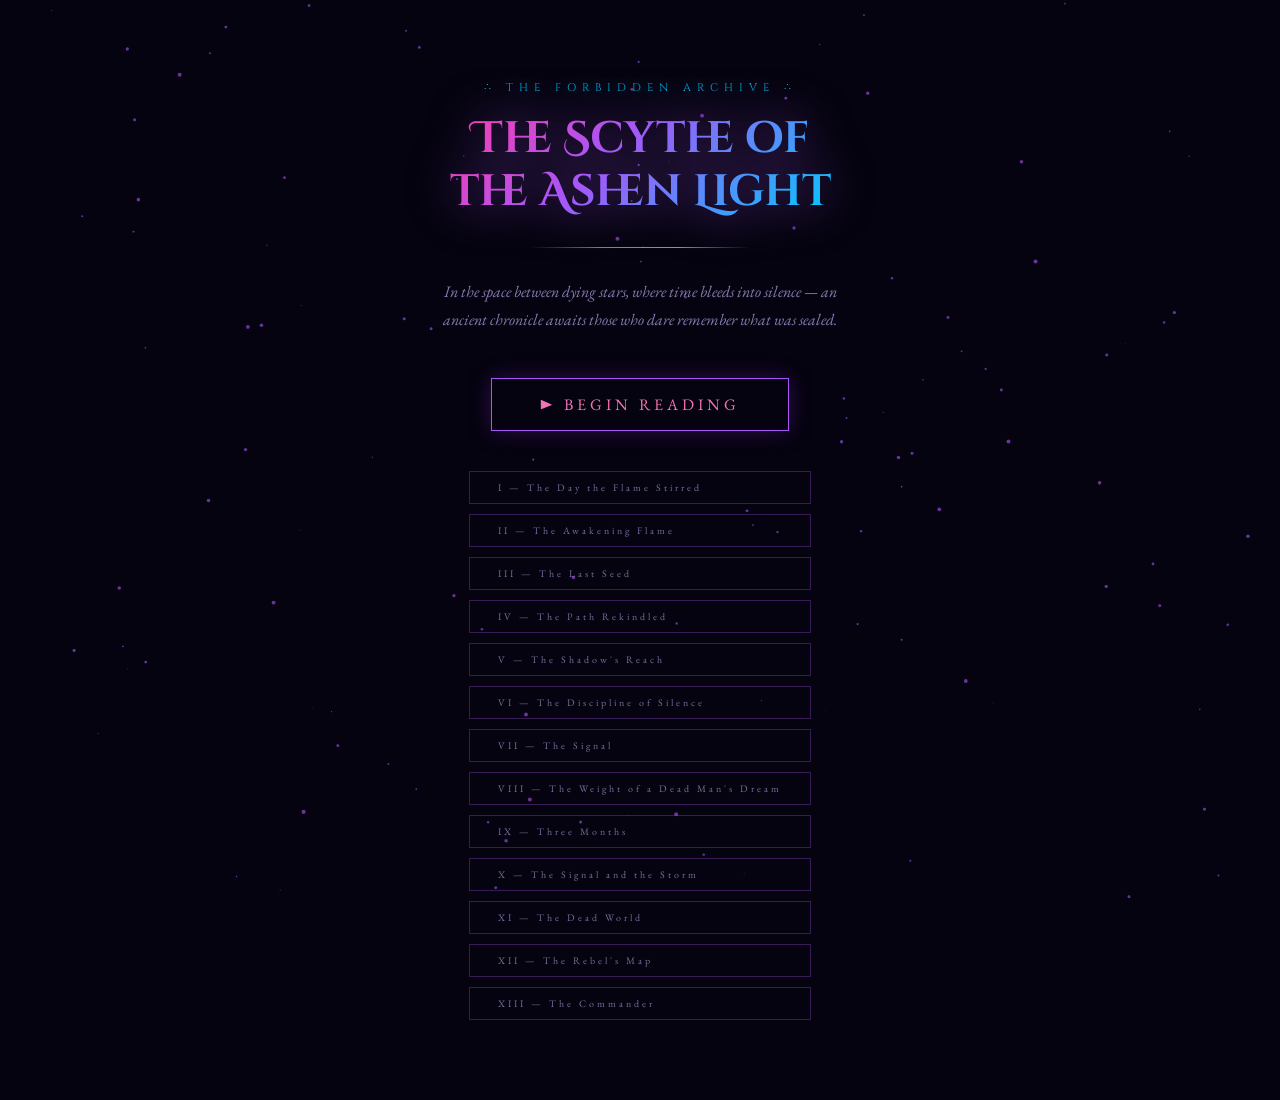
<file: index.html>
<!DOCTYPE html>
<html lang="en">
<head>
<meta charset="UTF-8">
<meta name="viewport" content="width=device-width, initial-scale=1.0">
<title>The Scythe of the Ashen Light</title>

<link href="https://fonts.googleapis.com/css2?family=Cinzel+Decorative:wght@400;700&family=Cinzel:wght@400;600&family=EB+Garamond:ital,wght@0,400;1,400&display=swap" rel="stylesheet">

<style>
*,*::before,*::after{margin:0;padding:0;box-sizing:border-box}

:root{
  --neon-blue:#00c8ff;
  --vivid-purple:#a855f7;
  --neon-pink:#ff3cac;
  --soft-pink:#f472b6;
  --dark-bg:#05030f;
  --blue-glow:0 0 20px rgba(0,200,255,.9),0 0 50px rgba(0,200,255,.4);
  --pink-glow:0 0 20px rgba(255,60,172,.9),0 0 50px rgba(255,60,172,.4);
}

/* ⚡ FIXED SCROLL */
html,body{
  width:100%;
  min-height:100%;
  background:var(--dark-bg);
  font-family:'EB Garamond',serif;
  color:#e8deff;
  overflow-x:hidden;
  overflow-y:auto;
}

/* BACKGROUND CANVAS */
canvas#bg{
  position:fixed;
  top:0;
  left:0;
  width:100%;
  height:100%;
  z-index:0;
  pointer-events:none;
}

#parallax-layer{
  position:fixed;
  inset:0;
  z-index:0;
  pointer-events:none;
  transition:transform .1s ease-out;
}

/* ⚡ FIXED HOME FOR SCROLL */
#home{
  position:relative;
  z-index:1;
  display:flex;
  flex-direction:column;
  align-items:center;
  justify-content:flex-start;
  min-height:100vh;
  padding:80px 20px;
}

/* TITLE */
.archive-subtitle{
  font-family:'Cinzel',serif;
  font-size:11px;
  letter-spacing:6px;
  color:var(--neon-blue);
  text-shadow:var(--blue-glow);
  margin-bottom:18px;
  text-transform:uppercase;
  opacity:.85;
}

.main-title{
  font-family:'Cinzel Decorative',serif;
  font-size:clamp(24px,5vw,44px);
  font-weight:700;
  text-align:center;
  line-height:1.2;
  background:linear-gradient(135deg,#ff3cac 0%,#a855f7 40%,#00c8ff 100%);
  -webkit-background-clip:text;
  -webkit-text-fill-color:transparent;
  filter:drop-shadow(0 0 24px rgba(168,85,247,.7));
  animation:titlePulse 3s ease-in-out infinite;
  margin-bottom:10px;
}

@keyframes titlePulse{
  0%,100%{filter:drop-shadow(0 0 18px rgba(168,85,247,.6))}
  50%{filter:drop-shadow(0 0 40px rgba(255,60,172,.9))}
}

.title-divider{
  width:220px;
  height:1px;
  background:linear-gradient(90deg,transparent,var(--vivid-purple),var(--neon-blue),transparent);
  margin:18px auto 30px;
}

/* DESCRIPTION */
.home-desc{
  font-size:16px;
  color:rgba(200,180,255,.68);
  text-align:center;
  max-width:400px;
  line-height:1.75;
  margin-bottom:44px;
  font-style:italic;
}

/* BUTTON */
.start-btn{
  padding:15px 48px;
  border:1px solid var(--vivid-purple);
  color:var(--soft-pink);
  text-decoration:none;
  text-transform:uppercase;
  letter-spacing:4px;
  transition:0.3s;
  box-shadow:0 0 22px rgba(107,33,168,.4);
}

.start-btn:hover{
  color:white;
  border-color:var(--neon-pink);
  box-shadow:0 0 50px rgba(255,60,172,.7);
  transform:translateY(-3px);
}

/* CHAPTER LIST */
.chapter-list{
  display:flex;
  flex-direction:column;
  gap:10px;
  margin-top:40px;
}

.ch-link{
  font-size:10px;
  letter-spacing:3px;
  padding:9px 28px;
  border:1px solid rgba(168,85,247,.3);
  color:rgba(200,180,255,.6);
  text-decoration:none;
  transition:0.3s;
}

.ch-link:hover{
  color:var(--neon-blue);
  border-color:var(--neon-blue);
  box-shadow:0 0 20px rgba(0,200,255,.4);
}

/* SCROLLBAR (extra flex) */
body::-webkit-scrollbar{
  width:6px;
}

body::-webkit-scrollbar-thumb{
  background:linear-gradient(var(--vivid-purple),var(--neon-blue));
  border-radius:10px;
}

body::-webkit-scrollbar-track{
  background:#05030f;
}
</style>
</head>

<body>

<canvas id="bg"></canvas>
<div id="parallax-layer"></div>

<div id="home">

  <div class="archive-subtitle">∴ The Forbidden Archive ∴</div>

  <h1 class="main-title">
    The Scythe of<br>the Ashen Light
  </h1>

  <div class="title-divider"></div>

  <p class="home-desc">
    In the space between dying stars, where time bleeds into silence — an ancient chronicle awaits those who dare remember what was sealed.
  </p>

  <a class="start-btn" href="chapter1.html">▶ Begin Reading</a>

  <div class="chapter-list">
<a class="ch-link" href="chapter1.html">I — The Day the Flame Stirred</a>
    <a class="ch-link" href="chapter2.html">II — The Awakening Flame</a>
    <a class="ch-link" href="chapter3.html">III — The Last Seed</a>
    <a class="ch-link" href="chapter4.html">IV — The Path Rekindled</a>
    <a class="ch-link" href="chapter5.html">V — The Shadow's Reach</a>
    <a class="ch-link" href="chapter6.html">VI — The Discipline of Silence</a>
    <a class="ch-link" href="chapter7.html">VII — The Signal</a>
    <a class="ch-link" href="chapter8.html">VIII — The Weight of a Dead Man's Dream</a>
    <a class="ch-link" href="chapter9.html">IX — Three Months</a>
    <a class="ch-link" href="chapter10.html">X — The Signal and the Storm</a>
    <a class="ch-link" href="chapter11.html">XI — The Dead World</a>
    <a class="ch-link" href="chapter12.html">XII — The Rebel's Map</a>
    <a class="ch-link" href="chapter13.html">XIII — The Commander</a>
  </div>

</div>

<script>
const canvas=document.getElementById('bg');
const ctx=canvas.getContext('2d');

let W,H,particles=[],clouds=[];

function resize(){
  W=canvas.width=window.innerWidth;
  H=canvas.height=window.innerHeight;
}

function init(){
  particles=[];
  clouds=[];

  for(let i=0;i<120;i++){
    particles.push({
      x:Math.random()*W,
      y:Math.random()*H,
      vx:(Math.random()-.5)*.3,
      vy:(Math.random()-.5)*.2,
      r:Math.random()*1.8+.3
    });
  }
}

function draw(){
  ctx.clearRect(0,0,W,H);
  ctx.fillStyle='#05030f';
  ctx.fillRect(0,0,W,H);

  particles.forEach(p=>{
    ctx.fillStyle='#a855f7';
    ctx.globalAlpha=0.6;
    ctx.beginPath();
    ctx.arc(p.x,p.y,p.r,0,Math.PI*2);
    ctx.fill();
    ctx.globalAlpha=1;

    p.x+=p.vx;
    p.y+=p.vy;

    if(p.x<0)p.x=W;
    if(p.x>W)p.x=0;
    if(p.y<0)p.y=H;
    if(p.y>H)p.y=0;
  });
}

function loop(){
  draw();
  requestAnimationFrame(loop);
}

window.addEventListener('resize',()=>{
  resize();
  init();
});

resize();
init();
loop();
</script>

</body>
</html>
</file>
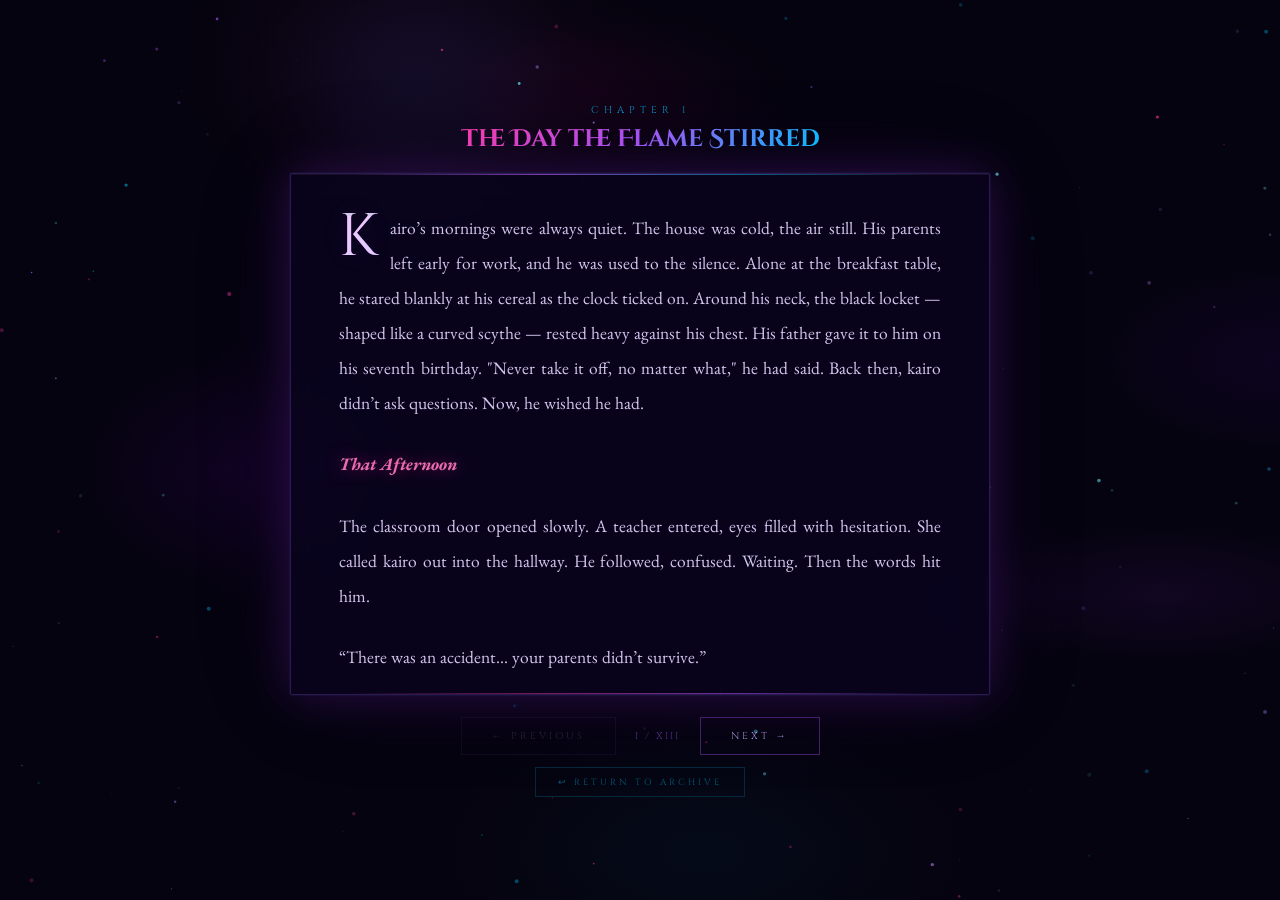
<file: chapter1.html>
<!DOCTYPE html>
<html lang="en">
<head>
<meta charset="UTF-8">
<meta name="viewport" content="width=device-width, initial-scale=1.0">
<title>Chapter 1 — The Day the Flame Stirred | The Scythe of the Ashen Light</title>
<link href="https://fonts.googleapis.com/css2?family=Cinzel+Decorative:wght@400;700&family=Cinzel:wght@400;600&family=EB+Garamond:ital,wght@0,400;1,400&display=swap" rel="stylesheet">
<style>
*,*::before,*::after{margin:0;padding:0;box-sizing:border-box}
:root{--neon-blue:#00c8ff;--vivid-purple:#a855f7;--neon-pink:#ff3cac;--soft-pink:#f472b6;--dark-bg:#05030f;--panel-bg:rgba(10,5,30,.72);--blue-glow:0 0 20px rgba(0,200,255,.9),0 0 50px rgba(0,200,255,.4);--pink-glow:0 0 20px rgba(255,60,172,.9),0 0 50px rgba(255,60,172,.4)}
html,body{width:100%;height:100%;background:var(--dark-bg);font-family:'EB Garamond',serif;color:#e8deff;overflow:hidden}
canvas#bg{position:fixed;top:0;left:0;width:100%;height:100%;z-index:0;pointer-events:none}
#parallax-layer{position:fixed;inset:0;z-index:0;pointer-events:none;transition:transform .1s ease-out}
#reader{position:relative;z-index:1;display:flex;flex-direction:column;align-items:center;justify-content:center;height:100vh;padding:20px;animation:fadeIn .8s ease forwards}
@keyframes fadeIn{from{opacity:0;transform:translateY(12px)}to{opacity:1;transform:translateY(0)}}
.chapter-header{text-align:center;margin-bottom:18px}
.chapter-num{font-family:'Cinzel',serif;font-size:10px;letter-spacing:5px;color:var(--neon-blue);text-transform:uppercase;opacity:.75;margin-bottom:6px}
.chapter-title{font-family:'Cinzel Decorative',serif;font-size:clamp(15px,3vw,24px);background:linear-gradient(135deg,#ff3cac,#a855f7,#00c8ff);-webkit-background-clip:text;-webkit-text-fill-color:transparent;background-clip:text;animation:chPulse 4s ease-in-out infinite}
@keyframes chPulse{0%,100%{filter:drop-shadow(0 0 6px rgba(168,85,247,.4))}50%{filter:drop-shadow(0 0 22px rgba(255,60,172,.85))}}
.glass-panel{width:100%;max-width:700px;max-height:58vh;background:var(--panel-bg);border:1px solid rgba(168,85,247,.25);border-radius:2px;backdrop-filter:blur(20px) saturate(180%);-webkit-backdrop-filter:blur(20px) saturate(180%);padding:36px 48px;overflow-y:auto;position:relative;box-shadow:0 0 0 1px rgba(0,200,255,.05),0 0 44px rgba(107,33,168,.32),0 0 110px rgba(107,33,168,.10),inset 0 1px 0 rgba(255,255,255,.05);animation:flicker 7s ease-in-out infinite;scrollbar-width:thin;scrollbar-color:rgba(168,85,247,.4) transparent}
.glass-panel::-webkit-scrollbar{width:4px}.glass-panel::-webkit-scrollbar-track{background:transparent}.glass-panel::-webkit-scrollbar-thumb{background:rgba(168,85,247,.4);border-radius:2px}
@keyframes flicker{0%,93%,100%{box-shadow:0 0 0 1px rgba(0,200,255,.05),0 0 44px rgba(107,33,168,.32),0 0 110px rgba(107,33,168,.10),inset 0 1px 0 rgba(255,255,255,.05)}96%{box-shadow:0 0 0 1px rgba(0,200,255,.10),0 0 60px rgba(107,33,168,.50),0 0 130px rgba(107,33,168,.18),inset 0 1px 0 rgba(255,255,255,.09)}}
.glass-panel::before{content:'';position:absolute;top:0;left:8%;right:8%;height:1px;background:linear-gradient(90deg,transparent,rgba(168,85,247,.65),rgba(0,200,255,.45),transparent)}
.glass-panel::after{content:'';position:absolute;bottom:0;left:8%;right:8%;height:1px;background:linear-gradient(90deg,transparent,rgba(255,60,172,.45),rgba(168,85,247,.55),transparent)}
.novel-text{font-family:'EB Garamond',serif;font-size:17.5px;line-height:2;color:rgba(230,215,255,.92);text-align:justify;text-shadow:0 0 30px rgba(168,85,247,.12)}
.novel-text p{margin-bottom:1.5em}
.novel-text p:first-child::first-letter{font-family:'Cinzel Decorative',serif;font-size:3.4em;float:left;line-height:.72;margin:6px 12px 0 0;background:linear-gradient(135deg,#ff3cac,#a855f7);-webkit-background-clip:text;-webkit-text-fill-color:transparent;background-clip:text;filter:drop-shadow(0 0 14px rgba(255,60,172,.75))}
.novel-text em{color:rgba(244,114,182,.95);font-style:italic;text-shadow:0 0 16px rgba(255,60,172,.5)}
.nav-controls{display:flex;gap:18px;margin-top:22px;align-items:center}
.nav-btn{font-family:'Cinzel',serif;font-size:10px;letter-spacing:3px;text-transform:uppercase;padding:11px 30px;background:transparent;border:1px solid rgba(168,85,247,.38);color:rgba(200,180,255,.78);cursor:pointer;transition:all .35s ease;text-decoration:none;display:inline-block}
.nav-btn:hover{border-color:var(--neon-pink);color:#fff;box-shadow:0 0 28px rgba(255,60,172,.55),0 0 55px rgba(168,85,247,.25);transform:translateY(-3px);text-shadow:0 0 12px rgba(255,255,255,.7)}
.nav-btn.disabled{opacity:.22;pointer-events:none;cursor:default}
.page-indicator{font-family:'Cinzel',serif;font-size:10px;letter-spacing:2px;color:rgba(168,85,247,.5);min-width:48px;text-align:center}
.back-home-btn{font-family:'Cinzel',serif;font-size:9px;letter-spacing:3px;text-transform:uppercase;padding:8px 22px;background:transparent;border:1px solid rgba(0,200,255,.18);color:rgba(0,200,255,.45);cursor:pointer;transition:all .3s ease;margin-top:12px;text-decoration:none;display:inline-block}
.back-home-btn:hover{color:var(--neon-blue);border-color:var(--neon-blue);box-shadow:0 0 22px rgba(0,200,255,.45);transform:translateY(-2px)}
#page-turn{position:fixed;inset:0;z-index:100;pointer-events:none;display:flex;align-items:center;justify-content:center;opacity:0}
#page-turn.turning{animation:pturn 1s cubic-bezier(.4,0,.2,1) forwards}
@keyframes pturn{0%{opacity:0}20%{opacity:1}80%{opacity:1}100%{opacity:0}}
.pt-veil{position:absolute;inset:0;background:radial-gradient(ellipse at center,rgba(107,33,168,.55) 0%,rgba(5,3,15,.96) 65%,rgba(5,3,15,1) 100%)}
.pt-rune{position:relative;z-index:1;font-family:'Cinzel Decorative',serif;font-size:64px;background:linear-gradient(135deg,#ff3cac,#a855f7,#00c8ff);-webkit-background-clip:text;-webkit-text-fill-color:transparent;background-clip:text;animation:runeAnim 1s ease-in-out forwards;filter:drop-shadow(0 0 32px rgba(168,85,247,1))}
@keyframes runeAnim{0%{transform:rotateX(0) scale(.4);opacity:0}35%{transform:rotateX(-12deg) scale(1.15);opacity:1}65%{transform:rotateX(8deg) scale(1);opacity:1}100%{transform:rotateX(0) scale(.4);opacity:0}}
@media(max-width:600px){.glass-panel{padding:24px 22px;max-height:55vh}.novel-text{font-size:15px;line-height:1.85}.nav-btn{padding:10px 18px;font-size:9px}}
</style>
</head>
<body>
<canvas id="bg" aria-hidden="true"></canvas>
<div id="parallax-layer" aria-hidden="true"></div>

<div id="reader">
  <div class="chapter-header">
    <div class="chapter-num">Chapter 1</div>
    <h1 class="chapter-title">The Day the Flame Stirred</h1>
  </div>
  <div class="glass-panel" id="textPanel">
    <div class="novel-text">
      <p>kairo’s mornings were always quiet. The house was cold, the air still. His parents left early for work, and he was used to the silence. Alone at the breakfast table, he stared blankly at his cereal as the clock ticked on. Around his neck, the black locket — shaped like a curved scythe — rested heavy against his chest. His father gave it to him on his seventh birthday. "Never take it off, no matter what," he had said. Back then, kairo didn’t ask questions. Now, he wished he had. </p>
      
      <p><em><strong>That Afternoon</strong></em></p>
      <p>The classroom door opened slowly. A teacher entered, eyes filled with hesitation. She called kairo out into the hallway. He followed, confused. Waiting. Then the words hit him. </p>
      <p>“There was an accident… your parents didn’t survive.” </p>
      <img src="images/chapter1/1.jpeg" width="100%">
      <p>The world stopped. No screams. No reaction. Just numbness. As if everything inside him shut down. The locket against his chest pulsed faintly — once, like a heartbeat not his own. </p>
      
      <p><em><strong>Days Later</strong></em> </p>
      <p>The funeral was silent. No relatives came. Within the week, kairo was moved to a government-funded orphanage on the city outskirts. His old neighborhood friend, Rivan, arrived a few days later — his parents had moved overseas and left him behind. It was the only familiar face kairo recognized, but even that didn’t matter much anymore. </p>
      <p>He didn’t speak unless necessary. Didn’t eat unless forced. All he did was sit in the corner, clutching the locket tighter each day. </p>
      <p><em><strong>The Incident</strong></em> </p>
      <p>The orphanage wasn’t kind. Boys twice his size treated him like a target. One afternoon, a larger kid approached while the caretakers weren’t watching. </p>
      <p>“What’s with the creepy necklace, huh?” kairo didn’t answer. </p>
      <p>“Fine. I’ll take it myself.” </p>
      
      <p>The boy grabbed the locket. He didn’t even have time to blink before his palm ignited in searing blue fire. He screamed and collapsed to the floor, crying as the skin sizzled. </p>
      <p>Panic erupted. Children ran. Staff rushed in. No one understood what happened. Except kario. Because the moment the bully’s hand touched it — the locket had awakened. </p>
      <img src="images/chapter1/2.jpeg" width="100%">
      
      <p><em><strong>The Choice</strong></em> </p>
      <p>Later that night, alone in his room, Kairo sat on the floor, trembling. The locket was glowing faintly — soft pulses of light, like it was alive. Something inside it was trying to speak. Trying to move. </p>
      <p>“What are you?” he whispered. “Why did you burn him?” </p>
      <p>He clutched it with both hands. The air around him grew warmer. The room darkened at the edges. His breathing slowed. Everything told him to drop it. But he didn’t. Instead, slowly, he pulled the chain from around his neck. The moment the locket left his skin, a shockwave burst from it, blinding him. </p>
      
      <p><em><strong>The Gate Opens</strong></em> </p>
      <p>He fell backward — but not onto the floor. He was floating. </p>
      <img src="images/chapter1/3.jpeg" width="100%">
      <p>Around him, endless void. Dark space. Burning stars scattered across a dead sky. The locket hovered in front of him, glowing violently. A voice echoed through the dark. </p>
      <p>“So... you finally let go.” </p>
      <p>“You, who carries the mark of the Scythe…” </p>
      <p>“You are the Chosen One.” </p>
      <p>kairo's breath caught in his throat. He reached toward the voice. But there was no one there. </p>
      <p>Only the light. And the fire inside it. </p>
    </div>
  </div>
  <nav class="nav-controls">
    <span class="nav-btn disabled">&#8592; Previous</span>
    <span class="page-indicator">I / XIII</span>
    <a class="nav-btn" href="chapter2.html" onclick="navTo(this.href);return false">Next &#8594;</a>
  </nav>
  <a class="back-home-btn" href="index.html">&#8617; Return to Archive</a>
</div>

<div id="page-turn" aria-hidden="true">
  <div class="pt-veil"></div>
  <div class="pt-rune">&#10795;</div>
</div>
<script>

const canvas=document.getElementById('bg'),ctx=canvas.getContext('2d');
let W,H,particles=[],clouds=[];
function resize(){W=canvas.width=window.innerWidth;H=canvas.height=window.innerHeight}
function init(){
  particles=[];clouds=[];
  for(let i=0;i<140;i++)particles.push({x:Math.random()*W,y:Math.random()*H,vx:(Math.random()-.5)*.28,vy:(Math.random()-.5)*.18,r:Math.random()*1.9+.25,a:Math.random()*.65+.15,color:['#a855f7','#00c8ff','#ff3cac','#c084fc','#67e8f9'][Math.floor(Math.random()*5)],p:Math.random()*Math.PI*2,ps:.012+Math.random()*.022});
  const nc=['rgba(107,33,168,','rgba(0,80,180,','rgba(160,20,90,','rgba(60,10,130,','rgba(0,120,160,','rgba(130,0,80,','rgba(80,0,140,'];
  for(let i=0;i<7;i++)clouds.push({x:Math.random()*W,y:Math.random()*H,vx:(Math.random()-.5)*.10,vy:(Math.random()-.5)*.07,rx:100+Math.random()*220,ry:70+Math.random()*150,color:nc[i%nc.length],a:.028+Math.random()*.038});
}
function draw(){
  ctx.clearRect(0,0,W,H);ctx.fillStyle='#05030f';ctx.fillRect(0,0,W,H);
  clouds.forEach(c=>{
    ctx.save();ctx.scale(1,c.ry/c.rx);
    const g=ctx.createRadialGradient(c.x,c.y*(c.rx/c.ry),0,c.x,c.y*(c.rx/c.ry),c.rx);
    g.addColorStop(0,c.color+(c.a*2.2)+')');g.addColorStop(.5,c.color+c.a+')');g.addColorStop(1,'rgba(0,0,0,0)');
    ctx.beginPath();ctx.arc(c.x,c.y*(c.rx/c.ry),c.rx,0,Math.PI*2);ctx.fillStyle=g;ctx.fill();ctx.restore();
    c.x+=c.vx;c.y+=c.vy;
    if(c.x<-c.rx)c.x=W+c.rx;if(c.x>W+c.rx)c.x=-c.rx;if(c.y<-c.ry)c.y=H+c.ry;if(c.y>H+c.ry)c.y=-c.ry;
  });
  particles.forEach(p=>{
    p.p+=p.ps;const a=p.a*(.65+.35*Math.sin(p.p));
    ctx.globalAlpha=a;ctx.beginPath();ctx.arc(p.x,p.y,p.r,0,Math.PI*2);ctx.fillStyle=p.color;ctx.fill();ctx.globalAlpha=1;
    p.x+=p.vx;p.y+=p.vy;
    if(p.x<0)p.x=W;if(p.x>W)p.x=0;if(p.y<0)p.y=H;if(p.y>H)p.y=0;
  });
}
function loop(){draw();requestAnimationFrame(loop)}
document.addEventListener('mousemove',e=>{const mx=(e.clientX/innerWidth-.5)*2,my=(e.clientY/innerHeight-.5)*2;document.getElementById('parallax-layer').style.transform=`translate(${mx*9}px,${my*6}px)`});
function navTo(href){const ov=document.getElementById('page-turn');ov.classList.add('turning');setTimeout(()=>{window.location.href=href},480);}
window.addEventListener('resize',()=>{resize();init()});
resize();init();loop();

document.addEventListener('keydown',e=>{
  if(e.key==='ArrowRight'||e.key==='ArrowDown')navTo('chapter2.html');
});
</script>
</body>
</html>
</file>
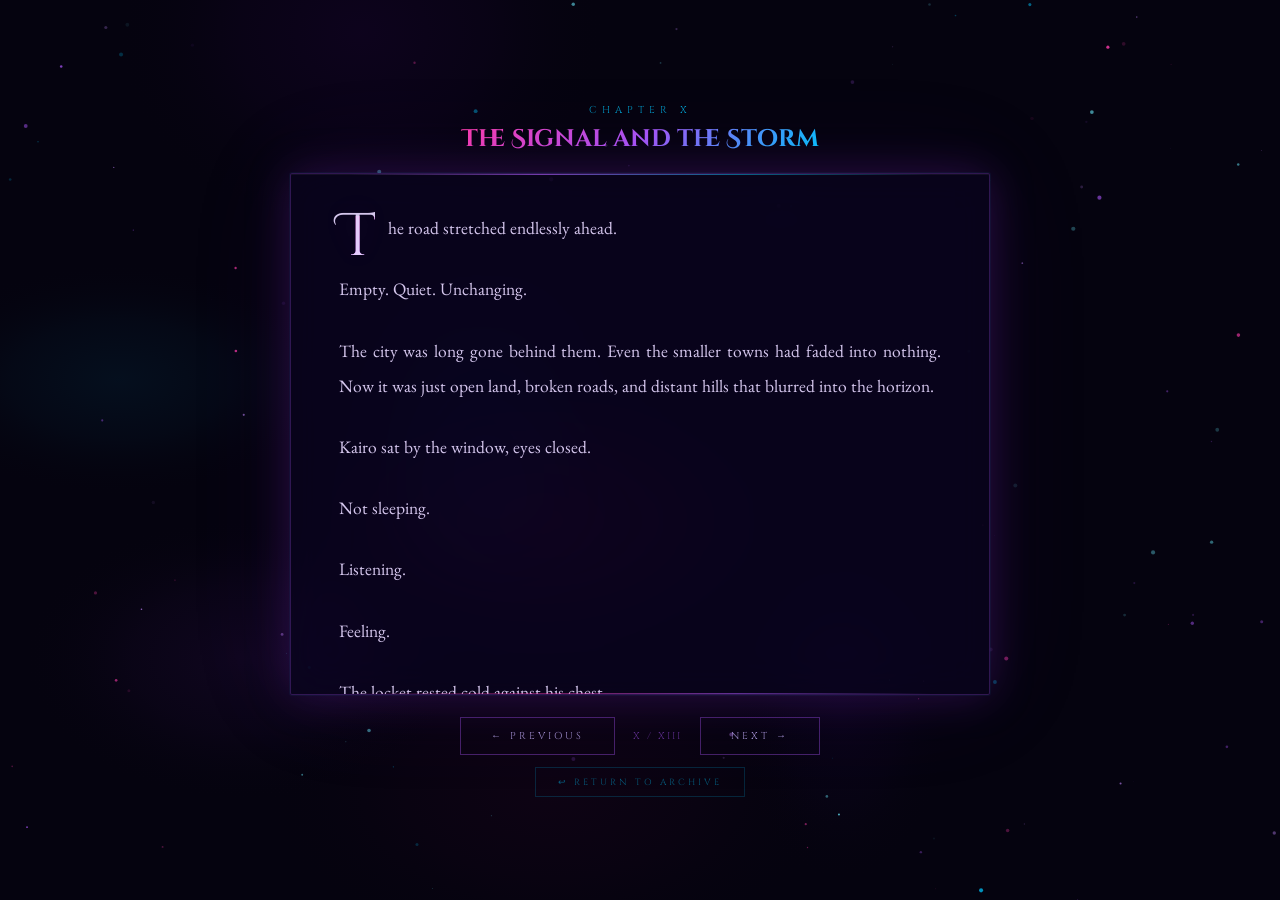
<file: chapter10.html>
<!DOCTYPE html>
<html lang="en">
<head>
<meta charset="UTF-8">
<meta name="viewport" content="width=device-width, initial-scale=1.0">
<title>Chapter 10 — The Signal and the Storm | The Scythe of the Ashen Light</title>
<link href="https://fonts.googleapis.com/css2?family=Cinzel+Decorative:wght@400;700&family=Cinzel:wght@400;600&family=EB+Garamond:ital,wght@0,400;1,400&display=swap" rel="stylesheet">
<style>
*,*::before,*::after{margin:0;padding:0;box-sizing:border-box}
:root{--neon-blue:#00c8ff;--vivid-purple:#a855f7;--neon-pink:#ff3cac;--soft-pink:#f472b6;--dark-bg:#05030f;--panel-bg:rgba(10,5,30,.72);--blue-glow:0 0 20px rgba(0,200,255,.9),0 0 50px rgba(0,200,255,.4);--pink-glow:0 0 20px rgba(255,60,172,.9),0 0 50px rgba(255,60,172,.4)}
html,body{width:100%;height:100%;background:var(--dark-bg);font-family:'EB Garamond',serif;color:#e8deff;overflow:hidden}
canvas#bg{position:fixed;top:0;left:0;width:100%;height:100%;z-index:0;pointer-events:none}
#parallax-layer{position:fixed;inset:0;z-index:0;pointer-events:none;transition:transform .1s ease-out}
#reader{position:relative;z-index:1;display:flex;flex-direction:column;align-items:center;justify-content:center;height:100vh;padding:20px;animation:fadeIn .8s ease forwards}
@keyframes fadeIn{from{opacity:0;transform:translateY(12px)}to{opacity:1;transform:translateY(0)}}
.chapter-header{text-align:center;margin-bottom:18px}
.chapter-num{font-family:'Cinzel',serif;font-size:10px;letter-spacing:5px;color:var(--neon-blue);text-transform:uppercase;opacity:.75;margin-bottom:6px}
.chapter-title{font-family:'Cinzel Decorative',serif;font-size:clamp(15px,3vw,24px);background:linear-gradient(135deg,#ff3cac,#a855f7,#00c8ff);-webkit-background-clip:text;-webkit-text-fill-color:transparent;background-clip:text;animation:chPulse 4s ease-in-out infinite}
@keyframes chPulse{0%,100%{filter:drop-shadow(0 0 6px rgba(168,85,247,.4))}50%{filter:drop-shadow(0 0 22px rgba(255,60,172,.85))}}
.glass-panel{width:100%;max-width:700px;max-height:58vh;background:var(--panel-bg);border:1px solid rgba(168,85,247,.25);border-radius:2px;backdrop-filter:blur(20px) saturate(180%);-webkit-backdrop-filter:blur(20px) saturate(180%);padding:36px 48px;overflow-y:auto;position:relative;box-shadow:0 0 0 1px rgba(0,200,255,.05),0 0 44px rgba(107,33,168,.32),0 0 110px rgba(107,33,168,.10),inset 0 1px 0 rgba(255,255,255,.05);animation:flicker 7s ease-in-out infinite;scrollbar-width:thin;scrollbar-color:rgba(168,85,247,.4) transparent}
.glass-panel::-webkit-scrollbar{width:4px}.glass-panel::-webkit-scrollbar-track{background:transparent}.glass-panel::-webkit-scrollbar-thumb{background:rgba(168,85,247,.4);border-radius:2px}
@keyframes flicker{0%,93%,100%{box-shadow:0 0 0 1px rgba(0,200,255,.05),0 0 44px rgba(107,33,168,.32),0 0 110px rgba(107,33,168,.10),inset 0 1px 0 rgba(255,255,255,.05)}96%{box-shadow:0 0 0 1px rgba(0,200,255,.10),0 0 60px rgba(107,33,168,.50),0 0 130px rgba(107,33,168,.18),inset 0 1px 0 rgba(255,255,255,.09)}}
.glass-panel::before{content:'';position:absolute;top:0;left:8%;right:8%;height:1px;background:linear-gradient(90deg,transparent,rgba(168,85,247,.65),rgba(0,200,255,.45),transparent)}
.glass-panel::after{content:'';position:absolute;bottom:0;left:8%;right:8%;height:1px;background:linear-gradient(90deg,transparent,rgba(255,60,172,.45),rgba(168,85,247,.55),transparent)}
.novel-text{font-family:'EB Garamond',serif;font-size:17.5px;line-height:2;color:rgba(230,215,255,.92);text-align:justify;text-shadow:0 0 30px rgba(168,85,247,.12)}
.novel-text p{margin-bottom:1.5em}
.novel-text p:first-child::first-letter{font-family:'Cinzel Decorative',serif;font-size:3.4em;float:left;line-height:.72;margin:6px 12px 0 0;background:linear-gradient(135deg,#ff3cac,#a855f7);-webkit-background-clip:text;-webkit-text-fill-color:transparent;background-clip:text;filter:drop-shadow(0 0 14px rgba(255,60,172,.75))}
.novel-text em{color:rgba(244,114,182,.95);font-style:italic;text-shadow:0 0 16px rgba(255,60,172,.5)}
.nav-controls{display:flex;gap:18px;margin-top:22px;align-items:center}
.nav-btn{font-family:'Cinzel',serif;font-size:10px;letter-spacing:3px;text-transform:uppercase;padding:11px 30px;background:transparent;border:1px solid rgba(168,85,247,.38);color:rgba(200,180,255,.78);cursor:pointer;transition:all .35s ease;text-decoration:none;display:inline-block}
.nav-btn:hover{border-color:var(--neon-pink);color:#fff;box-shadow:0 0 28px rgba(255,60,172,.55),0 0 55px rgba(168,85,247,.25);transform:translateY(-3px);text-shadow:0 0 12px rgba(255,255,255,.7)}
.nav-btn.disabled{opacity:.22;pointer-events:none;cursor:default}
.page-indicator{font-family:'Cinzel',serif;font-size:10px;letter-spacing:2px;color:rgba(168,85,247,.5);min-width:48px;text-align:center}
.back-home-btn{font-family:'Cinzel',serif;font-size:9px;letter-spacing:3px;text-transform:uppercase;padding:8px 22px;background:transparent;border:1px solid rgba(0,200,255,.18);color:rgba(0,200,255,.45);cursor:pointer;transition:all .3s ease;margin-top:12px;text-decoration:none;display:inline-block}
.back-home-btn:hover{color:var(--neon-blue);border-color:var(--neon-blue);box-shadow:0 0 22px rgba(0,200,255,.45);transform:translateY(-2px)}
#page-turn{position:fixed;inset:0;z-index:100;pointer-events:none;display:flex;align-items:center;justify-content:center;opacity:0}
#page-turn.turning{animation:pturn 1s cubic-bezier(.4,0,.2,1) forwards}
@keyframes pturn{0%{opacity:0}20%{opacity:1}80%{opacity:1}100%{opacity:0}}
.pt-veil{position:absolute;inset:0;background:radial-gradient(ellipse at center,rgba(107,33,168,.55) 0%,rgba(5,3,15,.96) 65%,rgba(5,3,15,1) 100%)}
.pt-rune{position:relative;z-index:1;font-family:'Cinzel Decorative',serif;font-size:64px;background:linear-gradient(135deg,#ff3cac,#a855f7,#00c8ff);-webkit-background-clip:text;-webkit-text-fill-color:transparent;background-clip:text;animation:runeAnim 1s ease-in-out forwards;filter:drop-shadow(0 0 32px rgba(168,85,247,1))}
@keyframes runeAnim{0%{transform:rotateX(0) scale(.4);opacity:0}35%{transform:rotateX(-12deg) scale(1.15);opacity:1}65%{transform:rotateX(8deg) scale(1);opacity:1}100%{transform:rotateX(0) scale(.4);opacity:0}}
@media(max-width:600px){.glass-panel{padding:24px 22px;max-height:55vh}.novel-text{font-size:15px;line-height:1.85}.nav-btn{padding:10px 18px;font-size:9px}}
</style>
</head>
<body>
<canvas id="bg" aria-hidden="true"></canvas>
<div id="parallax-layer" aria-hidden="true"></div>

<div id="reader">
  <div class="chapter-header">
    <div class="chapter-num">Chapter X</div>
    <h1 class="chapter-title">The Signal and the Storm</h1>
  </div>
  <div class="glass-panel" id="textPanel">
    <div class="novel-text">
      <p>The road stretched endlessly ahead.</p>

      <p>Empty. Quiet. Unchanging.</p>

      <p>The city was long gone behind them. Even the smaller towns had faded into nothing. Now it was just open land, broken roads, and distant hills that blurred into the horizon.</p>

      <p>Kairo sat by the window, eyes closed.</p>

      <p>Not sleeping.</p>

      <p>Listening.</p>

      <p>Feeling.</p>

      <p>The locket rested cold against his chest.</p>

      <p>His breathing was slow. Controlled.</p>

      <p>For the past few hours, he hadn’t spoken much. Instead, he focused on something new — something he didn’t fully understand yet.</p>

      <p>The Second Doctrine.</p>

      <p>Or at least… the beginning of it.</p>

      <p>He wasn’t using the scythe. Wasn’t waiting for danger. He was just trying to sense.</p>

      <p>The wind. The vibration of the road. The faint hum of the engine.</p>

      <p>Small things. Almost nothing.</p>

      <p>But something was… changing. Not clear. Not strong. But there.</p>

      <p>Korosu glanced at him from the driver’s seat. “You’ve been doing that for like thirty minutes straight,” he said.</p>

      <p>No response. Kairo didn’t open his eyes.</p>

      <p>Korosu shook his head slightly and looked back at the road. “Yeah… definitely getting weird.”</p>

      <p>Solen sat motionless in the back seat, staring out into the graying landscape. The sky was darkening faster than it should have, thick purple clouds boiling over the crests of the mountains ahead. Lightning flickered inside the heavy mass, silent and pale.</p>

      <p>The GPS on the dashboard gave a sharp beep, the screen blinking red before freezing entirely.</p>

      <p>“Great,” Korosu muttered, tapping the glass. “Signal’s dead. We’re deep enough into the range that satellite coverage is dropping out.”</p>

      <p>“It isn’t the coverage,” Kairo said softly, opening his eyes. The blue tint in his irises flared faintly before settling. “The air... it feels like the bunker when the transceiver calibrated. It’s vibrating.”</p>

      <p>Solen leaned forward, his weathered hands gripping the back of the front seats. “We are close. The confluence point is near the center of the valley ahead. Velran built a secondary array here to monitor the distortion.”</p>

      <p>The car crested the final ridge, and the valley opened up beneath them. It was a massive, rocky bowl, entirely barren of trees. In the dead center stood a jagged spire of black stone, surrounded by three rusting metal towers that looked like ancient radio antennas.</p>

      <p>But they weren’t broadcasting radio waves.</p>

      <p>Arcs of pale blue static were jumping between the towers, snapping through the downpour that had just begun to pelt the car’s windshield.</p>

      <p>Korosu slammed on the brakes, the tires skidding on the mud-slicked asphalt as the car slid to a halt near the edge of the perimeter. “Tell me we aren’t going out there.”</p>

      <p>“We have to,” Kairo said, already opening the door. The cold rain hit him instantly, soaking through his jacket, but he barely felt it. The locket against his skin was burning hot, matching the violent pulses of the stone spire in the distance.</p>

      <p>They rushed toward the base of the central tower, where a small concrete hatch led underground. Korosu pulled out his laptop, shielding it with his coat as he connected to an ancient, weathered interface terminal near the door.</p>

      <p>“The local network is still active,” Korosu shouted over the roar of the thunder. “But the data is completely warped. Something is pushing an immense amount of energy through the rift right now. It’s like a beacon being sent here.”</p>

      <p>Korosu started digging through Velran’s archived files. His screen flickered. Corrupted data. Fragments. Broken logs.</p>

      <p>Then—one file opened. Barely intact.</p>

      <p>Korosu leaned closer. “…I found something.”</p>

      <p>Kairo didn’t move. “Read it.”</p>

      <p>Korosu hesitated for half a second. Then spoke.</p>

      <p>“‘There is a fracture in reality… hidden within the eastern mountain range.’” His voice lowered. “‘It is not natural. It is not stable. It is a passage.’”</p>

      <p>A pause. Korosu swallowed. “‘They are not born here.’”</p>

      <p>Silence. Then the final line. Korosu read it slower. “…‘I found it too late.’” His grip tightened on the laptop. “…‘I never found a way to close it.’”</p>

      <p>No one spoke. The wind moved quietly around them.</p>

      <p>The portal pulsed. Slow. Steady. Endless.</p>

      <p>Kairo stood still, staring into the darkness.</p>

      <p>This wasn’t just training anymore. This wasn’t just survival. This was bigger than everything they thought.</p>

      <p>Beside him, Korosu slowly lowered the laptop.</p>
    </div>
  </div>
  <nav class="nav-controls">
    <a class="nav-btn" href="chapter9.html" onclick="navTo(this.href);return false">← Previous</a>
    <span class="page-indicator">X / XIII</span>
    <a class="nav-btn" href="chapter11.html" onclick="navTo(this.href);return false">Next →</a>
  </nav>
  <a class="back-home-btn" href="index.html">&#8617; Return to Archive</a>
</div>

<div id="page-turn" aria-hidden="true">
  <div class="pt-veil"></div>
  <div class="pt-rune">&#10795;</div>
</div>
<script>

const canvas=document.getElementById('bg'),ctx=canvas.getContext('2d');
let W,H,particles=[],clouds=[];
function resize(){W=canvas.width=window.innerWidth;H=canvas.height=window.innerHeight}
function init(){
  particles=[];clouds=[];
  for(let i=0;i<140;i++)particles.push({x:Math.random()*W,y:Math.random()*H,vx:(Math.random()-.5)*.28,vy:(Math.random()-.5)*.18,r:Math.random()*1.9+.25,a:Math.random()*.65+.15,color:['#a855f7','#00c8ff','#ff3cac','#c084fc','#67e8f9'][Math.floor(Math.random()*5)],p:Math.random()*Math.PI*2,ps:.012+Math.random()*.022});
  const nc=['rgba(107,33,168,','rgba(0,80,180,','rgba(160,20,90,','rgba(60,10,130,','rgba(0,120,160,','rgba(130,0,80,','rgba(80,0,140,'];
  for(let i=0;i<7;i++)clouds.push({x:Math.random()*W,y:Math.random()*H,vx:(Math.random()-.5)*.10,vy:(Math.random()-.5)*.07,rx:100+Math.random()*220,ry:70+Math.random()*150,color:nc[i%nc.length],a:.028+Math.random()*.038});
}
function draw(){
  ctx.clearRect(0,0,W,H);ctx.fillStyle='#05030f';ctx.fillRect(0,0,W,H);
  clouds.forEach(c=>{
    ctx.save();ctx.scale(1,c.ry/c.rx);
    const g=ctx.createRadialGradient(c.x,c.y*(c.rx/c.ry),0,c.x,c.y*(c.rx/c.ry),c.rx);
    g.addColorStop(0,c.color+(c.a*2.2)+')');g.addColorStop(.5,c.color+c.a+')');g.addColorStop(1,'rgba(0,0,0,0)');
    ctx.beginPath();ctx.arc(c.x,c.y*(c.rx/c.ry),c.rx,0,Math.PI*2);ctx.fillStyle=g;ctx.fill();ctx.restore();
    c.x+=c.vx;c.y+=c.vy;
    if(c.x<-c.rx)c.x=W+c.rx;if(c.x>W+c.rx)c.x=-c.rx;if(c.y<-c.ry)c.y=H+c.ry;if(c.y>H+c.ry)c.y=-c.ry;
  });
  particles.forEach(p=>{
    p.p+=p.ps;const a=p.a*(.65+.35*Math.sin(p.p));
    ctx.globalAlpha=a;ctx.beginPath();ctx.arc(p.x,p.y,p.r,0,Math.PI*2);ctx.fillStyle=p.color;ctx.fill();ctx.globalAlpha=1;
    p.x+=p.vx;p.y+=p.vy;
    if(p.x<0)p.x=W;if(p.x>W)p.x=0;if(p.y<0)p.y=H;if(p.y>H)p.y=0;
  });
}
function loop(){draw();requestAnimationFrame(loop)}
document.addEventListener('mousemove',e=>{const mx=(e.clientX/innerWidth-.5)*2,my=(e.clientY/innerHeight-.5)*2;document.getElementById('parallax-layer').style.transform=`translate(${mx*9}px,${my*6}px)`});
function navTo(href){const ov=document.getElementById('page-turn');ov.classList.add('turning');setTimeout(()=>{window.location.href=href},480);}
window.addEventListener('resize',()=>{resize();init()});
resize();init();loop();

document.addEventListener('keydown',e=>{
  if(e.key==='ArrowRight'||e.key==='ArrowDown')navTo('chapter2.html');
});
</script>
</body>
</html>
</file>
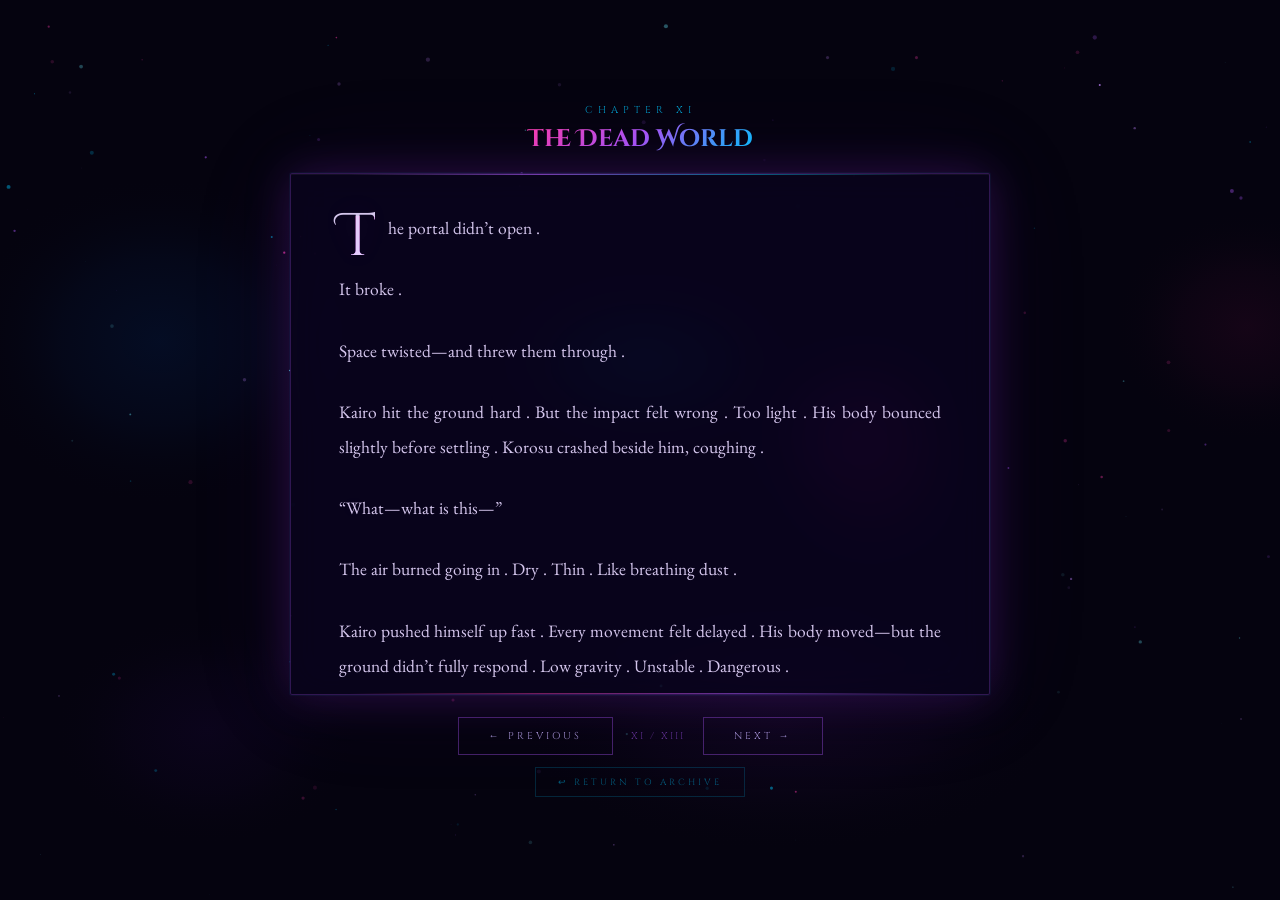
<file: chapter11.html>
<!DOCTYPE html>
<html lang="en">
<head>
<meta charset="UTF-8">
<meta name="viewport" content="width=device-width, initial-scale=1.0">
<title>Chapter 11 — The Dead World | The Scythe of the Ashen Light</title>
<link href="https://fonts.googleapis.com/css2?family=Cinzel+Decorative:wght@400;700&family=Cinzel:wght@400;600&family=EB+Garamond:ital,wght@0,400;1,400&display=swap" rel="stylesheet">
<style>
*,*::before,*::after{margin:0;padding:0;box-sizing:border-box}
:root{--neon-blue:#00c8ff;--vivid-purple:#a855f7;--neon-pink:#ff3cac;--soft-pink:#f472b6;--dark-bg:#05030f;--panel-bg:rgba(10,5,30,.72);--blue-glow:0 0 20px rgba(0,200,255,.9),0 0 50px rgba(0,200,255,.4);--pink-glow:0 0 20px rgba(255,60,172,.9),0 0 50px rgba(255,60,172,.4)}
html,body{width:100%;height:100%;background:var(--dark-bg);font-family:'EB Garamond',serif;color:#e8deff;overflow:hidden}
canvas#bg{position:fixed;top:0;left:0;width:100%;height:100%;z-index:0;pointer-events:none}
#parallax-layer{position:fixed;inset:0;z-index:0;pointer-events:none;transition:transform .1s ease-out}
#reader{position:relative;z-index:1;display:flex;flex-direction:column;align-items:center;justify-content:center;height:100vh;padding:20px;animation:fadeIn .8s ease forwards}
@keyframes fadeIn{from{opacity:0;transform:translateY(12px)}to{opacity:1;transform:translateY(0)}}
.chapter-header{text-align:center;margin-bottom:18px}
.chapter-num{font-family:'Cinzel',serif;font-size:10px;letter-spacing:5px;color:var(--neon-blue);text-transform:uppercase;opacity:.75;margin-bottom:6px}
.chapter-title{font-family:'Cinzel Decorative',serif;font-size:clamp(15px,3vw,24px);background:linear-gradient(135deg,#ff3cac,#a855f7,#00c8ff);-webkit-background-clip:text;-webkit-text-fill-color:transparent;background-clip:text;animation:chPulse 4s ease-in-out infinite}
@keyframes chPulse{0%,100%{filter:drop-shadow(0 0 6px rgba(168,85,247,.4))}50%{filter:drop-shadow(0 0 22px rgba(255,60,172,.85))}}
.glass-panel{width:100%;max-width:700px;max-height:58vh;background:var(--panel-bg);border:1px solid rgba(168,85,247,.25);border-radius:2px;backdrop-filter:blur(20px) saturate(180%);-webkit-backdrop-filter:blur(20px) saturate(180%);padding:36px 48px;overflow-y:auto;position:relative;box-shadow:0 0 0 1px rgba(0,200,255,.05),0 0 44px rgba(107,33,168,.32),0 0 110px rgba(107,33,168,.10),inset 0 1px 0 rgba(255,255,255,.05);animation:flicker 7s ease-in-out infinite;scrollbar-width:thin;scrollbar-color:rgba(168,85,247,.4) transparent}
.glass-panel::-webkit-scrollbar{width:4px}.glass-panel::-webkit-scrollbar-track{background:transparent}.glass-panel::-webkit-scrollbar-thumb{background:rgba(168,85,247,.4);border-radius:2px}
@keyframes flicker{0%,93%,100%{box-shadow:0 0 0 1px rgba(0,200,255,.05),0 0 44px rgba(107,33,168,.32),0 0 110px rgba(107,33,168,.10),inset 0 1px 0 rgba(255,255,255,.05)}96%{box-shadow:0 0 0 1px rgba(0,200,255,.10),0 0 60px rgba(107,33,168,.50),0 0 130px rgba(107,33,168,.18),inset 0 1px 0 rgba(255,255,255,.09)}}
.glass-panel::before{content:'';position:absolute;top:0;left:8%;right:8%;height:1px;background:linear-gradient(90deg,transparent,rgba(168,85,247,.65),rgba(0,200,255,.45),transparent)}
.glass-panel::after{content:'';position:absolute;bottom:0;left:8%;right:8%;height:1px;background:linear-gradient(90deg,transparent,rgba(255,60,172,.45),rgba(168,85,247,.55),transparent)}
.novel-text{font-family:'EB Garamond',serif;font-size:17.5px;line-height:2;color:rgba(230,215,255,.92);text-align:justify;text-shadow:0 0 30px rgba(168,85,247,.12)}
.novel-text p{margin-bottom:1.5em}
.novel-text p:first-child::first-letter{font-family:'Cinzel Decorative',serif;font-size:3.4em;float:left;line-height:.72;margin:6px 12px 0 0;background:linear-gradient(135deg,#ff3cac,#a855f7);-webkit-background-clip:text;-webkit-text-fill-color:transparent;background-clip:text;filter:drop-shadow(0 0 14px rgba(255,60,172,.75))}
.novel-text em{color:rgba(244,114,182,.95);font-style:italic;text-shadow:0 0 16px rgba(255,60,172,.5)}
.nav-controls{display:flex;gap:18px;margin-top:22px;align-items:center}
.nav-btn{font-family:'Cinzel',serif;font-size:10px;letter-spacing:3px;text-transform:uppercase;padding:11px 30px;background:transparent;border:1px solid rgba(168,85,247,.38);color:rgba(200,180,255,.78);cursor:pointer;transition:all .35s ease;text-decoration:none;display:inline-block}
.nav-btn:hover{border-color:var(--neon-pink);color:#fff;box-shadow:0 0 28px rgba(255,60,172,.55),0 0 55px rgba(168,85,247,.25);transform:translateY(-3px);text-shadow:0 0 12px rgba(255,255,255,.7)}
.nav-btn.disabled{opacity:.22;pointer-events:none;cursor:default}
.page-indicator{font-family:'Cinzel',serif;font-size:10px;letter-spacing:2px;color:rgba(168,85,247,.5);min-width:48px;text-align:center}
.back-home-btn{font-family:'Cinzel',serif;font-size:9px;letter-spacing:3px;text-transform:uppercase;padding:8px 22px;background:transparent;border:1px solid rgba(0,200,255,.18);color:rgba(0,200,255,.45);cursor:pointer;transition:all .3s ease;margin-top:12px;text-decoration:none;display:inline-block}
.back-home-btn:hover{color:var(--neon-blue);border-color:var(--neon-blue);box-shadow:0 0 22px rgba(0,200,255,.45);transform:translateY(-2px)}
#page-turn{position:fixed;inset:0;z-index:100;pointer-events:none;display:flex;align-items:center;justify-content:center;opacity:0}
#page-turn.turning{animation:pturn 1s cubic-bezier(.4,0,.2,1) forwards}
@keyframes pturn{0%{opacity:0}20%{opacity:1}80%{opacity:1}100%{opacity:0}}
.pt-veil{position:absolute;inset:0;background:radial-gradient(ellipse at center,rgba(107,33,168,.55) 0%,rgba(5,3,15,.96) 65%,rgba(5,3,15,1) 100%)}
.pt-rune{position:relative;z-index:1;font-family:'Cinzel Decorative',serif;font-size:64px;background:linear-gradient(135deg,#ff3cac,#a855f7,#00c8ff);-webkit-background-clip:text;-webkit-text-fill-color:transparent;background-clip:text;animation:runeAnim 1s ease-in-out forwards;filter:drop-shadow(0 0 32px rgba(168,85,247,1))}
@keyframes runeAnim{0%{transform:rotateX(0) scale(.4);opacity:0}35%{transform:rotateX(-12deg) scale(1.15);opacity:1}65%{transform:rotateX(8deg) scale(1);opacity:1}100%{transform:rotateX(0) scale(.4);opacity:0}}
@media(max-width:600px){.glass-panel{padding:24px 22px;max-height:55vh}.novel-text{font-size:15px;line-height:1.85}.nav-btn{padding:10px 18px;font-size:9px}}
</style>
</head>
<body>
<canvas id="bg" aria-hidden="true"></canvas>
<div id="parallax-layer" aria-hidden="true"></div>

<div id="reader">
  <div class="chapter-header">
    <div class="chapter-num">Chapter XI</div>
    <h1 class="chapter-title">The Dead World</h1>
  </div>
  <div class="glass-panel" id="textPanel">
    <div class="novel-text">
      <p>The portal didn’t open .</p>

      <p>It broke .</p>

      <p>Space twisted—and threw them through .</p>

      <p>Kairo hit the ground hard . But the impact felt wrong . Too light . His body bounced slightly before settling . Korosu crashed beside him, coughing .</p>

      <p>“What—what is this—” </p>

      <p>The air burned going in . Dry . Thin . Like breathing dust .</p>

      <p>Kairo pushed himself up fast . Every movement felt delayed . His body moved—but the ground didn’t fully respond . Low gravity . Unstable . Dangerous .</p>

      <p>He looked up . Open land . No cover .</p>

      <p>“Move.” </p>

      <p>He grabbed Korosu and pulled him low . They ran . Or tried to . Each step carried them too far, their balance constantly shifting . Half-running, half-floating .</p>

      <p>Solen moved ahead of them . Perfect . Silent . Untouched by the world around him .</p>

      <p>They reached a cluster of massive rocks and pressed against them . Breathing uneven . Waiting . Seconds passed . Nothing came . No sound . No movement .</p>

      <p>Kairo exhaled slowly . “…We’re not seen.” Barely .</p>

      <p>He looked out . And went still .</p>

      <p>The world was dead . Not destroyed . Not ruined . Just… empty . Endless brown terrain stretched in every direction . Dust storms moved sideways across the land, cutting through the air like curtains . Black rock formations rose from the ground—sharp, uneven, unnatural .</p>

      <p>Then—the castle .</p>

      <p>Kairo’s focus locked . It wasn’t just massive . It was overwhelming . Dark stone rising into the sky until it disappeared into the storm above . No windows . No light . Just presence . Like it existed to crush everything beneath it .</p>

      <p>Beside it—a settlement . Smaller, but still large . Clusters of structures carved from the same dark rock . Cold . Silent .</p>

      <p>And between them—movement . Dozens of shadow figures . No chaos . No randomness . They were working .</p>

      <p>Korosu carefully opened his laptop . “Please work…” The screen flickered . Lagged . Then stabilized . He exhaled . “Okay… got it.” </p>

      <p>He started scanning . Tracking . Zooming in . “They’re mining,” he said .</p>

      <p>Kairo narrowed his eyes . The shadows dug deep into the ground, pulling something out . A substance . Dark . Faintly glowing . It pulsed softly . Like it was alive .</p>

      <p>Solen spoke . “That is what keeps him breathing.” </p>

      <p>Kairo didn’t look away . “The Destroyer?” </p>

      <p>“Yes.” Solen’s voice remained steady . “He is not truly immortal . Not without the Origin Crystal .”</p>

      <p>Korosu glanced up . “So this thing—” </p>

      <p>“—is sustaining him,” Solen finished . “Without it, he decays .”</p>

      <p>“How fast?” </p>

      <p>“Days . Perhaps hours .”</p>

      <p>Silence fell . Kairo stared at the mining operation again . The endless digging . The constant movement . This wasn’t dominance . It was survival .</p>

      <p>“…He’s dependent,” Kairo said quietly .</p>

      <p>No one disagreed .</p>

      <p>“We move closer,” Kairo said .</p>

      <p>Korosu turned immediately . “That’s not a plan—that’s suicide .”</p>

      <p>Kairo had already started moving . Solen followed without a word . Korosu stared at them, then grabbed his laptop . “…I hate both of you .”</p>

      <p>They moved low . Careful . Rock to rock . Using dust storms as cover . Every step had to be controlled . The gravity kept pulling them off rhythm .</p>

      <p>The castle grew larger . Heavier . More suffocating . They could hear it now . The settlement . Voices . Not human . But structured . Alive .</p>

      <p>Then—a figure stepped out . Directly in front of them .</p>

      <p>Kairo stopped instantly . His hand moved toward the locket . The figure froze too . Not a shadow . Something else . Smaller . Wrapped in worn layers of cloth . Its face partially hidden .</p>

      <p>But its eyes—wide . Alert . It saw them . All of them .</p>

      <p>Time stretched . One second too long .</p>

      <p>Then—it moved . Fast . It grabbed Kairo’s arm . Grip tight . Urgent .</p>

      <p>“Wait—!” </p>

      <p>Korosu stepped forward—too late . The figure pulled them behind the rocks—then down .</p>

      <p>They dropped into darkness . Sliding through a narrow passage . Until—they landed .</p>

      <p>A small underground chamber . Dim light filled the space—glowing stones embedded into the walls . The air felt thicker here . Easier . Safer .</p>

      <p>The figure stood in front of them . Breathing fast . Watching them closely . Fear in its eyes . But something else too . Recognition .</p>

      <p>Its gaze locked onto Kairo’s chest . The locket . It stepped closer . Slowly . Then spoke .</p>

      <p>The language was wrong . Unfamiliar .</p>

      <p>Korosu frowned . “I don’t understand that .”</p>

      <p>Solen didn’t move . Didn’t react . Then slowly—he turned to Kairo .</p>

      <p>“It says…” A pause . “…it has been waiting .”</p>

      <p>Kairo’s eyes narrowed . “For us? ”</p>

      <p>Solen shook his head . “No .” His voice dropped . “For the scythe .”</p>
    </div>
  </div>
  <nav class="nav-controls">
    <a class="nav-btn" href="chapter10.html" onclick="navTo(this.href);return false">← Previous</a>
    <span class="page-indicator">XI / XIII</span>
    <a class="nav-btn" href="chapter12.html" onclick="navTo(this.href);return false">Next →</a>
  </nav>
  <a class="back-home-btn" href="index.html">&#8617; Return to Archive</a>
</div>

<div id="page-turn" aria-hidden="true">
  <div class="pt-veil"></div>
  <div class="pt-rune">&#10795;</div>
</div>
<script>

const canvas=document.getElementById('bg'),ctx=canvas.getContext('2d');
let W,H,particles=[],clouds=[];
function resize(){W=canvas.width=window.innerWidth;H=canvas.height=window.innerHeight}
function init(){
  particles=[];clouds=[];
  for(let i=0;i<140;i++)particles.push({x:Math.random()*W,y:Math.random()*H,vx:(Math.random()-.5)*.28,vy:(Math.random()-.5)*.18,r:Math.random()*1.9+.25,a:Math.random()*.65+.15,color:['#a855f7','#00c8ff','#ff3cac','#c084fc','#67e8f9'][Math.floor(Math.random()*5)],p:Math.random()*Math.PI*2,ps:.012+Math.random()*.022});
  const nc=['rgba(107,33,168,','rgba(0,80,180,','rgba(160,20,90,','rgba(60,10,130,','rgba(0,120,160,','rgba(130,0,80,','rgba(80,0,140,'];
  for(let i=0;i<7;i++)clouds.push({x:Math.random()*W,y:Math.random()*H,vx:(Math.random()-.5)*.10,vy:(Math.random()-.5)*.07,rx:100+Math.random()*220,ry:70+Math.random()*150,color:nc[i%nc.length],a:.028+Math.random()*.038});
}
function draw(){
  ctx.clearRect(0,0,W,H);ctx.fillStyle='#05030f';ctx.fillRect(0,0,W,H);
  clouds.forEach(c=>{
    ctx.save();ctx.scale(1,c.ry/c.rx);
    const g=ctx.createRadialGradient(c.x,c.y*(c.rx/c.ry),0,c.x,c.y*(c.rx/c.ry),c.rx);
    g.addColorStop(0,c.color+(c.a*2.2)+')');g.addColorStop(.5,c.color+c.a+')');g.addColorStop(1,'rgba(0,0,0,0)');
    ctx.beginPath();ctx.arc(c.x,c.y*(c.rx/c.ry),c.rx,0,Math.PI*2);ctx.fillStyle=g;ctx.fill();ctx.restore();
    c.x+=c.vx;c.y+=c.vy;
    if(c.x<-c.rx)c.x=W+c.rx;if(c.x>W+c.rx)c.x=-c.rx;if(c.y<-c.ry)c.y=H+c.ry;if(c.y>H+c.ry)c.y=-c.ry;
  });
  particles.forEach(p=>{
    p.p+=p.ps;const a=p.a*(.65+.35*Math.sin(p.p));
    ctx.globalAlpha=a;ctx.beginPath();ctx.arc(p.x,p.y,p.r,0,Math.PI*2);ctx.fillStyle=p.color;ctx.fill();ctx.globalAlpha=1;
    p.x+=p.vx;p.y+=p.vy;
    if(p.x<0)p.x=W;if(p.x>W)p.x=0;if(p.y<0)p.y=H;if(p.y>H)p.y=0;
  });
}
function loop(){draw();requestAnimationFrame(loop)}
document.addEventListener('mousemove',e=>{const mx=(e.clientX/innerWidth-.5)*2,my=(e.clientY/innerHeight-.5)*2;document.getElementById('parallax-layer').style.transform=`translate(${mx*9}px,${my*6}px)`});
function navTo(href){const ov=document.getElementById('page-turn');ov.classList.add('turning');setTimeout(()=>{window.location.href=href},480);}
window.addEventListener('resize',()=>{resize();init()});
resize();init();loop();

document.addEventListener('keydown',e=>{
  if(e.key==='ArrowRight'||e.key==='ArrowDown')navTo('chapter2.html');
});
</script>
</body>
</html>
</file>
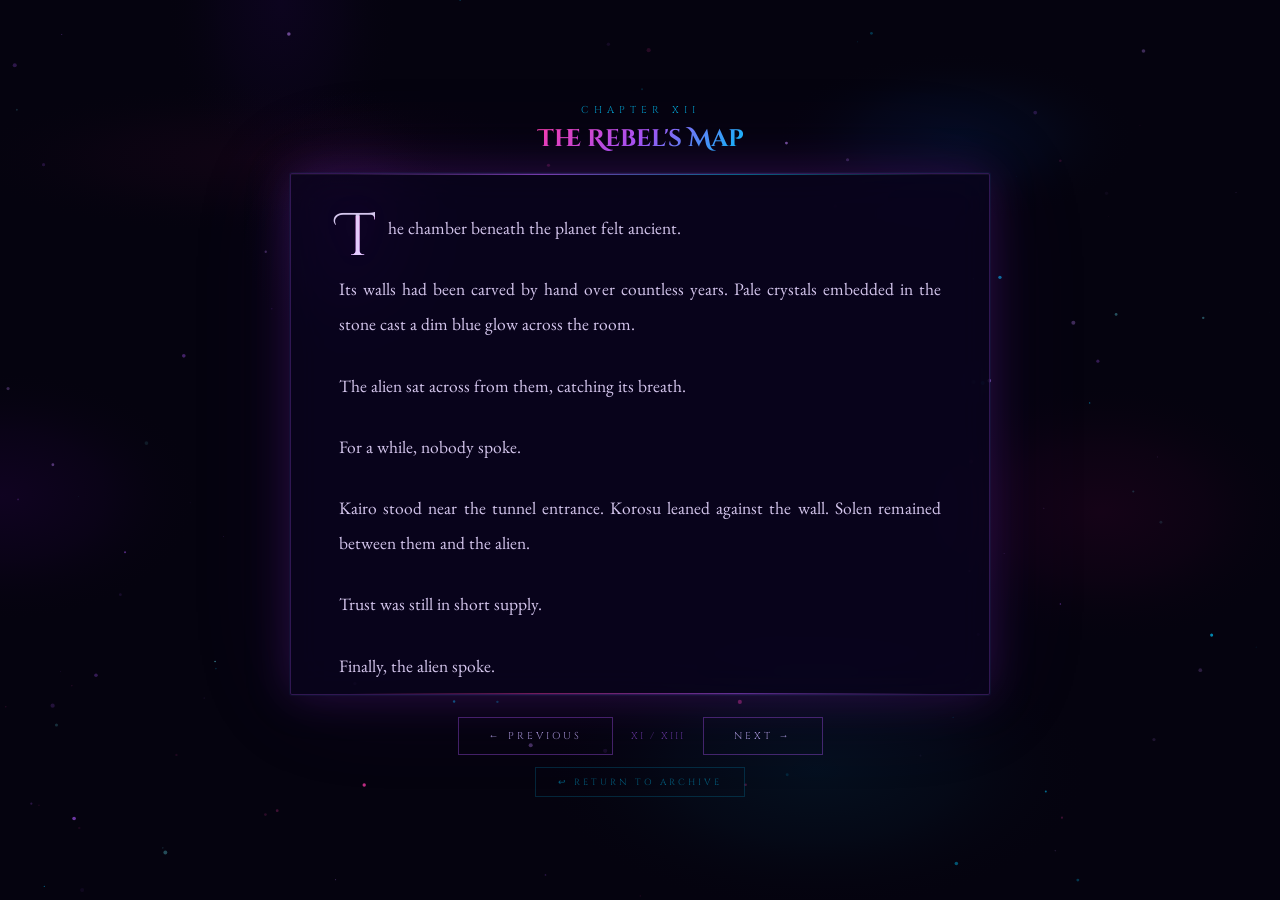
<file: chapter12.html>
<!DOCTYPE html>
<html lang="en">
<head>
<meta charset="UTF-8">
<meta name="viewport" content="width=device-width, initial-scale=1.0">
<title>Chapter 12 — The Rebel's Map | The Scythe of the Ashen Light</title>
<link href="https://fonts.googleapis.com/css2?family=Cinzel+Decorative:wght@400;700&family=Cinzel:wght@400;600&family=EB+Garamond:ital,wght@0,400;1,400&display=swap" rel="stylesheet">
<style>
*,*::before,*::after{margin:0;padding:0;box-sizing:border-box}
:root{--neon-blue:#00c8ff;--vivid-purple:#a855f7;--neon-pink:#ff3cac;--soft-pink:#f472b6;--dark-bg:#05030f;--panel-bg:rgba(10,5,30,.72);--blue-glow:0 0 20px rgba(0,200,255,.9),0 0 50px rgba(0,200,255,.4);--pink-glow:0 0 20px rgba(255,60,172,.9),0 0 50px rgba(255,60,172,.4)}
html,body{width:100%;height:100%;background:var(--dark-bg);font-family:'EB Garamond',serif;color:#e8deff;overflow:hidden}
canvas#bg{position:fixed;top:0;left:0;width:100%;height:100%;z-index:0;pointer-events:none}
#parallax-layer{position:fixed;inset:0;z-index:0;pointer-events:none;transition:transform .1s ease-out}
#reader{position:relative;z-index:1;display:flex;flex-direction:column;align-items:center;justify-content:center;height:100vh;padding:20px;animation:fadeIn .8s ease forwards}
@keyframes fadeIn{from{opacity:0;transform:translateY(12px)}to{opacity:1;transform:translateY(0)}}
.chapter-header{text-align:center;margin-bottom:18px}
.chapter-num{font-family:'Cinzel',serif;font-size:10px;letter-spacing:5px;color:var(--neon-blue);text-transform:uppercase;opacity:.75;margin-bottom:6px}
.chapter-title{font-family:'Cinzel Decorative',serif;font-size:clamp(15px,3vw,24px);background:linear-gradient(135deg,#ff3cac,#a855f7,#00c8ff);-webkit-background-clip:text;-webkit-text-fill-color:transparent;background-clip:text;animation:chPulse 4s ease-in-out infinite}
@keyframes chPulse{0%,100%{filter:drop-shadow(0 0 6px rgba(168,85,247,.4))}50%{filter:drop-shadow(0 0 22px rgba(255,60,172,.85))}}
.glass-panel{width:100%;max-width:700px;max-height:58vh;background:var(--panel-bg);border:1px solid rgba(168,85,247,.25);border-radius:2px;backdrop-filter:blur(20px) saturate(180%);-webkit-backdrop-filter:blur(20px) saturate(180%);padding:36px 48px;overflow-y:auto;position:relative;box-shadow:0 0 0 1px rgba(0,200,255,.05),0 0 44px rgba(107,33,168,.32),0 0 110px rgba(107,33,168,.10),inset 0 1px 0 rgba(255,255,255,.05);animation:flicker 7s ease-in-out infinite;scrollbar-width:thin;scrollbar-color:rgba(168,85,247,.4) transparent}
.glass-panel::-webkit-scrollbar{width:4px}.glass-panel::-webkit-scrollbar-track{background:transparent}.glass-panel::-webkit-scrollbar-thumb{background:rgba(168,85,247,.4);border-radius:2px}
@keyframes flicker{0%,93%,100%{box-shadow:0 0 0 1px rgba(0,200,255,.05),0 0 44px rgba(107,33,168,.32),0 0 110px rgba(107,33,168,.10),inset 0 1px 0 rgba(255,255,255,.05)}96%{box-shadow:0 0 0 1px rgba(0,200,255,.10),0 0 60px rgba(107,33,168,.50),0 0 130px rgba(107,33,168,.18),inset 0 1px 0 rgba(255,255,255,.09)}}
.glass-panel::before{content:'';position:absolute;top:0;left:8%;right:8%;height:1px;background:linear-gradient(90deg,transparent,rgba(168,85,247,.65),rgba(0,200,255,.45),transparent)}
.glass-panel::after{content:'';position:absolute;bottom:0;left:8%;right:8%;height:1px;background:linear-gradient(90deg,transparent,rgba(255,60,172,.45),rgba(168,85,247,.55),transparent)}
.novel-text{font-family:'EB Garamond',serif;font-size:17.5px;line-height:2;color:rgba(230,215,255,.92);text-align:justify;text-shadow:0 0 30px rgba(168,85,247,.12)}
.novel-text p{margin-bottom:1.5em}
.novel-text p:first-child::first-letter{font-family:'Cinzel Decorative',serif;font-size:3.4em;float:left;line-height:.72;margin:6px 12px 0 0;background:linear-gradient(135deg,#ff3cac,#a855f7);-webkit-background-clip:text;-webkit-text-fill-color:transparent;background-clip:text;filter:drop-shadow(0 0 14px rgba(255,60,172,.75))}
.novel-text em{color:rgba(244,114,182,.95);font-style:italic;text-shadow:0 0 16px rgba(255,60,172,.5)}
.nav-controls{display:flex;gap:18px;margin-top:22px;align-items:center}
.nav-btn{font-family:'Cinzel',serif;font-size:10px;letter-spacing:3px;text-transform:uppercase;padding:11px 30px;background:transparent;border:1px solid rgba(168,85,247,.38);color:rgba(200,180,255,.78);cursor:pointer;transition:all .35s ease;text-decoration:none;display:inline-block}
.nav-btn:hover{border-color:var(--neon-pink);color:#fff;box-shadow:0 0 28px rgba(255,60,172,.55),0 0 55px rgba(168,85,247,.25);transform:translateY(-3px);text-shadow:0 0 12px rgba(255,255,255,.7)}
.nav-btn.disabled{opacity:.22;pointer-events:none;cursor:default}
.page-indicator{font-family:'Cinzel',serif;font-size:10px;letter-spacing:2px;color:rgba(168,85,247,.5);min-width:48px;text-align:center}
.back-home-btn{font-family:'Cinzel',serif;font-size:9px;letter-spacing:3px;text-transform:uppercase;padding:8px 22px;background:transparent;border:1px solid rgba(0,200,255,.18);color:rgba(0,200,255,.45);cursor:pointer;transition:all .3s ease;margin-top:12px;text-decoration:none;display:inline-block}
.back-home-btn:hover{color:var(--neon-blue);border-color:var(--neon-blue);box-shadow:0 0 22px rgba(0,200,255,.45);transform:translateY(-2px)}
#page-turn{position:fixed;inset:0;z-index:100;pointer-events:none;display:flex;align-items:center;justify-content:center;opacity:0}
#page-turn.turning{animation:pturn 1s cubic-bezier(.4,0,.2,1) forwards}
@keyframes pturn{0%{opacity:0}20%{opacity:1}80%{opacity:1}100%{opacity:0}}
.pt-veil{position:absolute;inset:0;background:radial-gradient(ellipse at center,rgba(107,33,168,.55) 0%,rgba(5,3,15,.96) 65%,rgba(5,3,15,1) 100%)}
.pt-rune{position:relative;z-index:1;font-family:'Cinzel Decorative',serif;font-size:64px;background:linear-gradient(135deg,#ff3cac,#a855f7,#00c8ff);-webkit-background-clip:text;-webkit-text-fill-color:transparent;background-clip:text;animation:runeAnim 1s ease-in-out forwards;filter:drop-shadow(0 0 32px rgba(168,85,247,1))}
@keyframes runeAnim{0%{transform:rotateX(0) scale(.4);opacity:0}35%{transform:rotateX(-12deg) scale(1.15);opacity:1}65%{transform:rotateX(8deg) scale(1);opacity:1}100%{transform:rotateX(0) scale(.4);opacity:0}}
@media(max-width:600px){.glass-panel{padding:24px 22px;max-height:55vh}.novel-text{font-size:15px;line-height:1.85}.nav-btn{padding:10px 18px;font-size:9px}}
</style>
</head>
<body>
<canvas id="bg" aria-hidden="true"></canvas>
<div id="parallax-layer" aria-hidden="true"></div>

<div id="reader">
  <div class="chapter-header">
    <div class="chapter-num">Chapter XII</div>
    <h1 class="chapter-title">The Rebel's Map</h1>
  </div>
  <div class="glass-panel" id="textPanel">
    <div class="novel-text">
      <p>The chamber beneath the planet felt ancient.</p>

      <p>Its walls had been carved by hand over countless years. Pale crystals embedded in the stone cast a dim blue glow across the room.</p>

      <p>The alien sat across from them, catching its breath.</p>

      <p>For a while, nobody spoke.</p>

      <p>Kairo stood near the tunnel entrance. Korosu leaned against the wall. Solen remained between them and the alien.</p>

      <p>Trust was still in short supply.</p>

      <p>Finally, the alien spoke.</p>

      <p>Its language sounded strange and ancient.</p>

      <p>Solen frowned. “I know this language.”</p>

      <p>The alien's eyes widened.</p>

      <p>After a short exchange, Solen turned back. “It has a name I can't properly pronounce. We'll call it Rael.”</p>

      <p>The creature nodded.</p>

      <p>Rael had once belonged to a resistance that spanned multiple planets. They fought against the Destroyer for years. Eventually, he hunted them down. Some were executed. Others vanished. Very few survived. Rael was one of them.</p>

      <p>For years it had lived beneath this planet, secretly watching the empire's operations and mapping everything it could. Then Kairo arrived. The moment the Scythe of Ashen Light crossed through the portal, Rael felt it.</p>

      <p>Rael stood up slowly, gesturing for them to follow toward a large stone slab in the corner of the room. It brushed away a layer of fine dust, revealing a detailed map carved into the surface.</p>

      <p>The map didn’t show land or geography. It showed energy lines. Orbits. Networks. It was a complete blueprint of the system’s primary relay networks, centering entirely around the massive castle above them.</p>

      <p>Korosu stepped closer, pulling out his laptop to take a photograph of the carvings. “This… this matches Velran's global grid schematic from the bunker. The architecture is identical. He wasn't just tracking a rift on Earth; he was mapping the network connected to this specific location.”</p>

      <p>Rael spoke, its low voice accompanied by a sequence of hand gestures. It pointed to the central spire of the castle on the map, then pointed upward toward the ceiling.</p>

      <p>Solen's face darkened. “The scythe is being detected.”</p>

      <p>Ancient sensors inside the castle were tracking energy anomalies. Every minute Kairo remained on the planet, the signal became clearer.</p>

      <p>“How long do we have?” Korosu asked.</p>

      <p>Solen listened to Rael's answer. “Maybe an hour.”</p>

      <p>Silence filled the room.</p>

      <p>“What happens then?”</p>

      <p>Rael spoke a single sentence. Solen translated quietly. “They send the shadow commanders.”</p>

      <p>The way he said it was enough. Whatever they were, they were far beyond anything Kairo had faced before.</p>

      <p>As they prepared to leave, Rael looked directly at Kairo and spoke one final time. Solen listened carefully, then translated.</p>

      <p>“The resistance believed the scythe would never choose another bearer. They believed Velran was the last. They believed the Destroyer had already won.”</p>

      <p>Rael's pale eyes never left him. Then came the question.</p>

      <p>“Are you ready?”</p>

      <p>Kairo looked at the map. At Korosu. At Solen. At the impossible journey ahead.</p>

      <p>Finally, he met Rael's gaze.</p>
    </div>
  </div>
  <nav class="nav-controls">
    <a class="nav-btn" href="chapter11.html" onclick="navTo(this.href);return false">← Previous</a>
    <span class="page-indicator">XI / XIII</span>
    <a class="nav-btn" href="chapter13.html" onclick="navTo(this.href);return false">Next →</a>
  </nav>
  <a class="back-home-btn" href="index.html">&#8617; Return to Archive</a>
</div>

<div id="page-turn" aria-hidden="true">
  <div class="pt-veil"></div>
  <div class="pt-rune">&#10795;</div>
</div>
<script>

const canvas=document.getElementById('bg'),ctx=canvas.getContext('2d');
let W,H,particles=[],clouds=[];
function resize(){W=canvas.width=window.innerWidth;H=canvas.height=window.innerHeight}
function init(){
  particles=[];clouds=[];
  for(let i=0;i<140;i++)particles.push({x:Math.random()*W,y:Math.random()*H,vx:(Math.random()-.5)*.28,vy:(Math.random()-.5)*.18,r:Math.random()*1.9+.25,a:Math.random()*.65+.15,color:['#a855f7','#00c8ff','#ff3cac','#c084fc','#67e8f9'][Math.floor(Math.random()*5)],p:Math.random()*Math.PI*2,ps:.012+Math.random()*.022});
  const nc=['rgba(107,33,168,','rgba(0,80,180,','rgba(160,20,90,','rgba(60,10,130,','rgba(0,120,160,','rgba(130,0,80,','rgba(80,0,140,'];
  for(let i=0;i<7;i++)clouds.push({x:Math.random()*W,y:Math.random()*H,vx:(Math.random()-.5)*.10,vy:(Math.random()-.5)*.07,rx:100+Math.random()*220,ry:70+Math.random()*150,color:nc[i%nc.length],a:.028+Math.random()*.038});
}
function draw(){
  ctx.clearRect(0,0,W,H);ctx.fillStyle='#05030f';ctx.fillRect(0,0,W,H);
  clouds.forEach(c=>{
    ctx.save();ctx.scale(1,c.ry/c.rx);
    const g=ctx.createRadialGradient(c.x,c.y*(c.rx/c.ry),0,c.x,c.y*(c.rx/c.ry),c.rx);
    g.addColorStop(0,c.color+(c.a*2.2)+')');g.addColorStop(.5,c.color+c.a+')');g.addColorStop(1,'rgba(0,0,0,0)');
    ctx.beginPath();ctx.arc(c.x,c.y*(c.rx/c.ry),c.rx,0,Math.PI*2);ctx.fillStyle=g;ctx.fill();ctx.restore();
    c.x+=c.vx;c.y+=c.vy;
    if(c.x<-c.rx)c.x=W+c.rx;if(c.x>W+c.rx)c.x=-c.rx;if(c.y<-c.ry)c.y=H+c.ry;if(c.y>H+c.ry)c.y=-c.ry;
  });
  particles.forEach(p=>{
    p.p+=p.ps;const a=p.a*(.65+.35*Math.sin(p.p));
    ctx.globalAlpha=a;ctx.beginPath();ctx.arc(p.x,p.y,p.r,0,Math.PI*2);ctx.fillStyle=p.color;ctx.fill();ctx.globalAlpha=1;
    p.x+=p.vx;p.y+=p.vy;
    if(p.x<0)p.x=W;if(p.x>W)p.x=0;if(p.y<0)p.y=H;if(p.y>H)p.y=0;
  });
}
function loop(){draw();requestAnimationFrame(loop)}
document.addEventListener('mousemove',e=>{const mx=(e.clientX/innerWidth-.5)*2,my=(e.clientY/innerHeight-.5)*2;document.getElementById('parallax-layer').style.transform=`translate(${mx*9}px,${my*6}px)`});
function navTo(href){const ov=document.getElementById('page-turn');ov.classList.add('turning');setTimeout(()=>{window.location.href=href},480);}
window.addEventListener('resize',()=>{resize();init()});
resize();init();loop();

document.addEventListener('keydown',e=>{
  if(e.key==='ArrowRight'||e.key==='ArrowDown')navTo('chapter2.html');
});
</script>
</body>
</html>
</file>
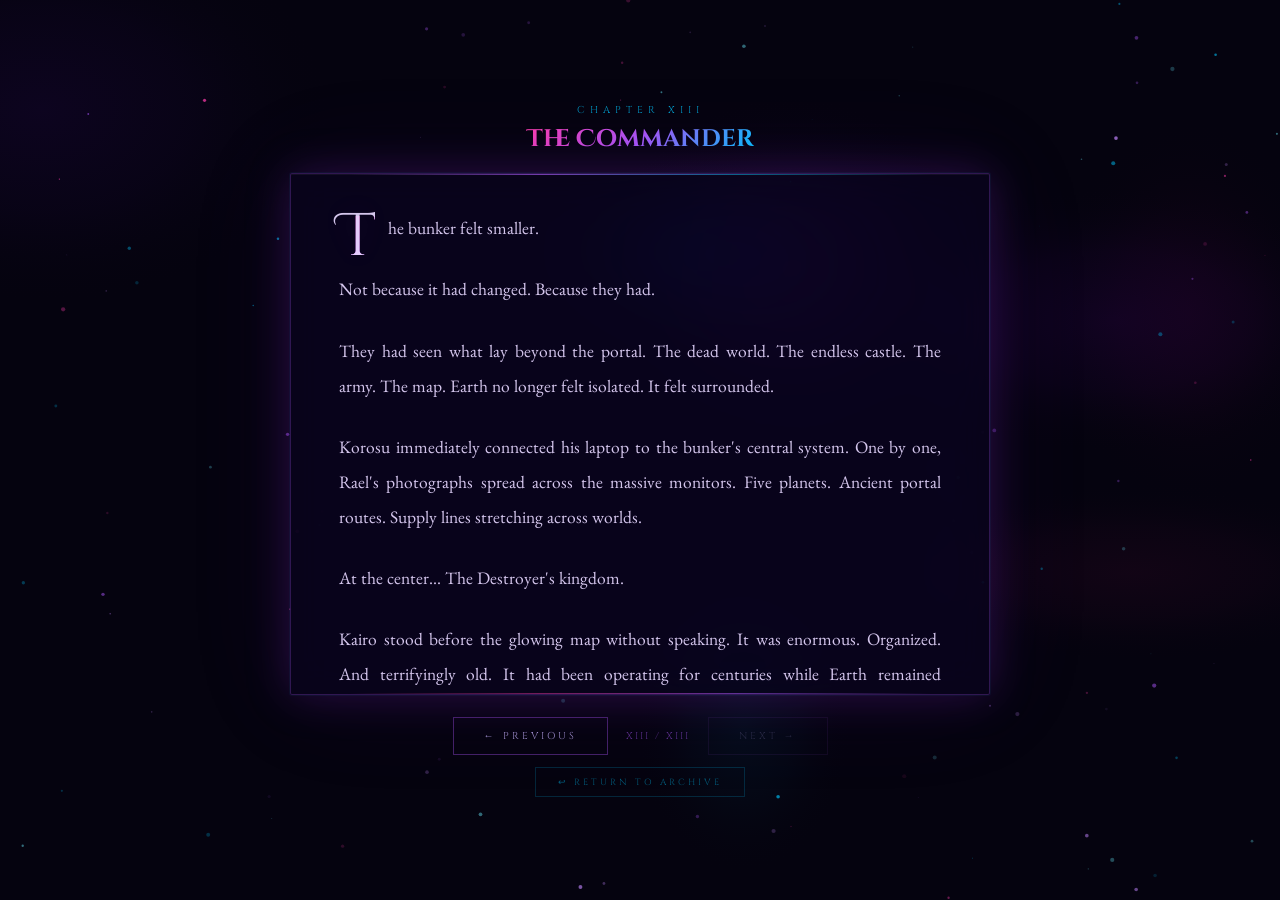
<file: chapter13.html>
<!DOCTYPE html>
<html lang="en">
<head>
<meta charset="UTF-8">
<meta name="viewport" content="width=device-width, initial-scale=1.0">
<title>Chapter 13 — The Commander | The Scythe of the Ashen Light</title>
<link href="https://fonts.googleapis.com/css2?family=Cinzel+Decorative:wght@400;700&family=Cinzel:wght@400;600&family=EB+Garamond:ital,wght@0,400;1,400&display=swap" rel="stylesheet">
<style>
*,*::before,*::after{margin:0;padding:0;box-sizing:border-box}
:root{--neon-blue:#00c8ff;--vivid-purple:#a855f7;--neon-pink:#ff3cac;--soft-pink:#f472b6;--dark-bg:#05030f;--panel-bg:rgba(10,5,30,.72);--blue-glow:0 0 20px rgba(0,200,255,.9),0 0 50px rgba(0,200,255,.4);--pink-glow:0 0 20px rgba(255,60,172,.9),0 0 50px rgba(255,60,172,.4)}
html,body{width:100%;height:100%;background:var(--dark-bg);font-family:'EB Garamond',serif;color:#e8deff;overflow:hidden}
canvas#bg{position:fixed;top:0;left:0;width:100%;height:100%;z-index:0;pointer-events:none}
#parallax-layer{position:fixed;inset:0;z-index:0;pointer-events:none;transition:transform .1s ease-out}
#reader{position:relative;z-index:1;display:flex;flex-direction:column;align-items:center;justify-content:center;height:100vh;padding:20px;animation:fadeIn .8s ease forwards}
@keyframes fadeIn{from{opacity:0;transform:translateY(12px)}to{opacity:1;transform:translateY(0)}}
.chapter-header{text-align:center;margin-bottom:18px}
.chapter-num{font-family:'Cinzel',serif;font-size:10px;letter-spacing:5px;color:var(--neon-blue);text-transform:uppercase;opacity:.75;margin-bottom:6px}
.chapter-title{font-family:'Cinzel Decorative',serif;font-size:clamp(15px,3vw,24px);background:linear-gradient(135deg,#ff3cac,#a855f7,#00c8ff);-webkit-background-clip:text;-webkit-text-fill-color:transparent;background-clip:text;animation:chPulse 4s ease-in-out infinite}
@keyframes chPulse{0%,100%{filter:drop-shadow(0 0 6px rgba(168,85,247,.4))}50%{filter:drop-shadow(0 0 22px rgba(255,60,172,.85))}}
.glass-panel{width:100%;max-width:700px;max-height:58vh;background:var(--panel-bg);border:1px solid rgba(168,85,247,.25);border-radius:2px;backdrop-filter:blur(20px) saturate(180%);-webkit-backdrop-filter:blur(20px) saturate(180%);padding:36px 48px;overflow-y:auto;position:relative;box-shadow:0 0 0 1px rgba(0,200,255,.05),0 0 44px rgba(107,33,168,.32),0 0 110px rgba(107,33,168,.10),inset 0 1px 0 rgba(255,255,255,.05);animation:flicker 7s ease-in-out infinite;scrollbar-width:thin;scrollbar-color:rgba(168,85,247,.4) transparent}
.glass-panel::-webkit-scrollbar{width:4px}.glass-panel::-webkit-scrollbar-track{background:transparent}.glass-panel::-webkit-scrollbar-thumb{background:rgba(168,85,247,.4);border-radius:2px}
@keyframes flicker{0%,93%,100%{box-shadow:0 0 0 1px rgba(0,200,255,.05),0 0 44px rgba(107,33,168,.32),0 0 110px rgba(107,33,168,.10),inset 0 1px 0 rgba(255,255,255,.05)}96%{box-shadow:0 0 0 1px rgba(0,200,255,.10),0 0 60px rgba(107,33,168,.50),0 0 130px rgba(107,33,168,.18),inset 0 1px 0 rgba(255,255,255,.09)}}
.glass-panel::before{content:'';position:absolute;top:0;left:8%;right:8%;height:1px;background:linear-gradient(90deg,transparent,rgba(168,85,247,.65),rgba(0,200,255,.45),transparent)}
.glass-panel::after{content:'';position:absolute;bottom:0;left:8%;right:8%;height:1px;background:linear-gradient(90deg,transparent,rgba(255,60,172,.45),rgba(168,85,247,.55),transparent)}
.novel-text{font-family:'EB Garamond',serif;font-size:17.5px;line-height:2;color:rgba(230,215,255,.92);text-align:justify;text-shadow:0 0 30px rgba(168,85,247,.12)}
.novel-text p{margin-bottom:1.5em}
.novel-text p:first-child::first-letter{font-family:'Cinzel Decorative',serif;font-size:3.4em;float:left;line-height:.72;margin:6px 12px 0 0;background:linear-gradient(135deg,#ff3cac,#a855f7);-webkit-background-clip:text;-webkit-text-fill-color:transparent;background-clip:text;filter:drop-shadow(0 0 14px rgba(255,60,172,.75))}
.novel-text em{color:rgba(244,114,182,.95);font-style:italic;text-shadow:0 0 16px rgba(255,60,172,.5)}
.nav-controls{display:flex;gap:18px;margin-top:22px;align-items:center}
.nav-btn{font-family:'Cinzel',serif;font-size:10px;letter-spacing:3px;text-transform:uppercase;padding:11px 30px;background:transparent;border:1px solid rgba(168,85,247,.38);color:rgba(200,180,255,.78);cursor:pointer;transition:all .35s ease;text-decoration:none;display:inline-block}
.nav-btn:hover{border-color:var(--neon-pink);color:#fff;box-shadow:0 0 28px rgba(255,60,172,.55),0 0 55px rgba(168,85,247,.25);transform:translateY(-3px);text-shadow:0 0 12px rgba(255,255,255,.7)}
.nav-btn.disabled{opacity:.22;pointer-events:none;cursor:default}
.page-indicator{font-family:'Cinzel',serif;font-size:10px;letter-spacing:2px;color:rgba(168,85,247,.5);min-width:48px;text-align:center}
.back-home-btn{font-family:'Cinzel',serif;font-size:9px;letter-spacing:3px;text-transform:uppercase;padding:8px 22px;background:transparent;border:1px solid rgba(0,200,255,.18);color:rgba(0,200,255,.45);cursor:pointer;transition:all .3s ease;margin-top:12px;text-decoration:none;display:inline-block}
.back-home-btn:hover{color:var(--neon-blue);border-color:var(--neon-blue);box-shadow:0 0 22px rgba(0,200,255,.45);transform:translateY(-2px)}
#page-turn{position:fixed;inset:0;z-index:100;pointer-events:none;display:flex;align-items:center;justify-content:center;opacity:0}
#page-turn.turning{animation:pturn 1s cubic-bezier(.4,0,.2,1) forwards}
@keyframes pturn{0%{opacity:0}20%{opacity:1}80%{opacity:1}100%{opacity:0}}
.pt-veil{position:absolute;inset:0;background:radial-gradient(ellipse at center,rgba(107,33,168,.55) 0%,rgba(5,3,15,.96) 65%,rgba(5,3,15,1) 100%)}
.pt-rune{position:relative;z-index:1;font-family:'Cinzel Decorative',serif;font-size:64px;background:linear-gradient(135deg,#ff3cac,#a855f7,#00c8ff);-webkit-background-clip:text;-webkit-text-fill-color:transparent;background-clip:text;animation:runeAnim 1s ease-in-out forwards;filter:drop-shadow(0 0 32px rgba(168,85,247,1))}
@keyframes runeAnim{0%{transform:rotateX(0) scale(.4);opacity:0}35%{transform:rotateX(-12deg) scale(1.15);opacity:1}65%{transform:rotateX(8deg) scale(1);opacity:1}100%{transform:rotateX(0) scale(.4);opacity:0}}
@media(max-width:600px){.glass-panel{padding:24px 22px;max-height:55vh}.novel-text{font-size:15px;line-height:1.85}.nav-btn{padding:10px 18px;font-size:9px}}
</style>
</head>
<body>
<canvas id="bg" aria-hidden="true"></canvas>
<div id="parallax-layer" aria-hidden="true"></div>

<div id="reader">
  <div class="chapter-header">
    <div class="chapter-num">Chapter XIII</div>
    <h1 class="chapter-title">The Commander</h1>
  </div>
  <div class="glass-panel" id="textPanel">
    <div class="novel-text">
      <p>The bunker felt smaller.</p>

      <p>Not because it had changed. Because they had.</p>

      <p>They had seen what lay beyond the portal. The dead world. The endless castle. The army. The map. Earth no longer felt isolated. It felt surrounded.</p>

      <p>Korosu immediately connected his laptop to the bunker's central system. One by one, Rael's photographs spread across the massive monitors. Five planets. Ancient portal routes. Supply lines stretching across worlds.</p>

      <p>At the center… The Destroyer's kingdom.</p>

      <p>Kairo stood before the glowing map without speaking. It was enormous. Organized. And terrifyingly old. It had been operating for centuries while Earth remained completely unaware.</p>

      <p>Across the room, Solen sat silently. His expression was unreadable. But there was weight behind his eyes. He had translated every word Rael spoke. He understood better than anyone what that alien had sacrificed.</p>

      <p>Korosu finally broke the silence. “…We left them behind.”</p>

      <p>Nobody answered. Kairo kept staring at the map.</p>

      <p>“We're going back,” his voice was quiet. “When we're strong enough.”</p>

      <p>Korosu looked at him. “And when is that?”</p>

      <p>Silence. Kairo didn't know. And pretending he did would have been worse. The guilt settled into the room. Not as regret. As purpose.</p>

      <p>Hours passed. Korosu cross-referenced Rael's map with Velran's archives. Patterns slowly appeared.</p>

      <p>“The planets aren't equal,” Korosu muttered. “They're all at different stages.” He highlighted several worlds. “These are fully conquered.” Another. “Still under invasion.”</p>

      <p>Then the smallest planet. Almost empty. “No mining. No castle. Almost no activity.”</p>

      <p>Solen leaned forward, only slightly. But Kairo noticed. “You know this place.”</p>

      <p>Solen nodded once. “It was the first world he conquered.”</p>

      <p>Korosu frowned. “Then why is it abandoned?”</p>

      <p>Solen's eyes remained fixed on the screen. “Because there was nothing left to take.”</p>

      <p>Silence filled the bunker. A dead planet. Completely hollow. A glimpse of Earth's future.</p>

      <p>A warning alarm interrupted the room. Korosu turned sharply. One of the portal monitors flashed. Small energy spikes. Regular. Rhythmic. Almost… intentional.</p>

      <p>“This started six hours ago,” Korosu said. “…Right after we came back.”</p>

      <p>Kairo stepped beside him. “So they followed us.”</p>

      <p>Korosu didn't answer. He didn't need to.</p>

      <p>The mountain cameras activated automatically. The portal stood motionless. Then—someone stepped through. No explosion. No flash. No sound. It simply appeared. Tall. Cloaked. Completely still.</p>

      <p>Nothing like the shadow creatures. It wasn't made of instinct. It radiated intelligence. Patience. Authority. Like a commander inspecting a battlefield.</p>

      <p>Slowly… it turned. And looked directly into the camera.</p>

      <p>Korosu instinctively lowered his laptop screen. “…It knew.”</p>

      <p>Solen's voice was barely above a whisper. “Commander.”</p>

      <p>Kairo looked toward him. “What is it?”</p>

      <p>“The Destroyer only sends commanders when something truly concerns him.”</p>

      <p>Korosu swallowed. “…Us?”</p>

      <p>“You reached his world. You found the portal. You found Rael. And you carry the Scythe of Ashen Light.” A long silence followed. “He is no longer underestimating you.”</p>

      <p>The commander found the bunker within the hour. Not through the entrance. Through the rock itself. Stone rippled like water. The figure stepped into the training hall. Waiting.</p>

      <p>Kairo was already there. He had sensed it. Not with sight. Not with sound. Something deeper. A faint pressure. A disturbance. The Second Doctrine… beginning to awaken.</p>

      <p>The scythe materialized. Blue light filled the hall. The commander studied the blade. Then spoke. Its voice sounded like many voices layered together.</p>

      <p>“So… Velran's successor.” A pause. “Smaller than expected.”</p>

      <p>It vanished. Kairo barely raised the scythe in time. The impact exploded through his arms. His feet slid backward.</p>

      <p>The second strike came immediately. Too fast. He dodged—but the commander had predicted it. Its blade cut across his shoulder and launched him into the wall. Pain surged through his body.</p>

      <p>He forced himself back up. Again. Again. Again. Every exchange pushed him further back. The commander never wasted movement. Every strike had purpose. Every feint became another attack.</p>

      <p>Kairo found an opening—just a second—thanks to Korosu slamming another switch. He grabbed the scythe with every ounce of strength he had left, surging into one final strike. Blue fire exploded along the blade. The commander blocked—but the impact forced it backward.</p>

      <p>For the first time… it hesitated. It looked at the scythe. Then at Kairo.</p>

      <p>“The Doctrine… is incomplete. But it exists.”</p>

      <p>Without another word, its body dissolved into shadow. Gone. Not defeated. Reporting.</p>

      <p>Silence returned. Kairo lay on the floor, staring at the ceiling. Korosu hurried over, checking his injuries. “Nothing broken,” he sighed. “But you're going to hate tomorrow.”</p>

      <p>Solen stood quietly at the doorway.</p>

      <p>Kairo finally spoke. “I couldn't beat it.”</p>

      <p>“No.”</p>

      <p>“It'll come back.”</p>

      <p>“Yes.”</p>

      <p>“And next time…”</p>

      <p>“…it won't come alone.”</p>

      <p>Solen nodded once. Kairo slowly pushed himself upright, his shoulder trembling.</p>
    </div>
  </div>
  <nav class="nav-controls">
    <a class="nav-btn" href="chapter12.html" onclick="navTo(this.href);return false">&#8592; Previous</a>
    <span class="page-indicator">XIII / XIII</span>
    <span class="nav-btn disabled">Next &#8594;</span>
  </nav>
  <a class="back-home-btn" href="index.html">&#8617; Return to Archive</a>
</div>

<div id="page-turn" aria-hidden="true">
  <div class="pt-veil"></div>
  <div class="pt-rune">&#10795;</div>
</div>
<script>

const canvas=document.getElementById('bg'),ctx=canvas.getContext('2d');
let W,H,particles=[],clouds=[];
function resize(){W=canvas.width=window.innerWidth;H=canvas.height=window.innerHeight}
function init(){
  particles=[];clouds=[];
  for(let i=0;i<140;i++)particles.push({x:Math.random()*W,y:Math.random()*H,vx:(Math.random()-.5)*.28,vy:(Math.random()-.5)*.18,r:Math.random()*1.9+.25,a:Math.random()*.65+.15,color:['#a855f7','#00c8ff','#ff3cac','#c084fc','#67e8f9'][Math.floor(Math.random()*5)],p:Math.random()*Math.PI*2,ps:.012+Math.random()*.022});
  const nc=['rgba(107,33,168,','rgba(0,80,180,','rgba(160,20,90,','rgba(60,10,130,','rgba(0,120,160,','rgba(130,0,80,','rgba(80,0,140,'];
  for(let i=0;i<7;i++)clouds.push({x:Math.random()*W,y:Math.random()*H,vx:(Math.random()-.5)*.10,vy:(Math.random()-.5)*.07,rx:100+Math.random()*220,ry:70+Math.random()*150,color:nc[i%nc.length],a:.028+Math.random()*.038});
}
function draw(){
  ctx.clearRect(0,0,W,H);ctx.fillStyle='#05030f';ctx.fillRect(0,0,W,H);
  clouds.forEach(c=>{
    ctx.save();ctx.scale(1,c.ry/c.rx);
    const g=ctx.createRadialGradient(c.x,c.y*(c.rx/c.ry),0,c.x,c.y*(c.rx/c.ry),c.rx);
    g.addColorStop(0,c.color+(c.a*2.2)+')');g.addColorStop(.5,c.color+c.a+')');g.addColorStop(1,'rgba(0,0,0,0)');
    ctx.beginPath();ctx.arc(c.x,c.y*(c.rx/c.ry),c.rx,0,Math.PI*2);ctx.fillStyle=g;ctx.fill();ctx.restore();
    c.x+=c.vx;c.y+=c.vy;
    if(c.x<-c.rx)c.x=W+c.rx;if(c.x>W+c.rx)c.x=-c.rx;if(c.y<-c.ry)c.y=H+c.ry;if(c.y>H+c.ry)c.y=-c.ry;
  });
  particles.forEach(p=>{
    p.p+=p.ps;const a=p.a*(.65+.35*Math.sin(p.p));
    ctx.globalAlpha=a;ctx.beginPath();ctx.arc(p.x,p.y,p.r,0,Math.PI*2);ctx.fillStyle=p.color;ctx.fill();ctx.globalAlpha=1;
    p.x+=p.vx;p.y+=p.vy;
    if(p.x<0)p.x=W;if(p.x>W)p.x=0;if(p.y<0)p.y=H;if(p.y>H)p.y=0;
  });
}
function loop(){draw();requestAnimationFrame(loop)}
document.addEventListener('mousemove',e=>{const mx=(e.clientX/innerWidth-.5)*2,my=(e.clientY/innerHeight-.5)*2;document.getElementById('parallax-layer').style.transform=`translate(${mx*9}px,${my*6}px)`});
function navTo(href){const ov=document.getElementById('page-turn');ov.classList.add('turning');setTimeout(()=>{window.location.href=href},480);}
window.addEventListener('resize',()=>{resize();init()});
resize();init();loop();

document.addEventListener('keydown',e=>{
  if(e.key==='ArrowRight'||e.key==='ArrowDown')navTo('chapter2.html');
});
</script>
</body>
</html>
</file>
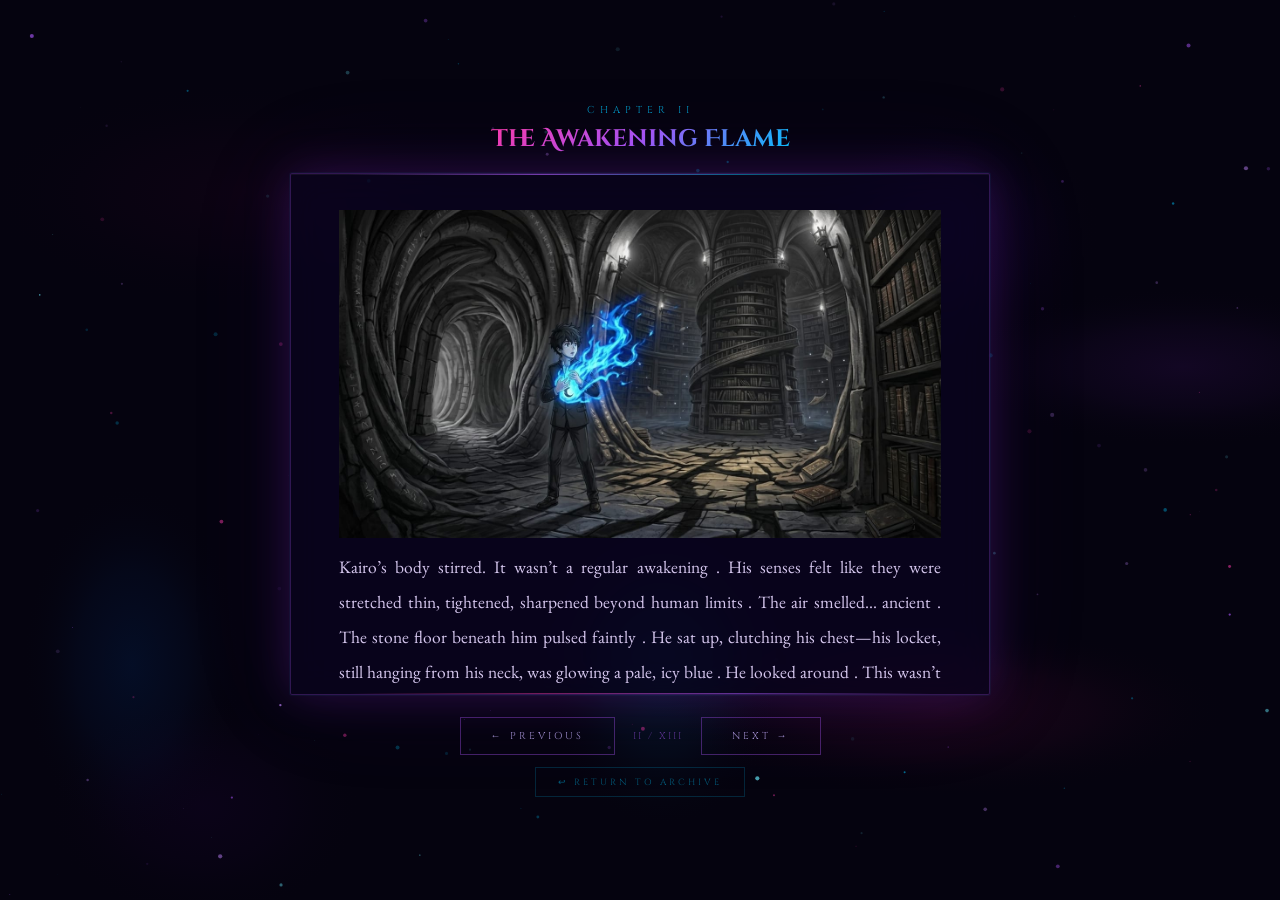
<file: chapter2.html>
<!DOCTYPE html>
<html lang="en">
<head>
<meta charset="UTF-8">
<meta name="viewport" content="width=device-width, initial-scale=1.0">
<title>Chapter 2 — The Awakening Flame | The Scythe of the Ashen Light</title>
<link href="https://fonts.googleapis.com/css2?family=Cinzel+Decorative:wght@400;700&family=Cinzel:wght@400;600&family=EB+Garamond:ital,wght@0,400;1,400&display=swap" rel="stylesheet">
<style>
*,*::before,*::after{margin:0;padding:0;box-sizing:border-box}
:root{--neon-blue:#00c8ff;--vivid-purple:#a855f7;--neon-pink:#ff3cac;--soft-pink:#f472b6;--dark-bg:#05030f;--panel-bg:rgba(10,5,30,.72);--blue-glow:0 0 20px rgba(0,200,255,.9),0 0 50px rgba(0,200,255,.4);--pink-glow:0 0 20px rgba(255,60,172,.9),0 0 50px rgba(255,60,172,.4)}
html,body{width:100%;height:100%;background:var(--dark-bg);font-family:'EB Garamond',serif;color:#e8deff;overflow:hidden}
canvas#bg{position:fixed;top:0;left:0;width:100%;height:100%;z-index:0;pointer-events:none}
#parallax-layer{position:fixed;inset:0;z-index:0;pointer-events:none;transition:transform .1s ease-out}
#reader{position:relative;z-index:1;display:flex;flex-direction:column;align-items:center;justify-content:center;height:100vh;padding:20px;animation:fadeIn .8s ease forwards}
@keyframes fadeIn{from{opacity:0;transform:translateY(12px)}to{opacity:1;transform:translateY(0)}}
.chapter-header{text-align:center;margin-bottom:18px}
.chapter-num{font-family:'Cinzel',serif;font-size:10px;letter-spacing:5px;color:var(--neon-blue);text-transform:uppercase;opacity:.75;margin-bottom:6px}
.chapter-title{font-family:'Cinzel Decorative',serif;font-size:clamp(15px,3vw,24px);background:linear-gradient(135deg,#ff3cac,#a855f7,#00c8ff);-webkit-background-clip:text;-webkit-text-fill-color:transparent;background-clip:text;animation:chPulse 4s ease-in-out infinite}
@keyframes chPulse{0%,100%{filter:drop-shadow(0 0 6px rgba(168,85,247,.4))}50%{filter:drop-shadow(0 0 22px rgba(255,60,172,.85))}}
.glass-panel{width:100%;max-width:700px;max-height:58vh;background:var(--panel-bg);border:1px solid rgba(168,85,247,.25);border-radius:2px;backdrop-filter:blur(20px) saturate(180%);-webkit-backdrop-filter:blur(20px) saturate(180%);padding:36px 48px;overflow-y:auto;position:relative;box-shadow:0 0 0 1px rgba(0,200,255,.05),0 0 44px rgba(107,33,168,.32),0 0 110px rgba(107,33,168,.10),inset 0 1px 0 rgba(255,255,255,.05);animation:flicker 7s ease-in-out infinite;scrollbar-width:thin;scrollbar-color:rgba(168,85,247,.4) transparent}
.glass-panel::-webkit-scrollbar{width:4px}.glass-panel::-webkit-scrollbar-track{background:transparent}.glass-panel::-webkit-scrollbar-thumb{background:rgba(168,85,247,.4);border-radius:2px}
@keyframes flicker{0%,93%,100%{box-shadow:0 0 0 1px rgba(0,200,255,.05),0 0 44px rgba(107,33,168,.32),0 0 110px rgba(107,33,168,.10),inset 0 1px 0 rgba(255,255,255,.05)}96%{box-shadow:0 0 0 1px rgba(0,200,255,.10),0 0 60px rgba(107,33,168,.50),0 0 130px rgba(107,33,168,.18),inset 0 1px 0 rgba(255,255,255,.09)}}
.glass-panel::before{content:'';position:absolute;top:0;left:8%;right:8%;height:1px;background:linear-gradient(90deg,transparent,rgba(168,85,247,.65),rgba(0,200,255,.45),transparent)}
.glass-panel::after{content:'';position:absolute;bottom:0;left:8%;right:8%;height:1px;background:linear-gradient(90deg,transparent,rgba(255,60,172,.45),rgba(168,85,247,.55),transparent)}
.novel-text{font-family:'EB Garamond',serif;font-size:17.5px;line-height:2;color:rgba(230,215,255,.92);text-align:justify;text-shadow:0 0 30px rgba(168,85,247,.12)}
.novel-text p{margin-bottom:1.5em}
.novel-text p:first-child::first-letter{font-family:'Cinzel Decorative',serif;font-size:3.4em;float:left;line-height:.72;margin:6px 12px 0 0;background:linear-gradient(135deg,#ff3cac,#a855f7);-webkit-background-clip:text;-webkit-text-fill-color:transparent;background-clip:text;filter:drop-shadow(0 0 14px rgba(255,60,172,.75))}
.novel-text em{color:rgba(244,114,182,.95);font-style:italic;text-shadow:0 0 16px rgba(255,60,172,.5)}
.nav-controls{display:flex;gap:18px;margin-top:22px;align-items:center}
.nav-btn{font-family:'Cinzel',serif;font-size:10px;letter-spacing:3px;text-transform:uppercase;padding:11px 30px;background:transparent;border:1px solid rgba(168,85,247,.38);color:rgba(200,180,255,.78);cursor:pointer;transition:all .35s ease;text-decoration:none;display:inline-block}
.nav-btn:hover{border-color:var(--neon-pink);color:#fff;box-shadow:0 0 28px rgba(255,60,172,.55),0 0 55px rgba(168,85,247,.25);transform:translateY(-3px);text-shadow:0 0 12px rgba(255,255,255,.7)}
.nav-btn.disabled{opacity:.22;pointer-events:none;cursor:default}
.page-indicator{font-family:'Cinzel',serif;font-size:10px;letter-spacing:2px;color:rgba(168,85,247,.5);min-width:48px;text-align:center}
.back-home-btn{font-family:'Cinzel',serif;font-size:9px;letter-spacing:3px;text-transform:uppercase;padding:8px 22px;background:transparent;border:1px solid rgba(0,200,255,.18);color:rgba(0,200,255,.45);cursor:pointer;transition:all .3s ease;margin-top:12px;text-decoration:none;display:inline-block}
.back-home-btn:hover{color:var(--neon-blue);border-color:var(--neon-blue);box-shadow:0 0 22px rgba(0,200,255,.45);transform:translateY(-2px)}
#page-turn{position:fixed;inset:0;z-index:100;pointer-events:none;display:flex;align-items:center;justify-content:center;opacity:0}
#page-turn.turning{animation:pturn 1s cubic-bezier(.4,0,.2,1) forwards}
@keyframes pturn{0%{opacity:0}20%{opacity:1}80%{opacity:1}100%{opacity:0}}
.pt-veil{position:absolute;inset:0;background:radial-gradient(ellipse at center,rgba(107,33,168,.55) 0%,rgba(5,3,15,.96) 65%,rgba(5,3,15,1) 100%)}
.pt-rune{position:relative;z-index:1;font-family:'Cinzel Decorative',serif;font-size:64px;background:linear-gradient(135deg,#ff3cac,#a855f7,#00c8ff);-webkit-background-clip:text;-webkit-text-fill-color:transparent;background-clip:text;animation:runeAnim 1s ease-in-out forwards;filter:drop-shadow(0 0 32px rgba(168,85,247,1))}
@keyframes runeAnim{0%{transform:rotateX(0) scale(.4);opacity:0}35%{transform:rotateX(-12deg) scale(1.15);opacity:1}65%{transform:rotateX(8deg) scale(1);opacity:1}100%{transform:rotateX(0) scale(.4);opacity:0}}
@media(max-width:600px){.glass-panel{padding:24px 22px;max-height:55vh}.novel-text{font-size:15px;line-height:1.85}.nav-btn{padding:10px 18px;font-size:9px}}
</style>
</head>
<body>
<canvas id="bg" aria-hidden="true"></canvas>
<div id="parallax-layer" aria-hidden="true"></div>

<div id="reader">
  <div class="chapter-header">
    <div class="chapter-num">Chapter II</div>
    <h1 class="chapter-title">The Awakening Flame</h1>
  </div>
  <div class="glass-panel" id="textPanel">
    <div class="novel-text">
      <img src="images/chapter2/1.jpeg" width="100%">
      <p>Kairo’s body stirred. It wasn’t a regular awakening . His senses felt like they were stretched thin, tightened, sharpened beyond human limits . The air smelled… ancient . The stone floor beneath him pulsed faintly . He sat up, clutching his chest—his locket, still hanging from his neck, was glowing a pale, icy blue . He looked around . This wasn’t his room . Not even Earth . He stood inside a colossal hallway, its walls alive and shifting—like memories trying to remember themselves .</p>
      
      <p>He walked forward, instinctively . The hallway bent and warped like a living creature, reshaping its insides until it opened into a grand, circular chamber . Dusty bookshelves formed a spiral, a dark library filled with knowledge never meant to be read . In the center stood a lone figure . Cloaked in black, its face hidden under a hood, it held two jet-black rods in either hand .</p>
      
      <p>“You want to use that scythe?” the figure’s voice rumbled, deep and hollow .</p>
      
      <p>Kairo froze . “Scythe? What scythe?” he looked at his glowing locket in confusion . “I—I don’t even know how to fight!” </p>
      
      <p>The figure didn’t wait . It dashed forward with inhuman speed . Kairo barely dodged the first strike, but the second slammed into his ribs . Pain exploded in his side . He gasped, fell to the floor .</p>
      
      <p>“You are too weak,” the figure whispered, stepping back . Kairo coughed, wheezing . Blood dripped from his lip . The locket on his chest pulsed wildly, the glow intensifying .</p>
      
      <p>Then—</p>
      
      <p><strong>FLASH.</strong></p>
      
      <img src="images/chapter2/2.jpeg" width="100%">
      
      <p>A surge of heat . A roar inside his ears . The locket ripped itself off his chest, hovered, spun, and with a blaze of blue flame—<strong>transformed into a full scythe.</strong> </p>
      
      <p>His eyes flared with an eerie blue glow . His body lifted slightly, surrounded by the aura of azure fire . He grabbed the scythe . Now he could fight .</p>
      
      <p>The figure launched forward again . Kairo met the charge with a block, their weapons clashing . Sparks burst from every strike . Kairo ducked a rod swipe, spun, and landed a glancing cut on the figure’s side . The figure twisted, vanished into smoke, reappeared behind—but Kairo had already turned, slamming the back of the scythe’s blade into its stomach . Strike after strike, Kairo danced like instinct took over . He wasn’t just fighting . He was surviving . Dominating .</p>
      
      <p>With a final burst of speed, Kairo slashed downward . The scythe met resistance—then broke through .</p>
      
      <p><strong>CLANG.</strong></p>
      
      <p>The figure stumbled back, kneeling . “So… you <em>were</em> chosen,” it muttered, dissolving into black mist .</p>
      
      <p>Kairo dropped to his knees, panting . The blue flames around him vanished . His scythe shrunk, twisted, and locked itself back around his neck in its locket form . A scroll fluttered down from nowhere, gently hitting his forehead .</p>
      
      <img src="images/chapter2/3.jpeg" width="100%">
      
      <p>Kairo blinked, grabbed it . Unrolling it slowly, he read the strange runes that somehow made sense in his mind :</p>
      
      <p><em>“To command the Scythe of Ashen Light, you must master the Five Doctrines.”</em> </p>
      
      <p>He blinked . “What the hell just happened…?” </p>
    </div>
  </div>
  <nav class="nav-controls">
    <a class="nav-btn" href="chapter1.html" onclick="navTo(this.href);return false">&#8592; Previous</a>
    <span class="page-indicator">II / XIII</span>
    <a class="nav-btn" href="chapter3.html" onclick="navTo(this.href);return false">Next &#8594;</a>
  </nav>
  <a class="back-home-btn" href="index.html">&#8617; Return to Archive</a>
</div>

<div id="page-turn" aria-hidden="true">
  <div class="pt-veil"></div>
  <div class="pt-rune">&#10795;</div>
</div>
<script>

const canvas=document.getElementById('bg'),ctx=canvas.getContext('2d');
let W,H,particles=[],clouds=[];
function resize(){W=canvas.width=window.innerWidth;H=canvas.height=window.innerHeight}
function init(){
  particles=[];clouds=[];
  for(let i=0;i<140;i++)particles.push({x:Math.random()*W,y:Math.random()*H,vx:(Math.random()-.5)*.28,vy:(Math.random()-.5)*.18,r:Math.random()*1.9+.25,a:Math.random()*.65+.15,color:['#a855f7','#00c8ff','#ff3cac','#c084fc','#67e8f9'][Math.floor(Math.random()*5)],p:Math.random()*Math.PI*2,ps:.012+Math.random()*.022});
  const nc=['rgba(107,33,168,','rgba(0,80,180,','rgba(160,20,90,','rgba(60,10,130,','rgba(0,120,160,','rgba(130,0,80,','rgba(80,0,140,'];
  for(let i=0;i<7;i++)clouds.push({x:Math.random()*W,y:Math.random()*H,vx:(Math.random()-.5)*.10,vy:(Math.random()-.5)*.07,rx:100+Math.random()*220,ry:70+Math.random()*150,color:nc[i%nc.length],a:.028+Math.random()*.038});
}
function draw(){
  ctx.clearRect(0,0,W,H);ctx.fillStyle='#05030f';ctx.fillRect(0,0,W,H);
  clouds.forEach(c=>{
    ctx.save();ctx.scale(1,c.ry/c.rx);
    const g=ctx.createRadialGradient(c.x,c.y*(c.rx/c.ry),0,c.x,c.y*(c.rx/c.ry),c.rx);
    g.addColorStop(0,c.color+(c.a*2.2)+')');g.addColorStop(.5,c.color+c.a+')');g.addColorStop(1,'rgba(0,0,0,0)');
    ctx.beginPath();ctx.arc(c.x,c.y*(c.rx/c.ry),c.rx,0,Math.PI*2);ctx.fillStyle=g;ctx.fill();ctx.restore();
    c.x+=c.vx;c.y+=c.vy;
    if(c.x<-c.rx)c.x=W+c.rx;if(c.x>W+c.rx)c.x=-c.rx;if(c.y<-c.ry)c.y=H+c.ry;if(c.y>H+c.ry)c.y=-c.ry;
  });
  particles.forEach(p=>{
    p.p+=p.ps;const a=p.a*(.65+.35*Math.sin(p.p));
    ctx.globalAlpha=a;ctx.beginPath();ctx.arc(p.x,p.y,p.r,0,Math.PI*2);ctx.fillStyle=p.color;ctx.fill();ctx.globalAlpha=1;
    p.x+=p.vx;p.y+=p.vy;
    if(p.x<0)p.x=W;if(p.x>W)p.x=0;if(p.y<0)p.y=H;if(p.y>H)p.y=0;
  });
}
function loop(){draw();requestAnimationFrame(loop)}
document.addEventListener('mousemove',e=>{const mx=(e.clientX/innerWidth-.5)*2,my=(e.clientY/innerHeight-.5)*2;document.getElementById('parallax-layer').style.transform=`translate(${mx*9}px,${my*6}px)`});
function navTo(href){const ov=document.getElementById('page-turn');ov.classList.add('turning');setTimeout(()=>{window.location.href=href},480);}
window.addEventListener('resize',()=>{resize();init()});
resize();init();loop();

document.addEventListener('keydown',e=>{
  if(e.key==='ArrowLeft'||e.key==='ArrowUp')navTo('chapter1.html');
  if(e.key==='ArrowRight'||e.key==='ArrowDown')navTo('chapter3.html');
});
</script>
</body>
</html>
</file>
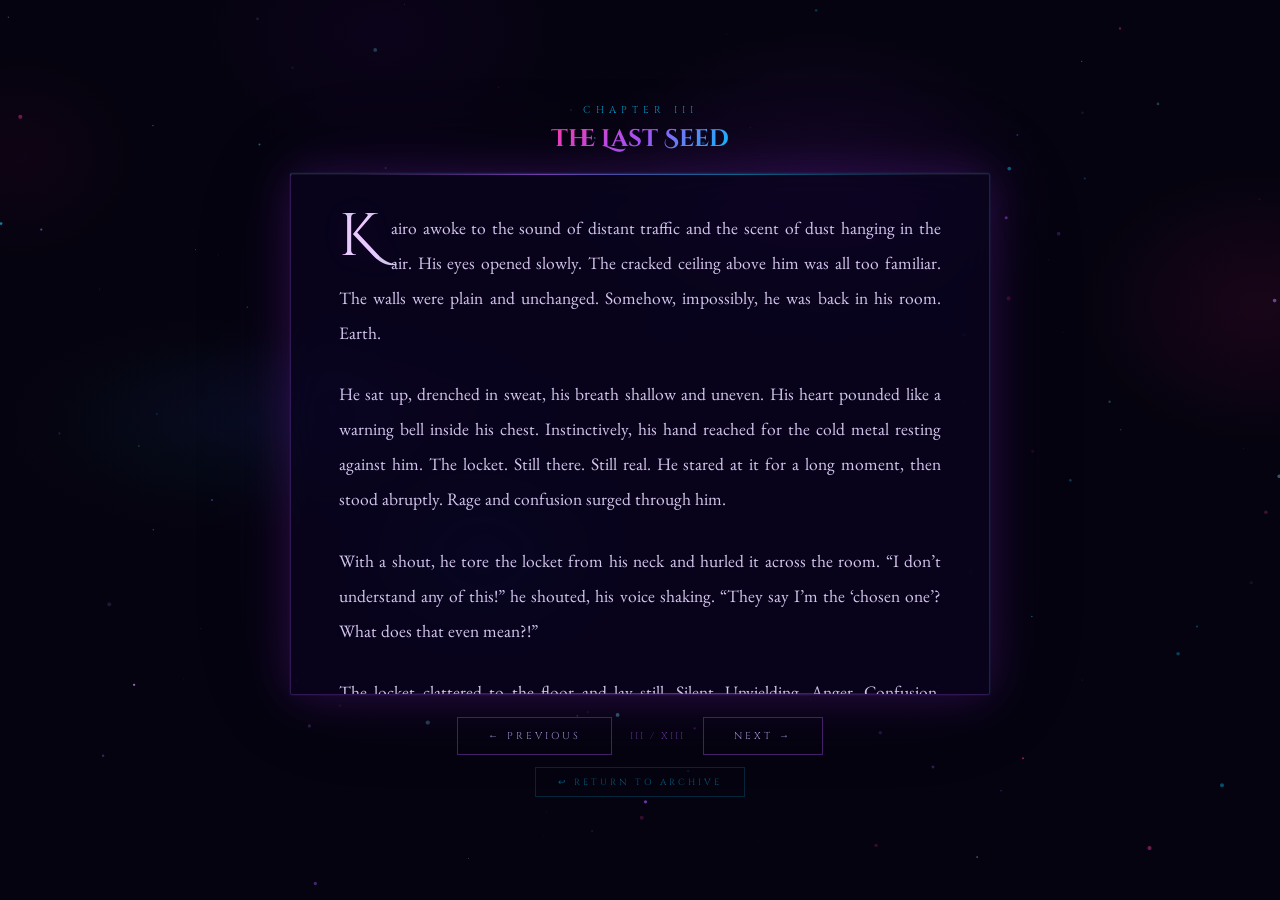
<file: chapter3.html>
<!DOCTYPE html>
<html lang="en">
<head>
<meta charset="UTF-8">
<meta name="viewport" content="width=device-width, initial-scale=1.0">
<title>Chapter 3 — The Last Seed | The Scythe of the Ashen Light</title>
<link href="https://fonts.googleapis.com/css2?family=Cinzel+Decorative:wght@400;700&family=Cinzel:wght@400;600&family=EB+Garamond:ital,wght@0,400;1,400&display=swap" rel="stylesheet">
<style>
*,*::before,*::after{margin:0;padding:0;box-sizing:border-box}
:root{--neon-blue:#00c8ff;--vivid-purple:#a855f7;--neon-pink:#ff3cac;--soft-pink:#f472b6;--dark-bg:#05030f;--panel-bg:rgba(10,5,30,.72);--blue-glow:0 0 20px rgba(0,200,255,.9),0 0 50px rgba(0,200,255,.4);--pink-glow:0 0 20px rgba(255,60,172,.9),0 0 50px rgba(255,60,172,.4)}
html,body{width:100%;height:100%;background:var(--dark-bg);font-family:'EB Garamond',serif;color:#e8deff;overflow:hidden}
canvas#bg{position:fixed;top:0;left:0;width:100%;height:100%;z-index:0;pointer-events:none}
#parallax-layer{position:fixed;inset:0;z-index:0;pointer-events:none;transition:transform .1s ease-out}
#reader{position:relative;z-index:1;display:flex;flex-direction:column;align-items:center;justify-content:center;height:100vh;padding:20px;animation:fadeIn .8s ease forwards}
@keyframes fadeIn{from{opacity:0;transform:translateY(12px)}to{opacity:1;transform:translateY(0)}}
.chapter-header{text-align:center;margin-bottom:18px}
.chapter-num{font-family:'Cinzel',serif;font-size:10px;letter-spacing:5px;color:var(--neon-blue);text-transform:uppercase;opacity:.75;margin-bottom:6px}
.chapter-title{font-family:'Cinzel Decorative',serif;font-size:clamp(15px,3vw,24px);background:linear-gradient(135deg,#ff3cac,#a855f7,#00c8ff);-webkit-background-clip:text;-webkit-text-fill-color:transparent;background-clip:text;animation:chPulse 4s ease-in-out infinite}
@keyframes chPulse{0%,100%{filter:drop-shadow(0 0 6px rgba(168,85,247,.4))}50%{filter:drop-shadow(0 0 22px rgba(255,60,172,.85))}}
.glass-panel{width:100%;max-width:700px;max-height:58vh;background:var(--panel-bg);border:1px solid rgba(168,85,247,.25);border-radius:2px;backdrop-filter:blur(20px) saturate(180%);-webkit-backdrop-filter:blur(20px) saturate(180%);padding:36px 48px;overflow-y:auto;position:relative;box-shadow:0 0 0 1px rgba(0,200,255,.05),0 0 44px rgba(107,33,168,.32),0 0 110px rgba(107,33,168,.10),inset 0 1px 0 rgba(255,255,255,.05);animation:flicker 7s ease-in-out infinite;scrollbar-width:thin;scrollbar-color:rgba(168,85,247,.4) transparent}
.glass-panel::-webkit-scrollbar{width:4px}.glass-panel::-webkit-scrollbar-track{background:transparent}.glass-panel::-webkit-scrollbar-thumb{background:rgba(168,85,247,.4);border-radius:2px}
@keyframes flicker{0%,93%,100%{box-shadow:0 0 0 1px rgba(0,200,255,.05),0 0 44px rgba(107,33,168,.32),0 0 110px rgba(107,33,168,.10),inset 0 1px 0 rgba(255,255,255,.05)}96%{box-shadow:0 0 0 1px rgba(0,200,255,.10),0 0 60px rgba(107,33,168,.50),0 0 130px rgba(107,33,168,.18),inset 0 1px 0 rgba(255,255,255,.09)}}
.glass-panel::before{content:'';position:absolute;top:0;left:8%;right:8%;height:1px;background:linear-gradient(90deg,transparent,rgba(168,85,247,.65),rgba(0,200,255,.45),transparent)}
.glass-panel::after{content:'';position:absolute;bottom:0;left:8%;right:8%;height:1px;background:linear-gradient(90deg,transparent,rgba(255,60,172,.45),rgba(168,85,247,.55),transparent)}
.novel-text{font-family:'EB Garamond',serif;font-size:17.5px;line-height:2;color:rgba(230,215,255,.92);text-align:justify;text-shadow:0 0 30px rgba(168,85,247,.12)}
.novel-text p{margin-bottom:1.5em}
.novel-text p:first-child::first-letter{font-family:'Cinzel Decorative',serif;font-size:3.4em;float:left;line-height:.72;margin:6px 12px 0 0;background:linear-gradient(135deg,#ff3cac,#a855f7);-webkit-background-clip:text;-webkit-text-fill-color:transparent;background-clip:text;filter:drop-shadow(0 0 14px rgba(255,60,172,.75))}
.novel-text em{color:rgba(244,114,182,.95);font-style:italic;text-shadow:0 0 16px rgba(255,60,172,.5)}
.nav-controls{display:flex;gap:18px;margin-top:22px;align-items:center}
.nav-btn{font-family:'Cinzel',serif;font-size:10px;letter-spacing:3px;text-transform:uppercase;padding:11px 30px;background:transparent;border:1px solid rgba(168,85,247,.38);color:rgba(200,180,255,.78);cursor:pointer;transition:all .35s ease;text-decoration:none;display:inline-block}
.nav-btn:hover{border-color:var(--neon-pink);color:#fff;box-shadow:0 0 28px rgba(255,60,172,.55),0 0 55px rgba(168,85,247,.25);transform:translateY(-3px);text-shadow:0 0 12px rgba(255,255,255,.7)}
.nav-btn.disabled{opacity:.22;pointer-events:none;cursor:default}
.page-indicator{font-family:'Cinzel',serif;font-size:10px;letter-spacing:2px;color:rgba(168,85,247,.5);min-width:48px;text-align:center}
.back-home-btn{font-family:'Cinzel',serif;font-size:9px;letter-spacing:3px;text-transform:uppercase;padding:8px 22px;background:transparent;border:1px solid rgba(0,200,255,.18);color:rgba(0,200,255,.45);cursor:pointer;transition:all .3s ease;margin-top:12px;text-decoration:none;display:inline-block}
.back-home-btn:hover{color:var(--neon-blue);border-color:var(--neon-blue);box-shadow:0 0 22px rgba(0,200,255,.45);transform:translateY(-2px)}
#page-turn{position:fixed;inset:0;z-index:100;pointer-events:none;display:flex;align-items:center;justify-content:center;opacity:0}
#page-turn.turning{animation:pturn 1s cubic-bezier(.4,0,.2,1) forwards}
@keyframes pturn{0%{opacity:0}20%{opacity:1}80%{opacity:1}100%{opacity:0}}
.pt-veil{position:absolute;inset:0;background:radial-gradient(ellipse at center,rgba(107,33,168,.55) 0%,rgba(5,3,15,.96) 65%,rgba(5,3,15,1) 100%)}
.pt-rune{position:relative;z-index:1;font-family:'Cinzel Decorative',serif;font-size:64px;background:linear-gradient(135deg,#ff3cac,#a855f7,#00c8ff);-webkit-background-clip:text;-webkit-text-fill-color:transparent;background-clip:text;animation:runeAnim 1s ease-in-out forwards;filter:drop-shadow(0 0 32px rgba(168,85,247,1))}
@keyframes runeAnim{0%{transform:rotateX(0) scale(.4);opacity:0}35%{transform:rotateX(-12deg) scale(1.15);opacity:1}65%{transform:rotateX(8deg) scale(1);opacity:1}100%{transform:rotateX(0) scale(.4);opacity:0}}
@media(max-width:600px){.glass-panel{padding:24px 22px;max-height:55vh}.novel-text{font-size:15px;line-height:1.85}.nav-btn{padding:10px 18px;font-size:9px}}
</style>
</head>
<body>
<canvas id="bg" aria-hidden="true"></canvas>
<div id="parallax-layer" aria-hidden="true"></div>

<div id="reader">
  <div class="chapter-header">
    <div class="chapter-num">Chapter III</div>
    <h1 class="chapter-title">The Last Seed</h1>
  </div>
  <div class="glass-panel" id="textPanel">
    <div class="novel-text">
      <p>Kairo awoke to the sound of distant traffic and the scent of dust hanging in the air. His eyes opened slowly. The cracked ceiling above him was all too familiar. The walls were plain and unchanged. Somehow, impossibly, he was back in his room. Earth.</p>
      
      <p>He sat up, drenched in sweat, his breath shallow and uneven. His heart pounded like a warning bell inside his chest. Instinctively, his hand reached for the cold metal resting against him. The locket. Still there. Still real. He stared at it for a long moment, then stood abruptly. Rage and confusion surged through him.</p>
      
      <p>With a shout, he tore the locket from his neck and hurled it across the room. “I don’t understand any of this!” he shouted, his voice shaking. “They say I’m the ‘chosen one’? What does that even mean?!”</p>
      
      <p>The locket clattered to the floor and lay still. Silent. Unyielding. Anger. Confusion. Helplessness.</p>
      
      <p>He couldn’t stay here. He needed air. Throwing on his jacket, Kairo left the house and walked without direction. The city blurred around him—its noise, its light, its indifference. Eventually, his feet led him to a place he had not visited in years.</p>
      
      <p>An old park. Weathered. Faded. At its heart stood a massive, ancient tree. Its bark was rough and cracked, its branches spread wide like arms holding the sky. He had come here often as a child. It was a place of quiet and memory. Of peace. Kairo approached the tree slowly and ran his hand across its bark.</p>
      
      <p>“You’ve grown,” a voice said.</p>
      
      <p>He froze. The voice had not come from behind. It had come—from the tree. He took a step back, eyes scanning his surroundings. No one.</p>
      
      <p>“What... Who’s there?” he asked.</p>
      
      <p>“I’ve been waiting, Kairo,” the tree spoke again, its voice low and measured. “You carry something older than you know. Something that once belonged to a man named Velran.”</p>
      
      <p>Kairo’s chest tightened. “The locket?”</p>
      
      <p>“Yes,” the tree replied. “Velran was a scientist. A visionary. A man who dared to search beyond the limits of this world.”</p>
      
      <p>“A scientist?” Kairo asked. “Why would a scientist have anything to do with this… scythe… or me?”</p>
      
      <p>The branches shifted, though there was no wind. “Because he discovered the locket first. Buried deep beneath the earth, in a cavern long forgotten. He studied it. Obsessed over it. And in time, it revealed to him five ancient paths—what he called the Five Doctrines.”</p>
      
      <p>Kairo’s eyes widened. “He unlocked all of them?”</p>
      
      <p>“No,” the tree answered. “Only three. He spent his entire life mastering them. But before he could reach the fourth, the visions began. Visions of a figure cloaked in darkness… and of Earth’s annihilation. He uncovered a prophecy,” the tree went on. “One that foretold Earth’s destruction. A man would rise. A man with no name. No origin. He would appear exactly one hundred years after Velran’s discovery. And he would bring ruin.”</p>
      
      <p>Kairo’s heart pounded. “Velran tried to warn the world,” the voice said, now tinged with sadness. “But no one listened. He was mocked. Branded insane. Alone, he prepared to stop the man. But he failed.”</p>
      
      <p>“What happened to him?” Kairo asked.</p>
      
      <p>“One year before the prophecy’s end, the man appeared. And Velran—despite his strength, despite his knowledge—was defeated. He had not mastered all Five Doctrines. It wasn’t enough.”</p>
      
      <p>Kairo swallowed hard. The wind carried a strange stillness now. “Then why me?” he whispered. “Why would the locket choose me?”</p>
      
      <p>“Because you are the last seed,” the tree said. “The last chance. A legacy. A hope. And it found you.”</p>
      
      <p>Kairo lowered his gaze. “I didn’t ask for this.”</p>
      
      <p>“No one ever does,” the tree answered. “But time is short. The prophecy is almost complete. You have just more 3 years. three year to master the Five Doctrines. three year to face the man Velran could not defeat.”</p>
      
      <p>Silence. Then Kairo raised his head. His voice, though uncertain, was steady. “What are the Five Doctrines?”</p>
      
      <p>The tree’s branches slowly extended eastward—toward the rising sun. “That,” it said, “is where your journey begins.GO in that direction”</p>
      
      <p>And suddenly—Kairo woke up. His breath was heavy as his eyes locked onto the cracked ceiling above him. The room was silent. Too silent. Then he noticed it.</p>
      
      <p>The locket lay on the floor, right where he had thrown it. He looked down. He was still wearing the jacket. It hadn’t been a dream.</p>
    </div>
  </div>
  <nav class="nav-controls">
    <a class="nav-btn" href="chapter2.html" onclick="navTo(this.href);return false">&#8592; Previous</a>
    <span class="page-indicator">III / XIII</span>
    <a class="nav-btn" href="chapter4.html" onclick="navTo(this.href);return false">Next &#8594;</a>
  </nav>
  <a class="back-home-btn" href="index.html">&#8617; Return to Archive</a>
</div>

<div id="page-turn" aria-hidden="true">
  <div class="pt-veil"></div>
  <div class="pt-rune">&#10795;</div>
</div>
<script>

const canvas=document.getElementById('bg'),ctx=canvas.getContext('2d');
let W,H,particles=[],clouds=[];
function resize(){W=canvas.width=window.innerWidth;H=canvas.height=window.innerHeight}
function init(){
  particles=[];clouds=[];
  for(let i=0;i<140;i++)particles.push({x:Math.random()*W,y:Math.random()*H,vx:(Math.random()-.5)*.28,vy:(Math.random()-.5)*.18,r:Math.random()*1.9+.25,a:Math.random()*.65+.15,color:['#a855f7','#00c8ff','#ff3cac','#c084fc','#67e8f9'][Math.floor(Math.random()*5)],p:Math.random()*Math.PI*2,ps:.012+Math.random()*.022});
  const nc=['rgba(107,33,168,','rgba(0,80,180,','rgba(160,20,90,','rgba(60,10,130,','rgba(0,120,160,','rgba(130,0,80,','rgba(80,0,140,'];
  for(let i=0;i<7;i++)clouds.push({x:Math.random()*W,y:Math.random()*H,vx:(Math.random()-.5)*.10,vy:(Math.random()-.5)*.07,rx:100+Math.random()*220,ry:70+Math.random()*150,color:nc[i%nc.length],a:.028+Math.random()*.038});
}
function draw(){
  ctx.clearRect(0,0,W,H);ctx.fillStyle='#05030f';ctx.fillRect(0,0,W,H);
  clouds.forEach(c=>{
    ctx.save();ctx.scale(1,c.ry/c.rx);
    const g=ctx.createRadialGradient(c.x,c.y*(c.rx/c.ry),0,c.x,c.y*(c.rx/c.ry),c.rx);
    g.addColorStop(0,c.color+(c.a*2.2)+')');g.addColorStop(.5,c.color+c.a+')');g.addColorStop(1,'rgba(0,0,0,0)');
    ctx.beginPath();ctx.arc(c.x,c.y*(c.rx/c.ry),c.rx,0,Math.PI*2);ctx.fillStyle=g;ctx.fill();ctx.restore();
    c.x+=c.vx;c.y+=c.vy;
    if(c.x<-c.rx)c.x=W+c.rx;if(c.x>W+c.rx)c.x=-c.rx;if(c.y<-c.ry)c.y=H+c.ry;if(c.y>H+c.ry)c.y=-c.ry;
  });
  particles.forEach(p=>{
    p.p+=p.ps;const a=p.a*(.65+.35*Math.sin(p.p));
    ctx.globalAlpha=a;ctx.beginPath();ctx.arc(p.x,p.y,p.r,0,Math.PI*2);ctx.fillStyle=p.color;ctx.fill();ctx.globalAlpha=1;
    p.x+=p.vx;p.y+=p.vy;
    if(p.x<0)p.x=W;if(p.x>W)p.x=0;if(p.y<0)p.y=H;if(p.y>H)p.y=0;
  });
}
function loop(){draw();requestAnimationFrame(loop)}
document.addEventListener('mousemove',e=>{const mx=(e.clientX/innerWidth-.5)*2,my=(e.clientY/innerHeight-.5)*2;document.getElementById('parallax-layer').style.transform=`translate(${mx*9}px,${my*6}px)`});
function navTo(href){const ov=document.getElementById('page-turn');ov.classList.add('turning');setTimeout(()=>{window.location.href=href},480);}
window.addEventListener('resize',()=>{resize();init()});
resize();init();loop();

document.addEventListener('keydown',e=>{
  if(e.key==='ArrowLeft'||e.key==='ArrowUp')navTo('chapter2.html');
  if(e.key==='ArrowRight'||e.key==='ArrowDown')navTo('chapter4.html');
});
</script>
</body>
</html>
</file>
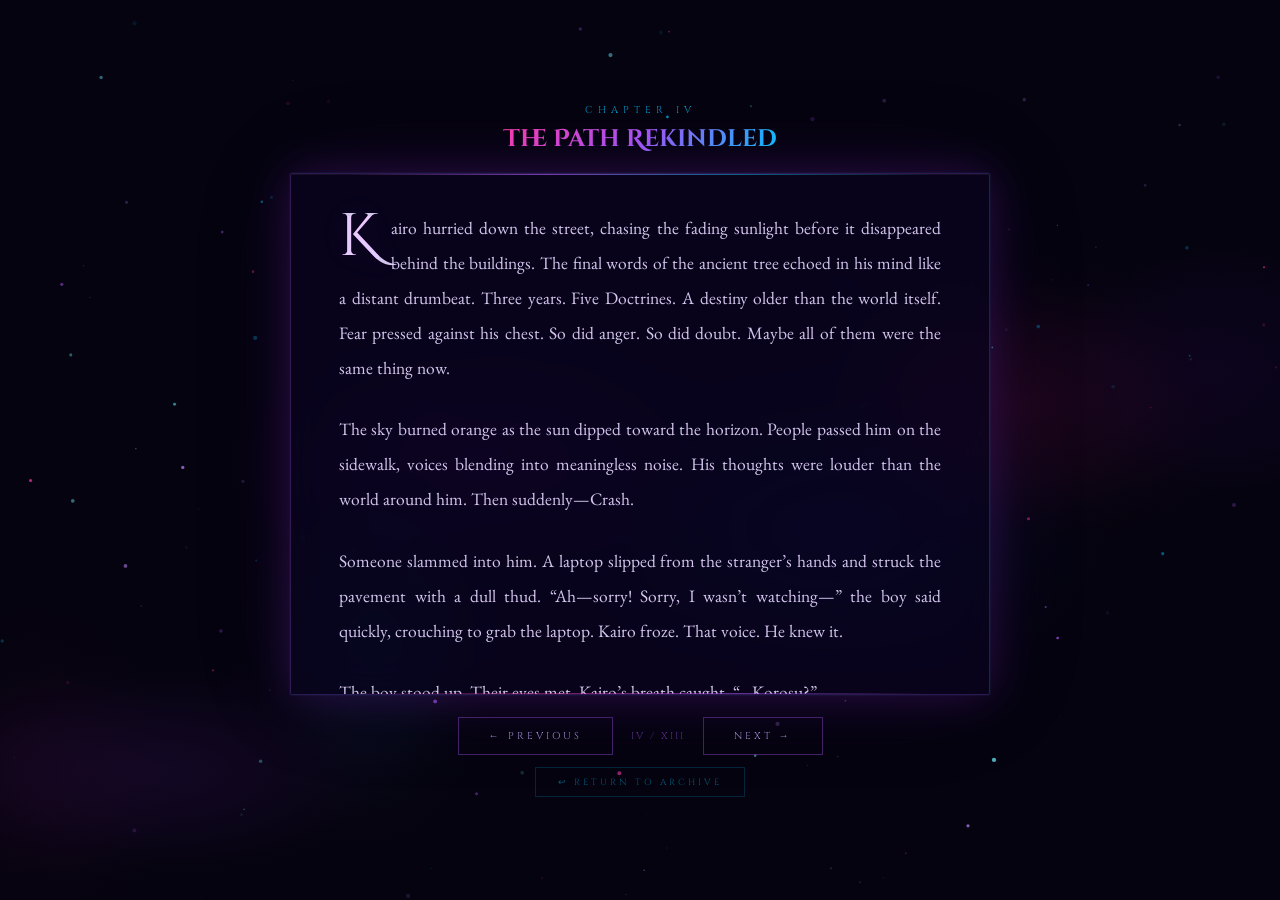
<file: chapter4.html>
<!DOCTYPE html>
<html lang="en">
<head>
<meta charset="UTF-8">
<meta name="viewport" content="width=device-width, initial-scale=1.0">
<title>Chapter 4 — The Path rekindled | The Scythe of the Ashen Light</title>
<link href="https://fonts.googleapis.com/css2?family=Cinzel+Decorative:wght@400;700&family=Cinzel:wght@400;600&family=EB+Garamond:ital,wght@0,400;1,400&display=swap" rel="stylesheet">
<style>
*,*::before,*::after{margin:0;padding:0;box-sizing:border-box}
:root{--neon-blue:#00c8ff;--vivid-purple:#a855f7;--neon-pink:#ff3cac;--soft-pink:#f472b6;--dark-bg:#05030f;--panel-bg:rgba(10,5,30,.72);--blue-glow:0 0 20px rgba(0,200,255,.9),0 0 50px rgba(0,200,255,.4);--pink-glow:0 0 20px rgba(255,60,172,.9),0 0 50px rgba(255,60,172,.4)}
html,body{width:100%;height:100%;background:var(--dark-bg);font-family:'EB Garamond',serif;color:#e8deff;overflow:hidden}
canvas#bg{position:fixed;top:0;left:0;width:100%;height:100%;z-index:0;pointer-events:none}
#parallax-layer{position:fixed;inset:0;z-index:0;pointer-events:none;transition:transform .1s ease-out}
#reader{position:relative;z-index:1;display:flex;flex-direction:column;align-items:center;justify-content:center;height:100vh;padding:20px;animation:fadeIn .8s ease forwards}
@keyframes fadeIn{from{opacity:0;transform:translateY(12px)}to{opacity:1;transform:translateY(0)}}
.chapter-header{text-align:center;margin-bottom:18px}
.chapter-num{font-family:'Cinzel',serif;font-size:10px;letter-spacing:5px;color:var(--neon-blue);text-transform:uppercase;opacity:.75;margin-bottom:6px}
.chapter-title{font-family:'Cinzel Decorative',serif;font-size:clamp(15px,3vw,24px);background:linear-gradient(135deg,#ff3cac,#a855f7,#00c8ff);-webkit-background-clip:text;-webkit-text-fill-color:transparent;background-clip:text;animation:chPulse 4s ease-in-out infinite}
@keyframes chPulse{0%,100%{filter:drop-shadow(0 0 6px rgba(168,85,247,.4))}50%{filter:drop-shadow(0 0 22px rgba(255,60,172,.85))}}
.glass-panel{width:100%;max-width:700px;max-height:58vh;background:var(--panel-bg);border:1px solid rgba(168,85,247,.25);border-radius:2px;backdrop-filter:blur(20px) saturate(180%);-webkit-backdrop-filter:blur(20px) saturate(180%);padding:36px 48px;overflow-y:auto;position:relative;box-shadow:0 0 0 1px rgba(0,200,255,.05),0 0 44px rgba(107,33,168,.32),0 0 110px rgba(107,33,168,.10),inset 0 1px 0 rgba(255,255,255,.05);animation:flicker 7s ease-in-out infinite;scrollbar-width:thin;scrollbar-color:rgba(168,85,247,.4) transparent}
.glass-panel::-webkit-scrollbar{width:4px}.glass-panel::-webkit-scrollbar-track{background:transparent}.glass-panel::-webkit-scrollbar-thumb{background:rgba(168,85,247,.4);border-radius:2px}
@keyframes flicker{0%,93%,100%{box-shadow:0 0 0 1px rgba(0,200,255,.05),0 0 44px rgba(107,33,168,.32),0 0 110px rgba(107,33,168,.10),inset 0 1px 0 rgba(255,255,255,.05)}96%{box-shadow:0 0 0 1px rgba(0,200,255,.10),0 0 60px rgba(107,33,168,.50),0 0 130px rgba(107,33,168,.18),inset 0 1px 0 rgba(255,255,255,.09)}}
.glass-panel::before{content:'';position:absolute;top:0;left:8%;right:8%;height:1px;background:linear-gradient(90deg,transparent,rgba(168,85,247,.65),rgba(0,200,255,.45),transparent)}
.glass-panel::after{content:'';position:absolute;bottom:0;left:8%;right:8%;height:1px;background:linear-gradient(90deg,transparent,rgba(255,60,172,.45),rgba(168,85,247,.55),transparent)}
.novel-text{font-family:'EB Garamond',serif;font-size:17.5px;line-height:2;color:rgba(230,215,255,.92);text-align:justify;text-shadow:0 0 30px rgba(168,85,247,.12)}
.novel-text p{margin-bottom:1.5em}
.novel-text p:first-child::first-letter{font-family:'Cinzel Decorative',serif;font-size:3.4em;float:left;line-height:.72;margin:6px 12px 0 0;background:linear-gradient(135deg,#ff3cac,#a855f7);-webkit-background-clip:text;-webkit-text-fill-color:transparent;background-clip:text;filter:drop-shadow(0 0 14px rgba(255,60,172,.75))}
.novel-text em{color:rgba(244,114,182,.95);font-style:italic;text-shadow:0 0 16px rgba(255,60,172,.5)}
.nav-controls{display:flex;gap:18px;margin-top:22px;align-items:center}
.nav-btn{font-family:'Cinzel',serif;font-size:10px;letter-spacing:3px;text-transform:uppercase;padding:11px 30px;background:transparent;border:1px solid rgba(168,85,247,.38);color:rgba(200,180,255,.78);cursor:pointer;transition:all .35s ease;text-decoration:none;display:inline-block}
.nav-btn:hover{border-color:var(--neon-pink);color:#fff;box-shadow:0 0 28px rgba(255,60,172,.55),0 0 55px rgba(168,85,247,.25);transform:translateY(-3px);text-shadow:0 0 12px rgba(255,255,255,.7)}
.nav-btn.disabled{opacity:.22;pointer-events:none;cursor:default}
.page-indicator{font-family:'Cinzel',serif;font-size:10px;letter-spacing:2px;color:rgba(168,85,247,.5);min-width:48px;text-align:center}
.back-home-btn{font-family:'Cinzel',serif;font-size:9px;letter-spacing:3px;text-transform:uppercase;padding:8px 22px;background:transparent;border:1px solid rgba(0,200,255,.18);color:rgba(0,200,255,.45);cursor:pointer;transition:all .3s ease;margin-top:12px;text-decoration:none;display:inline-block}
.back-home-btn:hover{color:var(--neon-blue);border-color:var(--neon-blue);box-shadow:0 0 22px rgba(0,200,255,.45);transform:translateY(-2px)}
#page-turn{position:fixed;inset:0;z-index:100;pointer-events:none;display:flex;align-items:center;justify-content:center;opacity:0}
#page-turn.turning{animation:pturn 1s cubic-bezier(.4,0,.2,1) forwards}
@keyframes pturn{0%{opacity:0}20%{opacity:1}80%{opacity:1}100%{opacity:0}}
.pt-veil{position:absolute;inset:0;background:radial-gradient(ellipse at center,rgba(107,33,168,.55) 0%,rgba(5,3,15,.96) 65%,rgba(5,3,15,1) 100%)}
.pt-rune{position:relative;z-index:1;font-family:'Cinzel Decorative',serif;font-size:64px;background:linear-gradient(135deg,#ff3cac,#a855f7,#00c8ff);-webkit-background-clip:text;-webkit-text-fill-color:transparent;background-clip:text;animation:runeAnim 1s ease-in-out forwards;filter:drop-shadow(0 0 32px rgba(168,85,247,1))}
@keyframes runeAnim{0%{transform:rotateX(0) scale(.4);opacity:0}35%{transform:rotateX(-12deg) scale(1.15);opacity:1}65%{transform:rotateX(8deg) scale(1);opacity:1}100%{transform:rotateX(0) scale(.4);opacity:0}}
@media(max-width:600px){.glass-panel{padding:24px 22px;max-height:55vh}.novel-text{font-size:15px;line-height:1.85}.nav-btn{padding:10px 18px;font-size:9px}}
</style>
</head>
<body>
<canvas id="bg" aria-hidden="true"></canvas>
<div id="parallax-layer" aria-hidden="true"></div>

<div id="reader">
  <div class="chapter-header">
    <div class="chapter-num">Chapter IV</div>
    <h1 class="chapter-title">The Path Rekindled</h1>
  </div>
  <div class="glass-panel" id="textPanel">
    <div class="novel-text">
      <p>Kairo hurried down the street, chasing the fading sunlight before it disappeared behind the buildings. The final words of the ancient tree echoed in his mind like a distant drumbeat. Three years. Five Doctrines. A destiny older than the world itself. Fear pressed against his chest. So did anger. So did doubt. Maybe all of them were the same thing now.</p>
      
      <p>The sky burned orange as the sun dipped toward the horizon. People passed him on the sidewalk, voices blending into meaningless noise. His thoughts were louder than the world around him. Then suddenly—Crash.</p>
      
      <p>Someone slammed into him. A laptop slipped from the stranger’s hands and struck the pavement with a dull thud. “Ah—sorry! Sorry, I wasn’t watching—” the boy said quickly, crouching to grab the laptop. Kairo froze. That voice. He knew it.</p>
      
      <p>The boy stood up. Their eyes met. Kairo’s breath caught. “…Korosu?”</p>
      
      <p>The boy blinked, stunned. “K–Kairo?” he stammered. “No way… you’re alive? You’re actually—” He stopped himself, staring. “I thought you moved away,” Korosu said quietly. “After your parents… I never saw you again.”</p>
      
      <p>Memories flooded back instantly. The narrow alley beside their houses. Bicycles racing across cracked pavement. Late afternoons sharing snacks and talking about nothing. Korosu—the neighbor who knocked on his door almost every day. The only friend Kairo had before everything fell apart. Kairo felt something heavy settle in his chest. “I didn’t move,” he said slowly.</p>
      
      <p>Korosu frowned. “Then why did you disappear?”</p>
      
      <p>Kairo hesitated. “I… didn’t want anyone to find me.”</p>
      
      <p>Korosu looked at him for a long moment. “I checked your house every day for months,” he said quietly. “Then one day the windows were shut. No lights. No sign of you.”</p>
      
      <p>The guilt hit harder than Kairo expected. He had vanished without a word. To everyone else, it must have looked like he simply abandoned his life. “I’m sorry,” Kairo muttered. “I should’ve said something.”</p>
      
      <p>Korosu studied his face carefully. “Are you okay?” he asked softly. The question cracked something open inside Kairo. He exhaled slowly. “…Not really.”</p>
      
      <p>Korosu didn’t push. He simply waited. So Kairo told him everything. The void. The locket. The hooded figure. The Scythe of Ashen Light. The Five Doctrines. Velran. The prophecy. Three years until the world ends. Korosu listened without interrupting. He didn’t laugh. He didn’t call Kairo insane. But every time the story darkened, his jaw tightened slightly. When Kairo finished, silence hung between them.</p>
      
      <p>Korosu closed his laptop slowly. “Alright,” he said. “I’ll help.”</p>
      
      <p>“You… believe me?” Kairo asked.</p>
      
      <p>Korosu shrugged. “You never lied to me when we were kids,” he said. “And whatever you’re dealing with right now… you’re definitely not making it up.” Korosu invited kairo to stay at his apartment. For the first time since the locket awakened, the pressure on Kairo’s chest eased slightly. Not gone. But lighter. And that was enough.</p>
      
      <p>The next two weeks became a different kind of war. Not with monsters. Not with blades. With information. Every night they worked in Korosu’s small apartment, surrounded by books, glowing monitors, and piles of scribbled notes. Korosu searched digital archives. Kairo dug through ancient mythology and obscure historical texts. Sometimes they thought they were close. But every lead collapsed.</p>
      
      <p>One night they believed they had found Velran’s research logs hidden inside an abandoned university database. It took Korosu six hours to break through the encryption. When the files finally opened—they contained nothing but outdated climate reports. Another time they chased a reference to the “Doctrine of Ashen Light” through several ancient manuscripts. It ended with a medieval priest describing a farming ritual. Dead end after dead end. Still, they kept searching. Because if Velran left clues behind—they had to exist somewhere.</p>
      
      <p>Then on the twelfth night, something strange happened. Korosu was digging through an abandoned academic directory buried deep in the internet. Most of the files were corrupted or empty. Then suddenly—a webpage flickered onto the screen. Not a normal page. Something… broken. Symbols filled the screen. Lines. Numbers. Strange markings twisting together like fragments of a language that didn’t belong to any civilization they knew.</p>
      
      <p>Korosu leaned closer. “This part looks like math,” he said slowly. “Or measurements.”</p>
      
      <p>Kairo stared at the screen. “I’ve never seen symbols like that.”</p>
      
      <p>Korosu copied the strange sequence into a notepad. $\Delta-51.1657^\circ / \Theta-10.4515^\circ E / \psi-004.991$ They both stared at it. To them, it looked like corrupted code.</p>
      
      <p>Korosu scratched his head. “It’s weird,” he said. “The symbols are mathematical, but the structure is wrong. Whoever wrote this wasn’t using standard coordinate formatting.”</p>
      
      <p>“So it’s useless?” Kairo asked.</p>
      
      <p>“Maybe not,” Korosu said thoughtfully. He leaned forward again. “It could be encryption.”</p>
      
      <p>Kairo frowned. “Encryption?”</p>
      
      <p>“Yeah. If Velran created his own encoding system, he could hide real coordinates inside mathematical symbols. Anyone else would assume it’s broken data.”</p>
      
      <p>Kairo stared at the numbers again. “So it might actually mean something.”</p>
      
      <p>“Maybe,” Korosu said. “But until we figure out the key, it’s just… noise.”</p>
      
      <p>Still, they printed the page. Korosu pinned the sheet onto the corkboard above his desk beside old notes, maps, and abandoned theories. “There,” Korosu said. “We’ll crack it later.”</p>
      
      <p>Kairo nodded slowly. The symbols still felt… heavy somehow. Like they were hiding something important. But exhaustion drowned the thought. They shut down the laptop. As usual, Korosu told his dad he was staying over. The two of them collapsed into sleep. Neither of them realized—they had just uncovered the first real clue Velran left behind. And somewhere beyond the city—something else had noticed.</p>
    </div>
  </div>
  <nav class="nav-controls">
    <a class="nav-btn" href="chapter3.html" onclick="navTo(this.href);return false">&#8592; Previous</a>
    <span class="page-indicator">IV / XIII</span>
    <a class="nav-btn" href="chapter5.html" onclick="navTo(this.href);return false">Next &#8594;</a>
  </nav>
  <a class="back-home-btn" href="index.html">&#8617; Return to Archive</a>
</div>

<div id="page-turn" aria-hidden="true">
  <div class="pt-veil"></div>
  <div class="pt-rune">&#10795;</div>
</div>

<div id="page-turn" aria-hidden="true">
  <div class="pt-veil"></div>
  <div class="pt-rune">&#10795;</div>
</div>

<script>

const canvas=document.getElementById('bg'),ctx=canvas.getContext('2d');
let W,H,particles=[],clouds=[];
function resize(){W=canvas.width=window.innerWidth;H=canvas.height=window.innerHeight}
function init(){
  particles=[];clouds=[];
  for(let i=0;i<140;i++)particles.push({x:Math.random()*W,y:Math.random()*H,vx:(Math.random()-.5)*.28,vy:(Math.random()-.5)*.18,r:Math.random()*1.9+.25,a:Math.random()*.65+.15,color:['#a855f7','#00c8ff','#ff3cac','#c084fc','#67e8f9'][Math.floor(Math.random()*5)],p:Math.random()*Math.PI*2,ps:.012+Math.random()*.022});
  const nc=['rgba(107,33,168,','rgba(0,80,180,','rgba(160,20,90,','rgba(60,10,130,','rgba(0,120,160,','rgba(130,0,80,','rgba(80,0,140,'];
  for(let i=0;i<7;i++)clouds.push({x:Math.random()*W,y:Math.random()*H,vx:(Math.random()-.5)*.10,vy:(Math.random()-.5)*.07,rx:100+Math.random()*220,ry:70+Math.random()*150,color:nc[i%nc.length],a:.028+Math.random()*.038});
}
function draw(){
  ctx.clearRect(0,0,W,H);ctx.fillStyle='#05030f';ctx.fillRect(0,0,W,H);
  clouds.forEach(c=>{
    ctx.save();ctx.scale(1,c.ry/c.rx);
    const g=ctx.createRadialGradient(c.x,c.y*(c.rx/c.ry),0,c.x,c.y*(c.rx/c.ry),c.rx);
    g.addColorStop(0,c.color+(c.a*2.2)+')');g.addColorStop(.5,c.color+c.a+')');g.addColorStop(1,'rgba(0,0,0,0)');
    ctx.beginPath();ctx.arc(c.x,c.y*(c.rx/c.ry),c.rx,0,Math.PI*2);ctx.fillStyle=g;ctx.fill();ctx.restore();
    c.x+=c.vx;c.y+=c.vy;
    if(c.x<-c.rx)c.x=W+c.rx;if(c.x>W+c.rx)c.x=-c.rx;if(c.y<-c.ry)c.y=H+c.ry;if(c.y>H+c.ry)c.y=-c.ry;
  });
  particles.forEach(p=>{
    p.p+=p.ps;const a=p.a*(.65+.35*Math.sin(p.p));
    ctx.globalAlpha=a;ctx.beginPath();ctx.arc(p.x,p.y,p.r,0,Math.PI*2);ctx.fillStyle=p.color;ctx.fill();ctx.globalAlpha=1;
    p.x+=p.vx;p.y+=p.vy;
    if(p.x<0)p.x=W;if(p.x>W)p.x=0;if(p.y<0)p.y=H;if(p.y>H)p.y=0;
  });
}
function loop(){draw();requestAnimationFrame(loop)}
document.addEventListener('mousemove',e=>{const mx=(e.clientX/innerWidth-.5)*2,my=(e.clientY/innerHeight-.5)*2;document.getElementById('parallax-layer').style.transform=`translate(${mx*9}px,${my*6}px)`});
function navTo(href){const ov=document.getElementById('page-turn');ov.classList.add('turning');setTimeout(()=>{window.location.href=href},480);}
window.addEventListener('resize',()=>{resize();init()});
resize();init();loop();

document.addEventListener('keydown',e=>{
  if(e.key==='ArrowLeft'||e.key==='ArrowUp')navTo('chapter3.html');
  if(e.key==='ArrowRight'||e.key==='ArrowDown')navTo('chapter5.html');
});
</script>
</body>
</html>
</file>
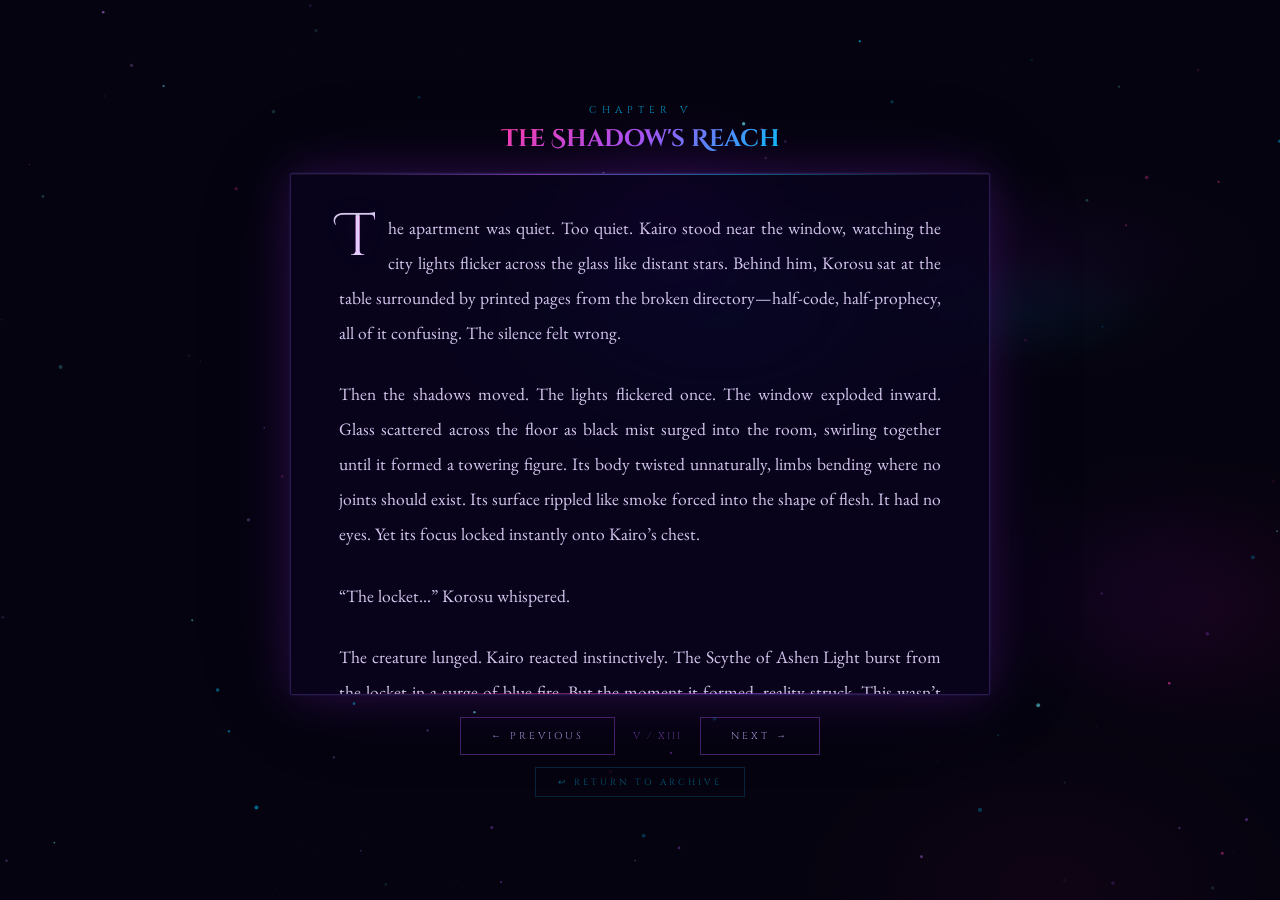
<file: chapter5.html>
<!DOCTYPE html>
<html lang="en">
<head>
<meta charset="UTF-8">
<meta name="viewport" content="width=device-width, initial-scale=1.0">
<title>Chapter 5 — The Shadow's Reach | The Scythe of the Ashen Light</title>
<link href="https://fonts.googleapis.com/css2?family=Cinzel+Decorative:wght@400;700&family=Cinzel:wght@400;600&family=EB+Garamond:ital,wght@0,400;1,400&display=swap" rel="stylesheet">
<style>
*,*::before,*::after{margin:0;padding:0;box-sizing:border-box}
:root{--neon-blue:#00c8ff;--vivid-purple:#a855f7;--neon-pink:#ff3cac;--soft-pink:#f472b6;--dark-bg:#05030f;--panel-bg:rgba(10,5,30,.72);--blue-glow:0 0 20px rgba(0,200,255,.9),0 0 50px rgba(0,200,255,.4);--pink-glow:0 0 20px rgba(255,60,172,.9),0 0 50px rgba(255,60,172,.4)}
html,body{width:100%;height:100%;background:var(--dark-bg);font-family:'EB Garamond',serif;color:#e8deff;overflow:hidden}
canvas#bg{position:fixed;top:0;left:0;width:100%;height:100%;z-index:0;pointer-events:none}
#parallax-layer{position:fixed;inset:0;z-index:0;pointer-events:none;transition:transform .1s ease-out}
#reader{position:relative;z-index:1;display:flex;flex-direction:column;align-items:center;justify-content:center;height:100vh;padding:20px;animation:fadeIn .8s ease forwards}
@keyframes fadeIn{from{opacity:0;transform:translateY(12px)}to{opacity:1;transform:translateY(0)}}
.chapter-header{text-align:center;margin-bottom:18px}
.chapter-num{font-family:'Cinzel',serif;font-size:10px;letter-spacing:5px;color:var(--neon-blue);text-transform:uppercase;opacity:.75;margin-bottom:6px}
.chapter-title{font-family:'Cinzel Decorative',serif;font-size:clamp(15px,3vw,24px);background:linear-gradient(135deg,#ff3cac,#a855f7,#00c8ff);-webkit-background-clip:text;-webkit-text-fill-color:transparent;background-clip:text;animation:chPulse 4s ease-in-out infinite}
@keyframes chPulse{0%,100%{filter:drop-shadow(0 0 6px rgba(168,85,247,.4))}50%{filter:drop-shadow(0 0 22px rgba(255,60,172,.85))}}
.glass-panel{width:100%;max-width:700px;max-height:58vh;background:var(--panel-bg);border:1px solid rgba(168,85,247,.25);border-radius:2px;backdrop-filter:blur(20px) saturate(180%);-webkit-backdrop-filter:blur(20px) saturate(180%);padding:36px 48px;overflow-y:auto;position:relative;box-shadow:0 0 0 1px rgba(0,200,255,.05),0 0 44px rgba(107,33,168,.32),0 0 110px rgba(107,33,168,.10),inset 0 1px 0 rgba(255,255,255,.05);animation:flicker 7s ease-in-out infinite;scrollbar-width:thin;scrollbar-color:rgba(168,85,247,.4) transparent}
.glass-panel::-webkit-scrollbar{width:4px}.glass-panel::-webkit-scrollbar-track{background:transparent}.glass-panel::-webkit-scrollbar-thumb{background:rgba(168,85,247,.4);border-radius:2px}
@keyframes flicker{0%,93%,100%{box-shadow:0 0 0 1px rgba(0,200,255,.05),0 0 44px rgba(107,33,168,.32),0 0 110px rgba(107,33,168,.10),inset 0 1px 0 rgba(255,255,255,.05)}96%{box-shadow:0 0 0 1px rgba(0,200,255,.10),0 0 60px rgba(107,33,168,.50),0 0 130px rgba(107,33,168,.18),inset 0 1px 0 rgba(255,255,255,.09)}}
.glass-panel::before{content:'';position:absolute;top:0;left:8%;right:8%;height:1px;background:linear-gradient(90deg,transparent,rgba(168,85,247,.65),rgba(0,200,255,.45),transparent)}
.glass-panel::after{content:'';position:absolute;bottom:0;left:8%;right:8%;height:1px;background:linear-gradient(90deg,transparent,rgba(255,60,172,.45),rgba(168,85,247,.55),transparent)}
.novel-text{font-family:'EB Garamond',serif;font-size:17.5px;line-height:2;color:rgba(230,215,255,.92);text-align:justify;text-shadow:0 0 30px rgba(168,85,247,.12)}
.novel-text p{margin-bottom:1.5em}
.novel-text p:first-child::first-letter{font-family:'Cinzel Decorative',serif;font-size:3.4em;float:left;line-height:.72;margin:6px 12px 0 0;background:linear-gradient(135deg,#ff3cac,#a855f7);-webkit-background-clip:text;-webkit-text-fill-color:transparent;background-clip:text;filter:drop-shadow(0 0 14px rgba(255,60,172,.75))}
.novel-text em{color:rgba(244,114,182,.95);font-style:italic;text-shadow:0 0 16px rgba(255,60,172,.5)}
.nav-controls{display:flex;gap:18px;margin-top:22px;align-items:center}
.nav-btn{font-family:'Cinzel',serif;font-size:10px;letter-spacing:3px;text-transform:uppercase;padding:11px 30px;background:transparent;border:1px solid rgba(168,85,247,.38);color:rgba(200,180,255,.78);cursor:pointer;transition:all .35s ease;text-decoration:none;display:inline-block}
.nav-btn:hover{border-color:var(--neon-pink);color:#fff;box-shadow:0 0 28px rgba(255,60,172,.55),0 0 55px rgba(168,85,247,.25);transform:translateY(-3px);text-shadow:0 0 12px rgba(255,255,255,.7)}
.nav-btn.disabled{opacity:.22;pointer-events:none;cursor:default}
.page-indicator{font-family:'Cinzel',serif;font-size:10px;letter-spacing:2px;color:rgba(168,85,247,.5);min-width:48px;text-align:center}
.back-home-btn{font-family:'Cinzel',serif;font-size:9px;letter-spacing:3px;text-transform:uppercase;padding:8px 22px;background:transparent;border:1px solid rgba(0,200,255,.18);color:rgba(0,200,255,.45);cursor:pointer;transition:all .3s ease;margin-top:12px;text-decoration:none;display:inline-block}
.back-home-btn:hover{color:var(--neon-blue);border-color:var(--neon-blue);box-shadow:0 0 22px rgba(0,200,255,.45);transform:translateY(-2px)}
#page-turn{position:fixed;inset:0;z-index:100;pointer-events:none;display:flex;align-items:center;justify-content:center;opacity:0}
#page-turn.turning{animation:pturn 1s cubic-bezier(.4,0,.2,1) forwards}
@keyframes pturn{0%{opacity:0}20%{opacity:1}80%{opacity:1}100%{opacity:0}}
.pt-veil{position:absolute;inset:0;background:radial-gradient(ellipse at center,rgba(107,33,168,.55) 0%,rgba(5,3,15,.96) 65%,rgba(5,3,15,1) 100%)}
.pt-rune{position:relative;z-index:1;font-family:'Cinzel Decorative',serif;font-size:64px;background:linear-gradient(135deg,#ff3cac,#a855f7,#00c8ff);-webkit-background-clip:text;-webkit-text-fill-color:transparent;background-clip:text;animation:runeAnim 1s ease-in-out forwards;filter:drop-shadow(0 0 32px rgba(168,85,247,1))}
@keyframes runeAnim{0%{transform:rotateX(0) scale(.4);opacity:0}35%{transform:rotateX(-12deg) scale(1.15);opacity:1}65%{transform:rotateX(8deg) scale(1);opacity:1}100%{transform:rotateX(0) scale(.4);opacity:0}}
@media(max-width:600px){.glass-panel{padding:24px 22px;max-height:55vh}.novel-text{font-size:15px;line-height:1.85}.nav-btn{padding:10px 18px;font-size:9px}}
</style>
</head>
<body>
<canvas id="bg" aria-hidden="true"></canvas>
<div id="parallax-layer" aria-hidden="true"></div>

<div id="reader">
  <div class="chapter-header">
    <div class="chapter-num">Chapter V</div>
    <h1 class="chapter-title">The Shadow's Reach</h1>
  </div>
  <div class="glass-panel" id="textPanel">
    <div class="novel-text">
      <p>The apartment was quiet. Too quiet. Kairo stood near the window, watching the city lights flicker across the glass like distant stars. Behind him, Korosu sat at the table surrounded by printed pages from the broken directory—half-code, half-prophecy, all of it confusing. The silence felt wrong.</p>
      
      <p>Then the shadows moved. The lights flickered once. The window exploded inward. Glass scattered across the floor as black mist surged into the room, swirling together until it formed a towering figure. Its body twisted unnaturally, limbs bending where no joints should exist. Its surface rippled like smoke forced into the shape of flesh. It had no eyes. Yet its focus locked instantly onto Kairo’s chest.</p>
      
      <p>“The locket…” Korosu whispered.</p>
      
      <p>The creature lunged. Kairo reacted instinctively. The Scythe of Ashen Light burst from the locket in a surge of blue fire. But the moment it formed, reality struck. This wasn’t the void. The weapon was heavy. Crushingly heavy. Kairo’s arms dropped under its weight. His muscles strained just to keep the blade upright. The heat from the scythe burned against his palms as if he were gripping a piece of living flame.</p>
      
      <p>The monster struck. Kairo barely raised the weapon in time before the impact sent him crashing into the table.</p>
      
      <p>“Kairo!” Korosu shouted.</p>
      
      <p>Pain shot through his arms. Kairo forced himself up, gripping the scythe tighter. Blue fire erupted along the blade. Too much. The flames burst outward uncontrollably, scorching the carpet and licking up the sides of nearby furniture. Heat blasted through the room as smoke began to fill the air. Kairo staggered. The scythe trembled violently in his hands. His palms burned. His fingers shook. The weapon felt like it was draining something deeper than strength—something colder, buried inside his bones. He wasn’t fighting the monster. He was fighting the scythe itself.</p>
      
      <p>Then the creature stopped. The black mist around its body shivered as it stared at the blade. Recognition. Fear.</p>
      
      <p>“The Chosen One…” it hissed.</p>
      
      <p>Before Kairo could strike, the creature collapsed into itself. Its body dissolved into black vapor that rushed back through the shattered window and vanished into the night. Gone.</p>
      
      <p>Silence filled the apartment. The room was ruined. Burned carpet. Scorched walls. Smoke drifting toward the ceiling. The scythe flickered once and shrank back into the locket around Kairo’s neck. Kairo’s knees buckled. He caught himself on the edge of the table, breathing heavily. His hands were shaking uncontrollably, and when he looked down he saw faint burns across his palms. Even after the scythe disappeared, a cold ache lingered in his arms. He hadn’t defeated the monster. He had barely survived it.</p>
      
      <p>They didn’t stay. By morning it was obvious—the apartment wasn’t safe anymore. If one shadow creature had found him, others eventually would too. They turned to the only clue they had left. The printed page pinned above the desk.</p>
      
      <p>Korosu spent hours staring at the strange symbols and numbers, rubbing his tired eyes as he tried to break their meaning. Nothing worked. Until exhaustion finally broke him. Korosu flopped backward onto the bed. The impact shook the wall. The paper slipped loose and fluttered to the floor. Korosu stared down at it. Then his eyes widened.</p>
      
      <p>“…Wait.” He sat upright instantly. “They’re coordinates.”</p>
      
      <p>Kairo looked up.</p>
      
      <p>“GPS coordinates,” Korosu said, grabbing the paper. “Latitude and longitude. The symbols were just Velran’s encryption system.”</p>
      
      <p>Kairo frowned. “So it wasn’t broken code?”</p>
      
      <p>Korosu shook his head. “No. Velran disguised the coordinates using mathematical notation. Anyone else would assume it’s corrupted data.” He pointed to the symbols. “See? The delta, theta, psi markers—they’re just placeholders hiding the actual numbers.”</p>
      
      <p>Kairo stared at the page again. “So this leads somewhere.”</p>
      
      <p>Korosu nodded. “A location.” A destination. East. Toward the rising sun. They both understood. The First Doctrine was waiting there.</p>
      
      <p>Three. Three years before the destruction of Earth. Three years to find the Doctrines. Three years to stop something older than humanity. It sounded like a long time. But Kairo knew better. Three years wasn’t safety. It was preparation. A war measured in time instead of battles.</p>
      
      <p>They filed a leave of absence from college that same day. When Korosu’s father called, they lied. Just a short college research trip. One week. No one else could know. By nightfall, they were already gone.</p>
      
      <p>The journey took hours. City lights faded behind them, replaced by empty highways and silent hills. Eventually the roads turned rough, then nearly vanished entirely. Mountains rose around them like jagged scars in the earth. The GPS signal weakened. Then locked into place.</p>
      
      <p>They stopped at a rocky hillside covered in rusted metal fragments and broken stone. At first glance, it looked like nothing. Then Kairo saw the door. A massive steel entrance embedded into the rock. Old. Hidden. Waiting.</p>
      
      <p>As Kairo approached, the locket pulsed. Once. Twice. A low vibration echoed through the ground. Hidden locks disengaged deep within the mountain. With a grinding metallic sound, the door slowly slid open. It recognized him.</p>
      
      <p>They stepped inside. Lights flickered to life one by one as they descended into the bunker. The underground space stretched farther than either of them expected. Servers. Consoles. Walls lined with dormant technology. Dust covered everything, but beneath it the systems still hummed faintly with power. This wasn’t just a hideout. This was a laboratory. Velran’s laboratory.</p>
      
      <p>Korosu immediately moved toward the central console, plugging his laptop into the system ports. Code scrolled across the screens. He froze for a moment.</p>
      
      <p>“Kairo… you need to see this.”</p>
      
      <p>Kairo stepped closer. “The First Doctrine isn’t a weapon,” Korosu explained, scanning the files rapidly. “It’s a database.” He opened several folders. Ancient manuscripts appeared beside advanced simulations. Research files. Encrypted scrolls. Energy models. “This whole facility is basically Velran’s research archive,” Korosu continued. “The Doctrines aren’t objects—they’re knowledge systems. Power that has to be understood before it can be used.”</p>
      
      <p>Kairo stared at the screens. “So we can’t just take it.”</p>
      
      <p>“No,” Korosu said. “We have to learn it.” He leaned back in the chair. “Good news is… this place is perfect for that.”</p>
      
      <p>The bunker was hidden deep underground. Shielded. Protected. If shadow creatures were hunting Kairo, this was the safest place on Earth.</p>
      
      <p>They set up camp. Hours later, Korosu finally collapsed beside the console, laptop still glowing as lines of code ran across the screen. Kairo remained awake. When the internal systems registered dawn, he walked into a wide training chamber buried deep within the facility. He couldn't summon the Scythe of Ashen Light. So he took a heavy wooden spar. The weight nearly dropped him to one knee. He swung once. Slow. Unsteady. Again. And again. Each movement hurt. Each second felt heavier than the last. But Kairo kept going.</p>
      
      <p>Three years. The thought settled quietly in his mind. Three years to master a weapon that nearly crushed him. Three years to understand Velran’s Doctrines. Three years before the war reached its end. This wasn’t something he would conquer overnight. It would take time. Training. Failure. But he would be ready.</p>
      
      <p>Kairo stood still at last, breathing heavily as blue fire flickered along the scythe’s edge. He wasn’t the frightened orphan from before. He wasn’t the boy hiding from the world anymore. He was a warrior preparing for a three-year war.</p>
    </div>
  </div>
  <nav class="nav-controls">
    <a class="nav-btn" href="chapter4.html" onclick="navTo(this.href);return false">← Previous</a>
    <span class="page-indicator">V / XIII</span>
    <a class="nav-btn" href="chapter6.html" onclick="navTo(this.href);return false">Next →</a>
  </nav>
  <a class="back-home-btn" href="index.html">&#8617; Return to Archive</a>
</div>
<script>

const canvas=document.getElementById('bg'),ctx=canvas.getContext('2d');
let W,H,particles=[],clouds=[];
function resize(){W=canvas.width=window.innerWidth;H=canvas.height=window.innerHeight}
function init(){
  particles=[];clouds=[];
  for(let i=0;i<140;i++)particles.push({x:Math.random()*W,y:Math.random()*H,vx:(Math.random()-.5)*.28,vy:(Math.random()-.5)*.18,r:Math.random()*1.9+.25,a:Math.random()*.65+.15,color:['#a855f7','#00c8ff','#ff3cac','#c084fc','#67e8f9'][Math.floor(Math.random()*5)],p:Math.random()*Math.PI*2,ps:.012+Math.random()*.022});
  const nc=['rgba(107,33,168,','rgba(0,80,180,','rgba(160,20,90,','rgba(60,10,130,','rgba(0,120,160,','rgba(130,0,80,','rgba(80,0,140,'];
  for(let i=0;i<7;i++)clouds.push({x:Math.random()*W,y:Math.random()*H,vx:(Math.random()-.5)*.10,vy:(Math.random()-.5)*.07,rx:100+Math.random()*220,ry:70+Math.random()*150,color:nc[i%nc.length],a:.028+Math.random()*.038});
}
function draw(){
  ctx.clearRect(0,0,W,H);ctx.fillStyle='#05030f';ctx.fillRect(0,0,W,H);
  clouds.forEach(c=>{
    ctx.save();ctx.scale(1,c.ry/c.rx);
    const g=ctx.createRadialGradient(c.x,c.y*(c.rx/c.ry),0,c.x,c.y*(c.rx/c.ry),c.rx);
    g.addColorStop(0,c.color+(c.a*2.2)+')');g.addColorStop(.5,c.color+c.a+')');g.addColorStop(1,'rgba(0,0,0,0)');
    ctx.beginPath();ctx.arc(c.x,c.y*(c.rx/c.ry),c.rx,0,Math.PI*2);ctx.fillStyle=g;ctx.fill();ctx.restore();
    c.x+=c.vx;c.y+=c.vy;
    if(c.x<-c.rx)c.x=W+c.rx;if(c.x>W+c.rx)c.x=-c.rx;if(c.y<-c.ry)c.y=H+c.ry;if(c.y>H+c.ry)c.y=-c.ry;
  });
  particles.forEach(p=>{
    p.p+=p.ps;const a=p.a*(.65+.35*Math.sin(p.p));
    ctx.globalAlpha=a;ctx.beginPath();ctx.arc(p.x,p.y,p.r,0,Math.PI*2);ctx.fillStyle=p.color;ctx.fill();ctx.globalAlpha=1;
    p.x+=p.vx;p.y+=p.vy;
    if(p.x<0)p.x=W;if(p.x>W)p.x=0;if(p.y<0)p.y=H;if(p.y>H)p.y=0;
  });
}
function loop(){draw();requestAnimationFrame(loop)}
document.addEventListener('mousemove',e=>{const mx=(e.clientX/innerWidth-.5)*2,my=(e.clientY/innerHeight-.5)*2;document.getElementById('parallax-layer').style.transform=`translate(${mx*9}px,${my*6}px)`});
function navTo(href){const ov=document.getElementById('page-turn');ov.classList.add('turning');setTimeout(()=>{window.location.href=href},480);}
window.addEventListener('resize',()=>{resize();init()});
resize();init();loop();

document.addEventListener('keydown',e=>{
  if(e.key==='ArrowLeft'||e.key==='ArrowUp')navTo('chapter4.html');
});
</script>
</body>
</html>
</file>
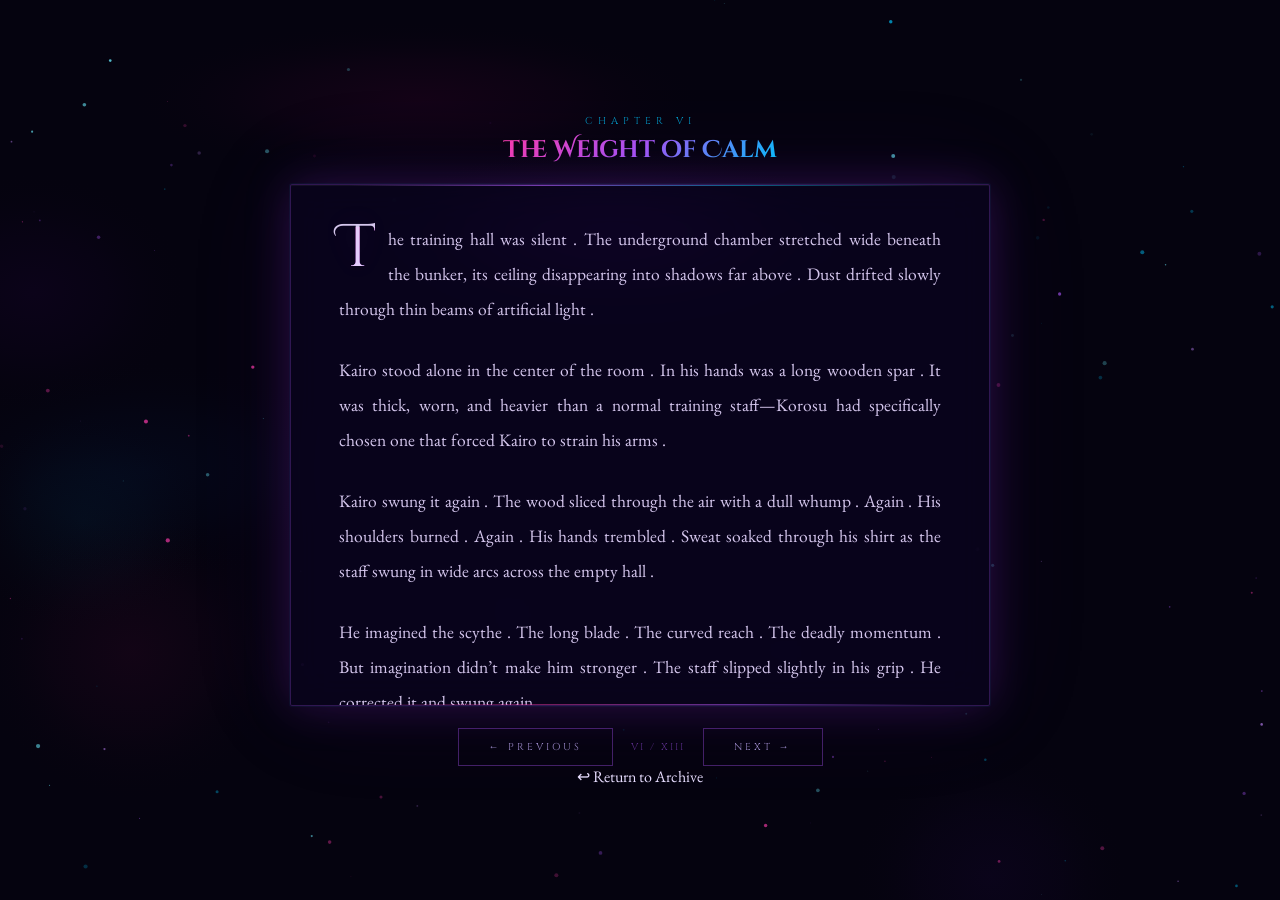
<file: chapter6.html>
<!DOCTYPE html>
<html lang="en">
<head>
<meta charset="UTF-8">
<meta name="viewport" content="width=device-width, initial-scale=1.0">
<title>Chapter 6 — The Discipline of Silence | The Scythe of the Ashen Light</title>
<link href="https://fonts.googleapis.com/css2?family=Cinzel+Decorative:wght@400;700&family=Cinzel:wght@400;600&family=EB+Garamond:ital,wght@0,400;1,400&display=swap" rel="stylesheet">
<style>
*,*::before,*::after{margin:0;padding:0;box-sizing:border-box}
:root{--neon-blue:#00c8ff;--vivid-purple:#a855f7;--neon-pink:#ff3cac;--soft-pink:#f472b6;--dark-bg:#05030f;--panel-bg:rgba(10,5,30,.72);--blue-glow:0 0 20px rgba(0,200,255,.9),0 0 50px rgba(0,200,255,.4);--pink-glow:0 0 20px rgba(255,60,172,.9),0 0 50px rgba(255,60,172,.4)}
html,body{width:100%;height:100%;background:var(--dark-bg);font-family:'EB Garamond',serif;color:#e8deff;overflow:hidden}
canvas#bg{position:fixed;top:0;left:0;width:100%;height:100%;z-index:0;pointer-events:none}
#parallax-layer{position:fixed;inset:0;z-index:0;pointer-events:none;transition:transform .1s ease-out}
#reader{position:relative;z-index:1;display:flex;flex-direction:column;align-items:center;justify-content:center;height:100vh;padding:20px;animation:fadeIn .8s ease forwards}
@keyframes fadeIn{from{opacity:0;transform:translateY(12px)}to{opacity:1;transform:translateY(0)}}
.chapter-header{text-align:center;margin-bottom:18px}
.chapter-num{font-family:'Cinzel',serif;font-size:10px;letter-spacing:5px;color:var(--neon-blue);text-transform:uppercase;opacity:.75;margin-bottom:6px}
.chapter-title{font-family:'Cinzel Decorative',serif;font-size:clamp(15px,3vw,24px);background:linear-gradient(135deg,#ff3cac,#a855f7,#00c8ff);-webkit-background-clip:text;-webkit-text-fill-color:transparent;background-clip:text;animation:chPulse 4s ease-in-out infinite}
@keyframes chPulse{0%,100%{filter:drop-shadow(0 0 6px rgba(168,85,247,.4))}50%{filter:drop-shadow(0 0 22px rgba(255,60,172,.85))}}
.glass-panel{width:100%;max-width:700px;max-height:58vh;background:var(--panel-bg);border:1px solid rgba(168,85,247,.25);border-radius:2px;backdrop-filter:blur(20px) saturate(180%);-webkit-backdrop-filter:blur(20px) saturate(180%);padding:36px 48px;overflow-y:auto;position:relative;box-shadow:0 0 0 1px rgba(0,200,255,.05),0 0 44px rgba(107,33,168,.32),0 0 110px rgba(107,33,168,.10),inset 0 1px 0 rgba(255,255,255,.05);animation:flicker 7s ease-in-out infinite;scrollbar-width:thin;scrollbar-color:rgba(168,85,247,.4) transparent}
.glass-panel::-webkit-scrollbar{width:4px}.glass-panel::-webkit-scrollbar-track{background:transparent}.glass-panel::-webkit-scrollbar-thumb{background:rgba(168,85,247,.4);border-radius:2px}
@keyframes flicker{0%,93%,100%{box-shadow:0 0 0 1px rgba(0,200,255,.05),0 0 44px rgba(107,33,168,.32),0 0 110px rgba(107,33,168,.10),inset 0 1px 0 rgba(255,255,255,.05)}96%{box-shadow:0 0 0 1px rgba(0,200,255,.10),0 0 60px rgba(107,33,168,.50),0 0 130px rgba(107,33,168,.18),inset 0 1px 0 rgba(255,255,255,.09)}}
.glass-panel::before{content:'';position:absolute;top:0;left:8%;right:8%;height:1px;background:linear-gradient(90deg,transparent,rgba(168,85,247,.65),rgba(0,200,255,.45),transparent)}
.glass-panel::after{content:'';position:absolute;bottom:0;left:8%;right:8%;height:1px;background:linear-gradient(90deg,transparent,rgba(255,60,172,.45),rgba(168,85,247,.55),transparent)}
.novel-text{font-family:'EB Garamond',serif;font-size:17.5px;line-height:2;color:rgba(230,215,255,.92);text-align:justify;text-shadow:0 0 30px rgba(168,85,247,.12)}
.novel-text p{margin-bottom:1.5em}
.novel-text p:first-child::first-letter{font-family:'Cinzel Decorative',serif;font-size:3.4em;float:left;line-height:.72;margin:6px 12px 0 0;background:linear-gradient(135deg,#ff3cac,#a855f7);-webkit-background-clip:text;-webkit-text-fill-color:transparent;background-clip:text;filter:drop-shadow(0 0 14px rgba(255,60,172,.75))}
.novel-text em{color:rgba(244,114,182,.95);font-style:italic;text-shadow:0 0 16px rgba(255,60,172,.5)}
.nav-controls{display:flex;gap:18px;margin-top:22px;align-items:center}
.nav-btn{font-family:'Cinzel',serif;font-size:10px;letter-spacing:3px;text-transform:uppercase;padding:11px 30px;background:transparent;border:1px solid rgba(168,85,247,.38);color:rgba(200,180,255,.78);cursor:pointer;transition:all .35s ease;text-decoration:none;display:inline-block}
.nav-btn:hover{border-color:var(--neon-pink);color:#fff;box-shadow:0 0 28px rgba(255,60,172,.55),0 0 55px rgba(168,85,247,.25);transform:translateY(-3px);text-shadow:0 0 12px rgba(255,255,255,.7)}
.nav-btn.disabled{opacity:.22;pointer-events:none;cursor:default}
.page-indicator{font-family:'Cinzel',serif;font-size:10px;letter-spacing:2px;color:rgba(168,85,247,.5);min-width:48px;text-align:center}
.back-home-btn{font-family:'Cinzel',serif;font-size:9px;letter-spacing:3px;text-transform:uppercase;padding:8px 22px;background:transparent;border:1px solid rgba(0,200,255,.18);color:rgba(0,200,255,.45);cursor:pointer;transition:all .3s ease;margin-top:12px;text-decoration:none;display:inline-block}
.back-home-btn:hover{color:var(--neon-blue);border-color:var(--neon-blue);box-shadow:0 0 22px rgba(0,200,255,.45);transform:translateY(-2px)}
#page-turn{position:fixed;inset:0;z-index:100;pointer-events:none;display:flex;align-items:center;justify-content:center;opacity:0}
#page-turn.turning{animation:pturn 1s cubic-bezier(.4,0,.2,1) forwards}
@keyframes pturn{0%{opacity:0}20%{opacity:1}80%{opacity:1}100%{opacity:0}}
.pt-veil{position:absolute;inset:0;background:radial-gradient(ellipse at center,rgba(107,33,168,.55) 0%,rgba(5,3,15,.96) 65%,rgba(5,3,15,1) 100%)}
.pt-rune{position:relative;z-index:1;font-family:'Cinzel Decorative',serif;font-size:64px;background:linear-gradient(135deg,#ff3cac,#a855f7,#00c8ff);-webkit-background-clip:text;-webkit-text-fill-color:transparent;background-clip:text;animation:runeAnim 1s ease-in-out forwards;filter:drop-shadow(0 0 32px rgba(168,85,247,1))}
@keyframes runeAnim{0%{transform:rotateX(0) scale(.4);opacity:0}35%{transform:rotateX(-12deg) scale(1.15);opacity:1}65%{transform:rotateX(8deg) scale(1);opacity:1}100%{transform:rotateX(0) scale(.4);opacity:0}}
@media(max-width:600px){.glass-panel{padding:24px 22px;max-height:55vh}.novel-text{font-size:15px;line-height:1.85}.nav-btn{padding:10px 18px;font-size:9px}}
</style>
</head>
<body>
<canvas id="bg" aria-hidden="true"></canvas>
<div id="parallax-layer" aria-hidden="true"></div>

<div id="reader">
  <div class="chapter-header">
    <div class="chapter-num">Chapter VI</div>
    <h1 class="chapter-title">The Weight of Calm</h1>
  </div>
  <div class="glass-panel" id="textPanel">
    <div class="novel-text">
      <p>The training hall was silent . The underground chamber stretched wide beneath the bunker, its ceiling disappearing into shadows far above . Dust drifted slowly through thin beams of artificial light .</p>

      <p>Kairo stood alone in the center of the room . In his hands was a long wooden spar . It was thick, worn, and heavier than a normal training staff—Korosu had specifically chosen one that forced Kairo to strain his arms .</p>

      <p>Kairo swung it again . The wood sliced through the air with a dull whump . Again . His shoulders burned . Again . His hands trembled . Sweat soaked through his shirt as the staff swung in wide arcs across the empty hall .</p>

      <p>He imagined the scythe . The long blade . The curved reach . The deadly momentum . But imagination didn’t make him stronger . The staff slipped slightly in his grip . He corrected it and swung again .</p>

      <p>Minutes passed . Then an hour . Finally his arms gave out . The staff dropped against the floor with a heavy thud . Kairo bent forward, breathing hard, sweat gripping onto the cold concrete beneath his feet .</p>

      <p>He touched the locket around his neck . Cold . Silent . Nothing . Kairo clenched his jaw . He had fought a monster . Held the Scythe of Ashen Light . But standing here now, he felt like a pretender . Like someone playing the role of a warrior instead of actually being one .</p>

      <p>From across the hall, a voice echoed . “Kairo .”</p>

      <p>Korosu stood near one of the lab’s medical terminals, waving him over . The glowing screens behind him hummed quietly with activity . Kairo grabbed a towel from the floor and walked toward him . Korosu turned toward Kairo . “Sit .” Kairo raised an eyebrow but obeyed . Korosu began attaching small sensors to his chest and temples .</p>

      <p>“What are you doing?” Kairo asked .</p>

      <p>“Bio-feedback,” Korosu replied . “Heart rate . Brain activity . Stress response .”</p>

      <p>Kairo frowned . “Why ?”</p>

      <p>Korosu tapped a few keys . Numbers instantly appeared across the screen . “Because I think I figured out what happened during the fight in your apartment .” He turned the monitor so Kairo could see it . “Your heart rate during the attack peaked at one hundred and eighty beats per minute .”</p>

      <p>Kairo blinked . “That’s… bad ?”</p>

      <p>“That’s panic mode,” Korosu said . “Your body thought it was about to die .”</p>

      <p>Kairo leaned back in the chair . “So ?”</p>

      <p>Korosu pointed at the locket . “You didn’t summon the scythe .”</p>

      <p>Kairo frowned . “What ?”</p>

      <p>“Your terror did .”</p>

      <p>The words hung in the air . Korosu continued . “When the shadow creature attacked, your fear triggered the weapon . But because you were terrified, the scythe became unstable .”</p>

      <p>He typed something else into the console . “Think of it like trying to lift a weight while drowning . Your mind was fighting itself .”</p>

      <p>Kairo remembered the fight . The crushing weight . The uncontrollable flames . “So fear made it heavier?” he asked .</p>

      <p>Korosu nodded . “Exactly .” He folded his arms . “Fear is dead weight . It’s about control .” Korosu nodded . “You and the weapon need to move as one system,” Korosu explained . “Minimal fear . Maximum patience .”</p>

      <p>He tapped the screen again . “You don’t force the scythe to appear . You have to mentally be stable, so you need meditate and do some exercise .” Kairo slowly sat down .</p>

      <p>Kairo trained his mind . Morning: wooden spar practice . Night: meditation . Slowly, his breathing improved . His thoughts became quieter . Not empty . Just calmer . Every day Kairo trained his body while Korosu researched the First Doctrine .</p>

      <p>On the sixth night, the bunker was completely silent . Korosu had fallen asleep at his desk, surrounded by glowing monitors . In the training hall, Kairo sat motionless . Breathing slowly . In . Out .</p>

      <p>The locket around his neck began to glow faintly . Blue . Kairo opened his eyes . He raised his hand . Not out of fear . Not out of desperation . Just intention .</p>

      <p>The air shifted . A quiet sapphire light formed in front of him . The Scythe of Ashen Light appeared . This time there was no violent explosion . No uncontrolled flames . Only a steady hum .</p>

      <p>Kairo wrapped his hand around the handle . The weapon was still heavy . But it didn’t crush him . His arms trembled slightly, but he stayed standing . The blue glow filled the chamber . Korosu woke up .</p>

      <p>Korosu stepped slowly into the training hall . The blue glow from the scythe illuminated the room . For a moment he simply stared . “…You summoned it,” he said quietly .</p>

      <p>Kairo nodded . The weapon was still heavy in his grip, but this time it didn’t crush him . Korosu turned toward the research monitors still glowing behind him . “I’m still decoding Velran’s archives,” he said . “But I think I understand the beginning of it .”</p>
      
      <p>Kairo looked at him . Korosu crossed his arms . “The First Doctrine isn’t a power .” He pointed at the scythe . “It’s the foundation . The ability to exist with the weapon… without letting it destroy you .”</p>

      <p>Kairo looked down at the blade . The blue light reflected in his eyes . Korosu continued . “Velran didn’t design the Doctrines to be unlocked quickly .” He gestured toward the bunker . “They’re meant to shape a warrior over years .”</p>

      <p>Kairo tightened his grip on the scythe . Three years . Three years to grow strong enough to face what was coming . The scythe hummed softly in his hand . For the first time—it no longer felt like an enemy . It felt like the beginning .</p>
      
      <p>And the training had only just begun .</p>
    </div>
  </div>
  <nav class="nav-controls">
    <a class="nav-btn" href="chapter5.html" onclick="navTo(this.href);return false">← Previous</a>
    <span class="page-indicator">VI / XIII</span>
    <a class="nav-btn" href="chapter7.html" onclick="navTo(this.href);return false">Next →</a>
  </nav
  <a class="back-home-btn" href="index.html">&#8617; Return to Archive</a>
</div>

<div id="page-turn" aria-hidden="true">
  <div class="pt-veil"></div>
  <div class="pt-rune">&#10795;</div>
</div>
<script>

const canvas=document.getElementById('bg'),ctx=canvas.getContext('2d');
let W,H,particles=[],clouds=[];
function resize(){W=canvas.width=window.innerWidth;H=canvas.height=window.innerHeight}
function init(){
  particles=[];clouds=[];
  for(let i=0;i<140;i++)particles.push({x:Math.random()*W,y:Math.random()*H,vx:(Math.random()-.5)*.28,vy:(Math.random()-.5)*.18,r:Math.random()*1.9+.25,a:Math.random()*.65+.15,color:['#a855f7','#00c8ff','#ff3cac','#c084fc','#67e8f9'][Math.floor(Math.random()*5)],p:Math.random()*Math.PI*2,ps:.012+Math.random()*.022});
  const nc=['rgba(107,33,168,','rgba(0,80,180,','rgba(160,20,90,','rgba(60,10,130,','rgba(0,120,160,','rgba(130,0,80,','rgba(80,0,140,'];
  for(let i=0;i<7;i++)clouds.push({x:Math.random()*W,y:Math.random()*H,vx:(Math.random()-.5)*.10,vy:(Math.random()-.5)*.07,rx:100+Math.random()*220,ry:70+Math.random()*150,color:nc[i%nc.length],a:.028+Math.random()*.038});
}
function draw(){
  ctx.clearRect(0,0,W,H);ctx.fillStyle='#05030f';ctx.fillRect(0,0,W,H);
  clouds.forEach(c=>{
    ctx.save();ctx.scale(1,c.ry/c.rx);
    const g=ctx.createRadialGradient(c.x,c.y*(c.rx/c.ry),0,c.x,c.y*(c.rx/c.ry),c.rx);
    g.addColorStop(0,c.color+(c.a*2.2)+')');g.addColorStop(.5,c.color+c.a+')');g.addColorStop(1,'rgba(0,0,0,0)');
    ctx.beginPath();ctx.arc(c.x,c.y*(c.rx/c.ry),c.rx,0,Math.PI*2);ctx.fillStyle=g;ctx.fill();ctx.restore();
    c.x+=c.vx;c.y+=c.vy;
    if(c.x<-c.rx)c.x=W+c.rx;if(c.x>W+c.rx)c.x=-c.rx;if(c.y<-c.ry)c.y=H+c.ry;if(c.y>H+c.ry)c.y=-c.ry;
  });
  particles.forEach(p=>{
    p.p+=p.ps;const a=p.a*(.65+.35*Math.sin(p.p));
    ctx.globalAlpha=a;ctx.beginPath();ctx.arc(p.x,p.y,p.r,0,Math.PI*2);ctx.fillStyle=p.color;ctx.fill();ctx.globalAlpha=1;
    p.x+=p.vx;p.y+=p.vy;
    if(p.x<0)p.x=W;if(p.x>W)p.x=0;if(p.y<0)p.y=H;if(p.y>H)p.y=0;
  });
}
function loop(){draw();requestAnimationFrame(loop)}
document.addEventListener('mousemove',e=>{const mx=(e.clientX/innerWidth-.5)*2,my=(e.clientY/innerHeight-.5)*2;document.getElementById('parallax-layer').style.transform=`translate(${mx*9}px,${my*6}px)`});
function navTo(href){const ov=document.getElementById('page-turn');ov.classList.add('turning');setTimeout(()=>{window.location.href=href},480);}
window.addEventListener('resize',()=>{resize();init()});
resize();init();loop();

document.addEventListener('keydown',e=>{
  if(e.key==='ArrowRight'||e.key==='ArrowDown')navTo('chapter2.html');
});
</script>
</body>
</html>
</file>
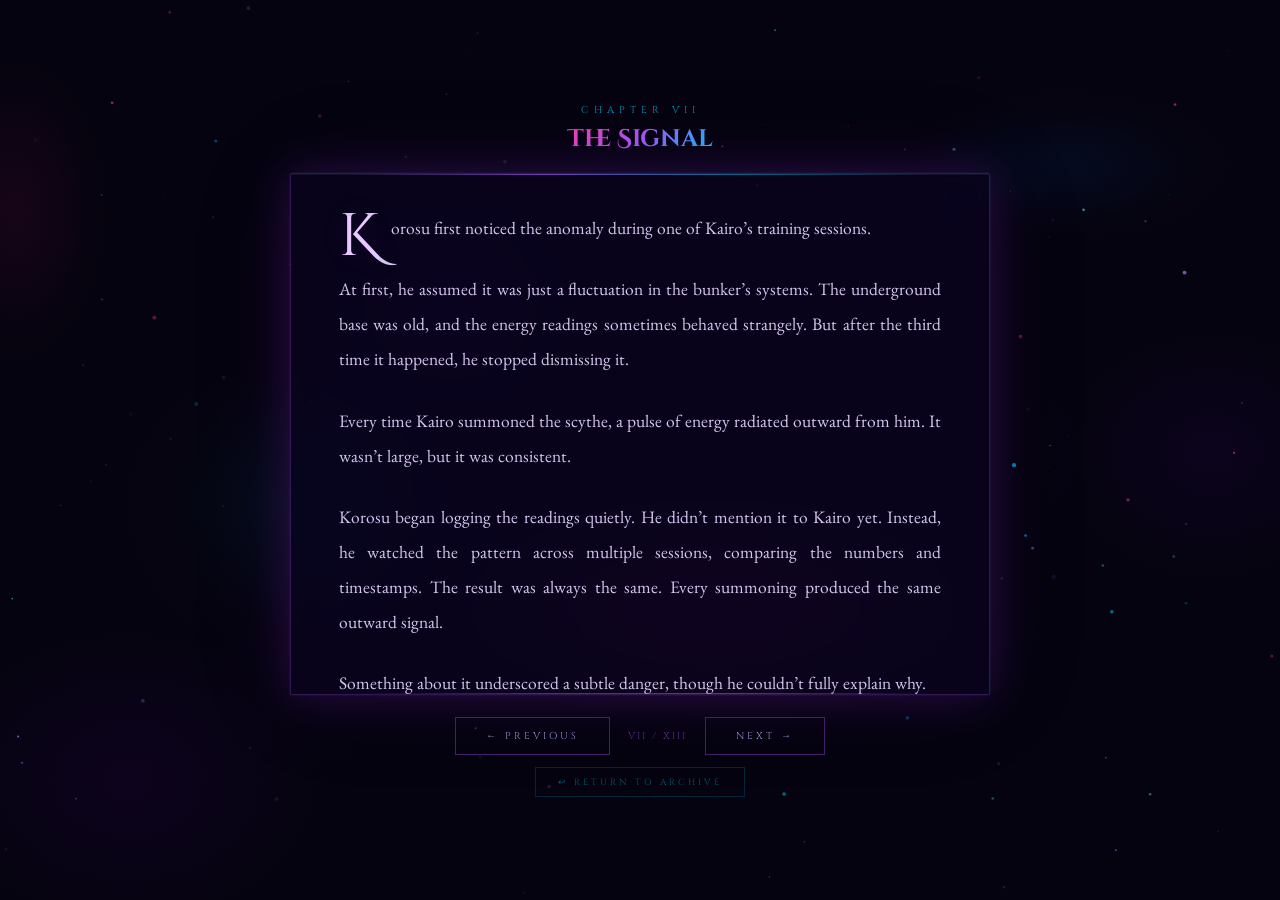
<file: chapter7.html>
<!DOCTYPE html>
<html lang="en">
<head>
<meta charset="UTF-8">
<meta name="viewport" content="width=device-width, initial-scale=1.0">
<title>Chapter 7 — The Signal | The Scythe of the Ashen Light</title>
<link href="https://fonts.googleapis.com/css2?family=Cinzel+Decorative:wght@400;700&family=Cinzel:wght@400;600&family=EB+Garamond:ital,wght@0,400;1,400&display=swap" rel="stylesheet">
<style>
*,*::before,*::after{margin:0;padding:0;box-sizing:border-box}
:root{--neon-blue:#00c8ff;--vivid-purple:#a855f7;--neon-pink:#ff3cac;--soft-pink:#f472b6;--dark-bg:#05030f;--panel-bg:rgba(10,5,30,.72);--blue-glow:0 0 20px rgba(0,200,255,.9),0 0 50px rgba(0,200,255,.4);--pink-glow:0 0 20px rgba(255,60,172,.9),0 0 50px rgba(255,60,172,.4)}
html,body{width:100%;height:100%;background:var(--dark-bg);font-family:'EB Garamond',serif;color:#e8deff;overflow:hidden}
canvas#bg{position:fixed;top:0;left:0;width:100%;height:100%;z-index:0;pointer-events:none}
#parallax-layer{position:fixed;inset:0;z-index:0;pointer-events:none;transition:transform .1s ease-out}
#reader{position:relative;z-index:1;display:flex;flex-direction:column;align-items:center;justify-content:center;height:100vh;padding:20px;animation:fadeIn .8s ease forwards}
@keyframes fadeIn{from{opacity:0;transform:translateY(12px)}to{opacity:1;transform:translateY(0)}}
.chapter-header{text-align:center;margin-bottom:18px}
.chapter-num{font-family:'Cinzel',serif;font-size:10px;letter-spacing:5px;color:var(--neon-blue);text-transform:uppercase;opacity:.75;margin-bottom:6px}
.chapter-title{font-family:'Cinzel Decorative',serif;font-size:clamp(15px,3vw,24px);background:linear-gradient(135deg,#ff3cac,#a855f7,#00c8ff);-webkit-background-clip:text;-webkit-text-fill-color:transparent;background-clip:text;animation:chPulse 4s ease-in-out infinite}
@keyframes chPulse{0%,100%{filter:drop-shadow(0 0 6px rgba(168,85,247,.4))}50%{filter:drop-shadow(0 0 22px rgba(255,60,172,.85))}}
.glass-panel{width:100%;max-width:700px;max-height:58vh;background:var(--panel-bg);border:1px solid rgba(168,85,247,.25);border-radius:2px;backdrop-filter:blur(20px) saturate(180%);-webkit-backdrop-filter:blur(20px) saturate(180%);padding:36px 48px;overflow-y:auto;position:relative;box-shadow:0 0 0 1px rgba(0,200,255,.05),0 0 44px rgba(107,33,168,.32),0 0 110px rgba(107,33,168,.10),inset 0 1px 0 rgba(255,255,255,.05);animation:flicker 7s ease-in-out infinite;scrollbar-width:thin;scrollbar-color:rgba(168,85,247,.4) transparent}
.glass-panel::-webkit-scrollbar{width:4px}.glass-panel::-webkit-scrollbar-track{background:transparent}.glass-panel::-webkit-scrollbar-thumb{background:rgba(168,85,247,.4);border-radius:2px}
@keyframes flicker{0%,93%,100%{box-shadow:0 0 0 1px rgba(0,200,255,.05),0 0 44px rgba(107,33,168,.32),0 0 110px rgba(107,33,168,.10),inset 0 1px 0 rgba(255,255,255,.05)}96%{box-shadow:0 0 0 1px rgba(0,200,255,.10),0 0 60px rgba(107,33,168,.50),0 0 130px rgba(107,33,168,.18),inset 0 1px 0 rgba(255,255,255,.09)}}
.glass-panel::before{content:'';position:absolute;top:0;left:8%;right:8%;height:1px;background:linear-gradient(90deg,transparent,rgba(168,85,247,.65),rgba(0,200,255,.45),transparent)}
.glass-panel::after{content:'';position:absolute;bottom:0;left:8%;right:8%;height:1px;background:linear-gradient(90deg,transparent,rgba(255,60,172,.45),rgba(168,85,247,.55),transparent)}
.novel-text{font-family:'EB Garamond',serif;font-size:17.5px;line-height:2;color:rgba(230,215,255,.92);text-align:justify;text-shadow:0 0 30px rgba(168,85,247,.12)}
.novel-text p{margin-bottom:1.5em}
.novel-text p:first-child::first-letter{font-family:'Cinzel Decorative',serif;font-size:3.4em;float:left;line-height:.72;margin:6px 12px 0 0;background:linear-gradient(135deg,#ff3cac,#a855f7);-webkit-background-clip:text;-webkit-text-fill-color:transparent;background-clip:text;filter:drop-shadow(0 0 14px rgba(255,60,172,.75))}
.novel-text em{color:rgba(244,114,182,.95);font-style:italic;text-shadow:0 0 16px rgba(255,60,172,.5)}
.nav-controls{display:flex;gap:18px;margin-top:22px;align-items:center}
.nav-btn{font-family:'Cinzel',serif;font-size:10px;letter-spacing:3px;text-transform:uppercase;padding:11px 30px;background:transparent;border:1px solid rgba(168,85,247,.38);color:rgba(200,180,255,.78);cursor:pointer;transition:all .35s ease;text-decoration:none;display:inline-block}
.nav-btn:hover{border-color:var(--neon-pink);color:#fff;box-shadow:0 0 28px rgba(255,60,172,.55),0 0 55px rgba(168,85,247,.25);transform:translateY(-3px);text-shadow:0 0 12px rgba(255,255,255,.7)}
.nav-btn.disabled{opacity:.22;pointer-events:none;cursor:default}
.page-indicator{font-family:'Cinzel',serif;font-size:10px;letter-spacing:2px;color:rgba(168,85,247,.5);min-width:48px;text-align:center}
.back-home-btn{font-family:'Cinzel',serif;font-size:9px;letter-spacing:3px;text-transform:uppercase;padding:8px 22px;background:transparent;border:1px solid rgba(0,200,255,.18);color:rgba(0,200,255,.45);cursor:pointer;transition:all .3s ease;margin-top:12px;text-decoration:none;display:inline-block}
.back-home-btn:hover{color:var(--neon-blue);border-color:var(--neon-blue);box-shadow:0 0 22px rgba(0,200,255,.45);transform:translateY(-2px)}
#page-turn{position:fixed;inset:0;z-index:100;pointer-events:none;display:flex;align-items:center;justify-content:center;opacity:0}
#page-turn.turning{animation:pturn 1s cubic-bezier(.4,0,.2,1) forwards}
@keyframes pturn{0%{opacity:0}20%{opacity:1}80%{opacity:1}100%{opacity:0}}
.pt-veil{position:absolute;inset:0;background:radial-gradient(ellipse at center,rgba(107,33,168,.55) 0%,rgba(5,3,15,.96) 65%,rgba(5,3,15,1) 100%)}
.pt-rune{position:relative;z-index:1;font-family:'Cinzel Decorative',serif;font-size:64px;background:linear-gradient(135deg,#ff3cac,#a855f7,#00c8ff);-webkit-background-clip:text;-webkit-text-fill-color:transparent;background-clip:text;animation:runeAnim 1s ease-in-out forwards;filter:drop-shadow(0 0 32px rgba(168,85,247,1))}
@keyframes runeAnim{0%{transform:rotateX(0) scale(.4);opacity:0}35%{transform:rotateX(-12deg) scale(1.15);opacity:1}65%{transform:rotateX(8deg) scale(1);opacity:1}100%{transform:rotateX(0) scale(.4);opacity:0}}
@media(max-width:600px){.glass-panel{padding:24px 22px;max-height:55vh}.novel-text{font-size:15px;line-height:1.85}.nav-btn{padding:10px 18px;font-size:9px}}
</style>
</head>
<body>
<canvas id="bg" aria-hidden="true"></canvas>
<div id="parallax-layer" aria-hidden="true"></div>

<div id="reader">
  <div class="chapter-header">
    <div class="chapter-num">Chapter VII</div>
    <h1 class="chapter-title">The Signal</h1>
  </div>
  <div class="glass-panel" id="textPanel">
    <div class="novel-text">
      <p>Korosu first noticed the anomaly during one of Kairo’s training sessions.</p>

      <p>At first, he assumed it was just a fluctuation in the bunker’s systems. The underground base was old, and the energy readings sometimes behaved strangely. But after the third time it happened, he stopped dismissing it.</p>

      <p>Every time Kairo summoned the scythe, a pulse of energy radiated outward from him. It wasn’t large, but it was consistent.</p>

      <p>Korosu began logging the readings quietly. He didn’t mention it to Kairo yet. Instead, he watched the pattern across multiple sessions, comparing the numbers and timestamps. The result was always the same. Every summoning produced the same outward signal.</p>

      <p>Something about it underscored a subtle danger, though he couldn’t fully explain why.</p>

      <p>Hours later, long after Kairo had gone to sleep, Korosu sat alone in the control room. The bunker was silent. The only light in the room came from the soft glow of the monitors.</p>

      <p>It was nearly three in the morning when Korosu finally decided to cross-reference the energy spikes with Velran’s archived research files. Most of the files were old and partially encrypted, but after digging through dozens of entries, he found something. A buried note in one of Velran’s logs.</p>

      <p>Korosu leaned closer to the screen as he read the line: <em>“The Ashen Light cannot be hidden. It is a wound in the dark. They will always find it.”</em></p>

      <p>Korosu froze. His mind began piecing things together.</p>

      <p>He slowly stared at the words. Then his eyes widened. He slowly turned to look at Kairo’s empty chair, a cold realization settling in.</p>

      <p>“I think…” he whispered carefully to himself, “…it’s telling the truth.”</p>

      <p>When morning came, Kairo stood silently for a long moment listening to Korosu explain the logs. Then, as if drawn by a sudden shift in the air, he walked toward the entrance. Korosu didn’t stop him.</p>

      <p>The massive steel door slowly began to open, heavy cogs grinding against the stone. Cold air from outside drifted into the humid bunker, carrying the scent of pine and oncoming storm.</p>

      <p>A cloaked figure stood waiting on the rocky hillside.</p>

      <p>As the door fully opened, the figure stepped forward slightly. It was ancient. Its cloak was worn and layered with years of dust and travel. The fabric looked like it had been repaired dozens of times. Beneath the hood, its face was weathered and deeply lined with age.</p>

      <p>But its eyes were steady.</p>

      <p>It didn’t attack. It didn’t move aggressively. Instead, the figure slowly dropped to one knee, its head lowering in deep reverence.</p>

      <p>Because it had never come as an enemy. It was a servant. A servant bound to the Scythe of Ashen Light itself.</p>

      <p>Once bound to Velran, and now, by the ancient laws of the scythe, transferred to whoever the weapon had chosen next. Since Velran’s death, the servant had wandered without direction. Waiting. Searching.</p>

      <p>Every time Kairo summoned the scythe during training, the signal had reached across impossible distances, pulling the servant closer and closer until it finally reached the door.</p>
    </div>
  </div>
  <nav class="nav-controls">
    <a class="nav-btn" href="chapter6.html" onclick="navTo(this.href);return false">← Previous</a>
    <span class="page-indicator">VII / XIII</span>
    <a class="nav-btn" href="chapter8.html" onclick="navTo(this.href);return false">Next →</a>
  </nav>
  <a class="back-home-btn" href="index.html">&#8617; Return to Archive</a>
</div>

<div id="page-turn" aria-hidden="true">
  <div class="pt-veil"></div>
  <div class="pt-rune">&#10795;</div>
</div>
<script>

const canvas=document.getElementById('bg'),ctx=canvas.getContext('2d');
let W,H,particles=[],clouds=[];
function resize(){W=canvas.width=window.innerWidth;H=canvas.height=window.innerHeight}
function init(){
  particles=[];clouds=[];
  for(let i=0;i<140;i++)particles.push({x:Math.random()*W,y:Math.random()*H,vx:(Math.random()-.5)*.28,vy:(Math.random()-.5)*.18,r:Math.random()*1.9+.25,a:Math.random()*.65+.15,color:['#a855f7','#00c8ff','#ff3cac','#c084fc','#67e8f9'][Math.floor(Math.random()*5)],p:Math.random()*Math.PI*2,ps:.012+Math.random()*.022});
  const nc=['rgba(107,33,168,','rgba(0,80,180,','rgba(160,20,90,','rgba(60,10,130,','rgba(0,120,160,','rgba(130,0,80,','rgba(80,0,140,'];
  for(let i=0;i<7;i++)clouds.push({x:Math.random()*W,y:Math.random()*H,vx:(Math.random()-.5)*.10,vy:(Math.random()-.5)*.07,rx:100+Math.random()*220,ry:70+Math.random()*150,color:nc[i%nc.length],a:.028+Math.random()*.038});
}
function draw(){
  ctx.clearRect(0,0,W,H);ctx.fillStyle='#05030f';ctx.fillRect(0,0,W,H);
  clouds.forEach(c=>{
    ctx.save();ctx.scale(1,c.ry/c.rx);
    const g=ctx.createRadialGradient(c.x,c.y*(c.rx/c.ry),0,c.x,c.y*(c.rx/c.ry),c.rx);
    g.addColorStop(0,c.color+(c.a*2.2)+')');g.addColorStop(.5,c.color+c.a+')');g.addColorStop(1,'rgba(0,0,0,0)');
    ctx.beginPath();ctx.arc(c.x,c.y*(c.rx/c.ry),c.rx,0,Math.PI*2);ctx.fillStyle=g;ctx.fill();ctx.restore();
    c.x+=c.vx;c.y+=c.vy;
    if(c.x<-c.rx)c.x=W+c.rx;if(c.x>W+c.rx)c.x=-c.rx;if(c.y<-c.ry)c.y=H+c.ry;if(c.y>H+c.ry)c.y=-c.ry;
  });
  particles.forEach(p=>{
    p.p+=p.ps;const a=p.a*(.65+.35*Math.sin(p.p));
    ctx.globalAlpha=a;ctx.beginPath();ctx.arc(p.x,p.y,p.r,0,Math.PI*2);ctx.fillStyle=p.color;ctx.fill();ctx.globalAlpha=1;
    p.x+=p.vx;p.y+=p.vy;
    if(p.x<0)p.x=W;if(p.x>W)p.x=0;if(p.y<0)p.y=H;if(p.y>H)p.y=0;
  });
}
function loop(){draw();requestAnimationFrame(loop)}
document.addEventListener('mousemove',e=>{const mx=(e.clientX/innerWidth-.5)*2,my=(e.clientY/innerHeight-.5)*2;document.getElementById('parallax-layer').style.transform=`translate(${mx*9}px,${my*6}px)`});
function navTo(href){const ov=document.getElementById('page-turn');ov.classList.add('turning');setTimeout(()=>{window.location.href=href},480);}
window.addEventListener('resize',()=>{resize();init()});
resize();init();loop();

document.addEventListener('keydown',e=>{
  if(e.key==='ArrowRight'||e.key==='ArrowDown')navTo('chapter2.html');
});
</script>
</body>
</html>
</file>
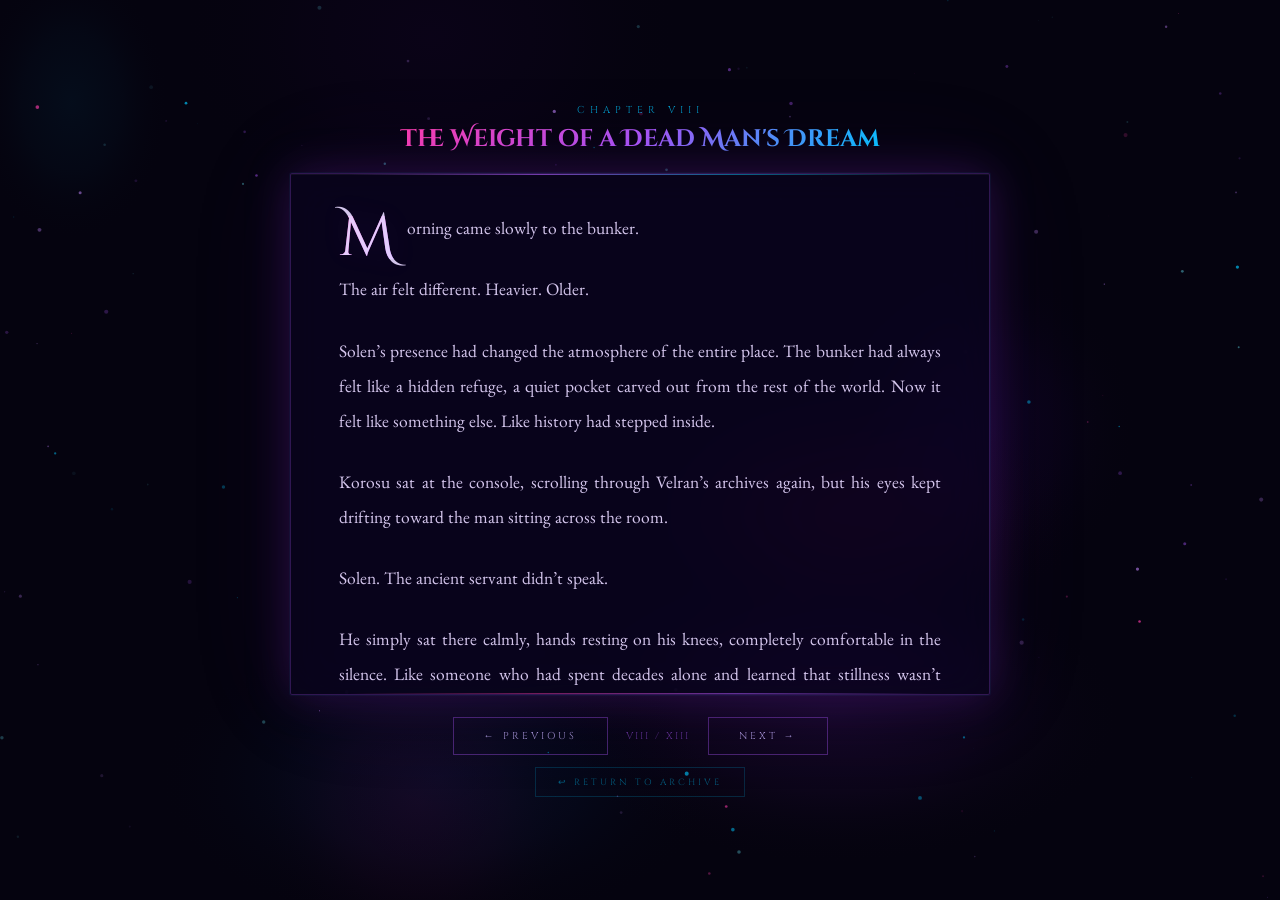
<file: chapter8.html>
<!DOCTYPE html>
<html lang="en">
<head>
<meta charset="UTF-8">
<meta name="viewport" content="width=device-width, initial-scale=1.0">
<title>Chapter 8 — The Weight of a Dead Man's Dream | The Scythe of the Ashen Light</title>
<link href="https://fonts.googleapis.com/css2?family=Cinzel+Decorative:wght@400;700&family=Cinzel:wght@400;600&family=EB+Garamond:ital,wght@0,400;1,400&display=swap" rel="stylesheet">
<style>
*,*::before,*::after{margin:0;padding:0;box-sizing:border-box}
:root{--neon-blue:#00c8ff;--vivid-purple:#a855f7;--neon-pink:#ff3cac;--soft-pink:#f472b6;--dark-bg:#05030f;--panel-bg:rgba(10,5,30,.72);--blue-glow:0 0 20px rgba(0,200,255,.9),0 0 50px rgba(0,200,255,.4);--pink-glow:0 0 20px rgba(255,60,172,.9),0 0 50px rgba(255,60,172,.4)}
html,body{width:100%;height:100%;background:var(--dark-bg);font-family:'EB Garamond',serif;color:#e8deff;overflow:hidden}
canvas#bg{position:fixed;top:0;left:0;width:100%;height:100%;z-index:0;pointer-events:none}
#parallax-layer{position:fixed;inset:0;z-index:0;pointer-events:none;transition:transform .1s ease-out}
#reader{position:relative;z-index:1;display:flex;flex-direction:column;align-items:center;justify-content:center;height:100vh;padding:20px;animation:fadeIn .8s ease forwards}
@keyframes fadeIn{from{opacity:0;transform:translateY(12px)}to{opacity:1;transform:translateY(0)}}
.chapter-header{text-align:center;margin-bottom:18px}
.chapter-num{font-family:'Cinzel',serif;font-size:10px;letter-spacing:5px;color:var(--neon-blue);text-transform:uppercase;opacity:.75;margin-bottom:6px}
.chapter-title{font-family:'Cinzel Decorative',serif;font-size:clamp(15px,3vw,24px);background:linear-gradient(135deg,#ff3cac,#a855f7,#00c8ff);-webkit-background-clip:text;-webkit-text-fill-color:transparent;background-clip:text;animation:chPulse 4s ease-in-out infinite}
@keyframes chPulse{0%,100%{filter:drop-shadow(0 0 6px rgba(168,85,247,.4))}50%{filter:drop-shadow(0 0 22px rgba(255,60,172,.85))}}
.glass-panel{width:100%;max-width:700px;max-height:58vh;background:var(--panel-bg);border:1px solid rgba(168,85,247,.25);border-radius:2px;backdrop-filter:blur(20px) saturate(180%);-webkit-backdrop-filter:blur(20px) saturate(180%);padding:36px 48px;overflow-y:auto;position:relative;box-shadow:0 0 0 1px rgba(0,200,255,.05),0 0 44px rgba(107,33,168,.32),0 0 110px rgba(107,33,168,.10),inset 0 1px 0 rgba(255,255,255,.05);animation:flicker 7s ease-in-out infinite;scrollbar-width:thin;scrollbar-color:rgba(168,85,247,.4) transparent}
.glass-panel::-webkit-scrollbar{width:4px}.glass-panel::-webkit-scrollbar-track{background:transparent}.glass-panel::-webkit-scrollbar-thumb{background:rgba(168,85,247,.4);border-radius:2px}
@keyframes flicker{0%,93%,100%{box-shadow:0 0 0 1px rgba(0,200,255,.05),0 0 44px rgba(107,33,168,.32),0 0 110px rgba(107,33,168,.10),inset 0 1px 0 rgba(255,255,255,.05)}96%{box-shadow:0 0 0 1px rgba(0,200,255,.10),0 0 60px rgba(107,33,168,.50),0 0 130px rgba(107,33,168,.18),inset 0 1px 0 rgba(255,255,255,.09)}}
.glass-panel::before{content:'';position:absolute;top:0;left:8%;right:8%;height:1px;background:linear-gradient(90deg,transparent,rgba(168,85,247,.65),rgba(0,200,255,.45),transparent)}
.glass-panel::after{content:'';position:absolute;bottom:0;left:8%;right:8%;height:1px;background:linear-gradient(90deg,transparent,rgba(255,60,172,.45),rgba(168,85,247,.55),transparent)}
.novel-text{font-family:'EB Garamond',serif;font-size:17.5px;line-height:2;color:rgba(230,215,255,.92);text-align:justify;text-shadow:0 0 30px rgba(168,85,247,.12)}
.novel-text p{margin-bottom:1.5em}
.novel-text p:first-child::first-letter{font-family:'Cinzel Decorative',serif;font-size:3.4em;float:left;line-height:.72;margin:6px 12px 0 0;background:linear-gradient(135deg,#ff3cac,#a855f7);-webkit-background-clip:text;-webkit-text-fill-color:transparent;background-clip:text;filter:drop-shadow(0 0 14px rgba(255,60,172,.75))}
.novel-text em{color:rgba(244,114,182,.95);font-style:italic;text-shadow:0 0 16px rgba(255,60,172,.5)}
.nav-controls{display:flex;gap:18px;margin-top:22px;align-items:center}
.nav-btn{font-family:'Cinzel',serif;font-size:10px;letter-spacing:3px;text-transform:uppercase;padding:11px 30px;background:transparent;border:1px solid rgba(168,85,247,.38);color:rgba(200,180,255,.78);cursor:pointer;transition:all .35s ease;text-decoration:none;display:inline-block}
.nav-btn:hover{border-color:var(--neon-pink);color:#fff;box-shadow:0 0 28px rgba(255,60,172,.55),0 0 55px rgba(168,85,247,.25);transform:translateY(-3px);text-shadow:0 0 12px rgba(255,255,255,.7)}
.nav-btn.disabled{opacity:.22;pointer-events:none;cursor:default}
.page-indicator{font-family:'Cinzel',serif;font-size:10px;letter-spacing:2px;color:rgba(168,85,247,.5);min-width:48px;text-align:center}
.back-home-btn{font-family:'Cinzel',serif;font-size:9px;letter-spacing:3px;text-transform:uppercase;padding:8px 22px;background:transparent;border:1px solid rgba(0,200,255,.18);color:rgba(0,200,255,.45);cursor:pointer;transition:all .3s ease;margin-top:12px;text-decoration:none;display:inline-block}
.back-home-btn:hover{color:var(--neon-blue);border-color:var(--neon-blue);box-shadow:0 0 22px rgba(0,200,255,.45);transform:translateY(-2px)}
#page-turn{position:fixed;inset:0;z-index:100;pointer-events:none;display:flex;align-items:center;justify-content:center;opacity:0}
#page-turn.turning{animation:pturn 1s cubic-bezier(.4,0,.2,1) forwards}
@keyframes pturn{0%{opacity:0}20%{opacity:1}80%{opacity:1}100%{opacity:0}}
.pt-veil{position:absolute;inset:0;background:radial-gradient(ellipse at center,rgba(107,33,168,.55) 0%,rgba(5,3,15,.96) 65%,rgba(5,3,15,1) 100%)}
.pt-rune{position:relative;z-index:1;font-family:'Cinzel Decorative',serif;font-size:64px;background:linear-gradient(135deg,#ff3cac,#a855f7,#00c8ff);-webkit-background-clip:text;-webkit-text-fill-color:transparent;background-clip:text;animation:runeAnim 1s ease-in-out forwards;filter:drop-shadow(0 0 32px rgba(168,85,247,1))}
@keyframes runeAnim{0%{transform:rotateX(0) scale(.4);opacity:0}35%{transform:rotateX(-12deg) scale(1.15);opacity:1}65%{transform:rotateX(8deg) scale(1);opacity:1}100%{transform:rotateX(0) scale(.4);opacity:0}}
@media(max-width:600px){.glass-panel{padding:24px 22px;max-height:55vh}.novel-text{font-size:15px;line-height:1.85}.nav-btn{padding:10px 18px;font-size:9px}}
</style>
</head>
<body>
<canvas id="bg" aria-hidden="true"></canvas>
<div id="parallax-layer" aria-hidden="true"></div>

<div id="reader">
  <div class="chapter-header">
    <div class="chapter-num">Chapter VIII</div>
    <h1 class="chapter-title">The Weight of a Dead Man's Dream</h1>
  </div>
  <div class="glass-panel" id="textPanel">
    <div class="novel-text">
      <p>Morning came slowly to the bunker.</p>

      <p>The air felt different. Heavier. Older.</p>

      <p>Solen’s presence had changed the atmosphere of the entire place. The bunker had always felt like a hidden refuge, a quiet pocket carved out from the rest of the world. Now it felt like something else. Like history had stepped inside.</p>

      <p>Korosu sat at the console, scrolling through Velran’s archives again, but his eyes kept drifting toward the man sitting across the room.</p>

      <p>Solen. The ancient servant didn’t speak.</p>

      <p>He simply sat there calmly, hands resting on his knees, completely comfortable in the silence. Like someone who had spent decades alone and learned that stillness wasn’t empty. It was normal.</p>

      <p>Kairo stood nearby, watching him. Finally, he asked the question that had been sitting in his chest since the night before.</p>

      <p>“Who was Velran?”</p>

      <p>Solen looked up slowly. For the first time since entering the bunker, he smiled. It wasn’t a joyful smile. It was the kind of smile someone gives when remembering something precious that has been gone for a very long time.</p>

      <p>“You deserve to know,” he said quietly.</p>

      <p>Velran had not been born extraordinary. He had been a scientist. A quiet one. Obsessive. The kind of man who believed the universe followed rules, even when those rules looked like magic to everyone else. He was the one who first documented the energy frequencies of the Ashen Light.</p>

      <p>“He spent his entire life trying to map the grid,” Solen continued, his voice echoing softly against the concrete walls. “He built this bunker, along with four others around the globe, to serve as anchors. He thought he could contain the shadow's approach if he understood the underlying mathematics of the rift.”</p>

      <p>Kairo leaned against the edge of the terminal. “But he failed.”</p>

      <p>“He ran out of time,” Solen corrected gently. “The prophecy isn't a countdown script; it's a structural collapse. Velran managed to lock down the core equations, but his body broke before he could complete the transmission sequence. He left his work scattered, hoping the locket would find someone with the capacity to finish it.”</p>

      <p>Korosu tapped a sequence on the keyboard, bringing up a complex schematic of overlapping lines across a global map. “The coordinates we found in Chapter 4… they aren't just random markers. They align perfectly with the structural fault lines of the energy grid Velran was tracking.”</p>

      <p>He turned to face Kairo.</p>

      <p>“Solen's arrival confirmed the telemetry. When you summoned the scythe with stable intent last night, the signal didn't just reach him—it calibrated the primary transceiver in this room. Look.”</p>

      <p>On the screen, a single green line had stabilized, cutting directly through a mountain range thousands of miles away.</p>

      <p>Kairo stared at the glowing map. “The First Doctrine is complete.”</p>

      <p>There was no celebration. Just a quiet acknowledgment. Kairo let his gaze drift down to the black locket resting against his shirt. One Doctrine down. Four to go. Two and a half years left.</p>

      <p>Korosu was already back at the console, pulling up the encrypted directories left behind by their predecessor. He opened Velran’s files on the Second Doctrine.</p>

      <p>They were different. Thinner. Less organized. Almost like Velran had struggled to find the words to explain it. One sentence appeared repeatedly throughout the scattered notes.</p>

      <p>Korosu leaned back in his chair, reading the text slowly. “The Second Doctrine cannot be found. It must be encountered.”</p>

      <p>He looked at Kairo.</p>

      <p>“So we can’t research our way to it.”</p>

      <p>Kairo stood up straight, adjusting the collar of his jacket. “So we have to go find it.”</p>

      <p>Solen spoke quietly from the doorway, his eyes fixed on the horizon showing through the external camera feed. “Velran said the same thing. It took him four years to locate the initial confluence.”</p>

      <p>A brief pause filled the room.</p>

      <p>“But he was alone.”</p>

      <p>The bunker hummed quietly around them, its cooling fans whirring as the primary systems settled into a low power state. Korosu closed his laptop and slid it into his pack. They had two days left before their structural cover story collapsed and the outside world noticed their absence.</p>

      <p>A Doctrine that couldn’t be studied. Only encountered somewhere out in the world.</p>

      <p>Kairo picked up the worn wooden staff from the corner out of habit, feeling the solid weight of the timber in his palms. Then, with a slow breath, he set it down against the wall.</p>

      <p>The time for wooden practice spars was over.</p>
    </div>
  </div>
  <nav class="nav-controls">
    <a class="nav-btn" href="chapter7.html" onclick="navTo(this.href);return false">← Previous</a>
    <span class="page-indicator">VIII / XIII</span>
    <a class="nav-btn" href="chapter9.html" onclick="navTo(this.href);return false">Next →</a>
  </nav>
  <a class="back-home-btn" href="index.html">&#8617; Return to Archive</a>
</div>

<div id="page-turn" aria-hidden="true">
  <div class="pt-veil"></div>
  <div class="pt-rune">&#10795;</div>
</div>
<script>

const canvas=document.getElementById('bg'),ctx=canvas.getContext('2d');
let W,H,particles=[],clouds=[];
function resize(){W=canvas.width=window.innerWidth;H=canvas.height=window.innerHeight}
function init(){
  particles=[];clouds=[];
  for(let i=0;i<140;i++)particles.push({x:Math.random()*W,y:Math.random()*H,vx:(Math.random()-.5)*.28,vy:(Math.random()-.5)*.18,r:Math.random()*1.9+.25,a:Math.random()*.65+.15,color:['#a855f7','#00c8ff','#ff3cac','#c084fc','#67e8f9'][Math.floor(Math.random()*5)],p:Math.random()*Math.PI*2,ps:.012+Math.random()*.022});
  const nc=['rgba(107,33,168,','rgba(0,80,180,','rgba(160,20,90,','rgba(60,10,130,','rgba(0,120,160,','rgba(130,0,80,','rgba(80,0,140,'];
  for(let i=0;i<7;i++)clouds.push({x:Math.random()*W,y:Math.random()*H,vx:(Math.random()-.5)*.10,vy:(Math.random()-.5)*.07,rx:100+Math.random()*220,ry:70+Math.random()*150,color:nc[i%nc.length],a:.028+Math.random()*.038});
}
function draw(){
  ctx.clearRect(0,0,W,H);ctx.fillStyle='#05030f';ctx.fillRect(0,0,W,H);
  clouds.forEach(c=>{
    ctx.save();ctx.scale(1,c.ry/c.rx);
    const g=ctx.createRadialGradient(c.x,c.y*(c.rx/c.ry),0,c.x,c.y*(c.rx/c.ry),c.rx);
    g.addColorStop(0,c.color+(c.a*2.2)+')');g.addColorStop(.5,c.color+c.a+')');g.addColorStop(1,'rgba(0,0,0,0)');
    ctx.beginPath();ctx.arc(c.x,c.y*(c.rx/c.ry),c.rx,0,Math.PI*2);ctx.fillStyle=g;ctx.fill();ctx.restore();
    c.x+=c.vx;c.y+=c.vy;
    if(c.x<-c.rx)c.x=W+c.rx;if(c.x>W+c.rx)c.x=-c.rx;if(c.y<-c.ry)c.y=H+c.ry;if(c.y>H+c.ry)c.y=-c.ry;
  });
  particles.forEach(p=>{
    p.p+=p.ps;const a=p.a*(.65+.35*Math.sin(p.p));
    ctx.globalAlpha=a;ctx.beginPath();ctx.arc(p.x,p.y,p.r,0,Math.PI*2);ctx.fillStyle=p.color;ctx.fill();ctx.globalAlpha=1;
    p.x+=p.vx;p.y+=p.vy;
    if(p.x<0)p.x=W;if(p.x>W)p.x=0;if(p.y<0)p.y=H;if(p.y>H)p.y=0;
  });
}
function loop(){draw();requestAnimationFrame(loop)}
document.addEventListener('mousemove',e=>{const mx=(e.clientX/innerWidth-.5)*2,my=(e.clientY/innerHeight-.5)*2;document.getElementById('parallax-layer').style.transform=`translate(${mx*9}px,${my*6}px)`});
function navTo(href){const ov=document.getElementById('page-turn');ov.classList.add('turning');setTimeout(()=>{window.location.href=href},480);}
window.addEventListener('resize',()=>{resize();init()});
resize();init();loop();

document.addEventListener('keydown',e=>{
  if(e.key==='ArrowRight'||e.key==='ArrowDown')navTo('chapter2.html');
});
</script>
</body>
</html>
</file>
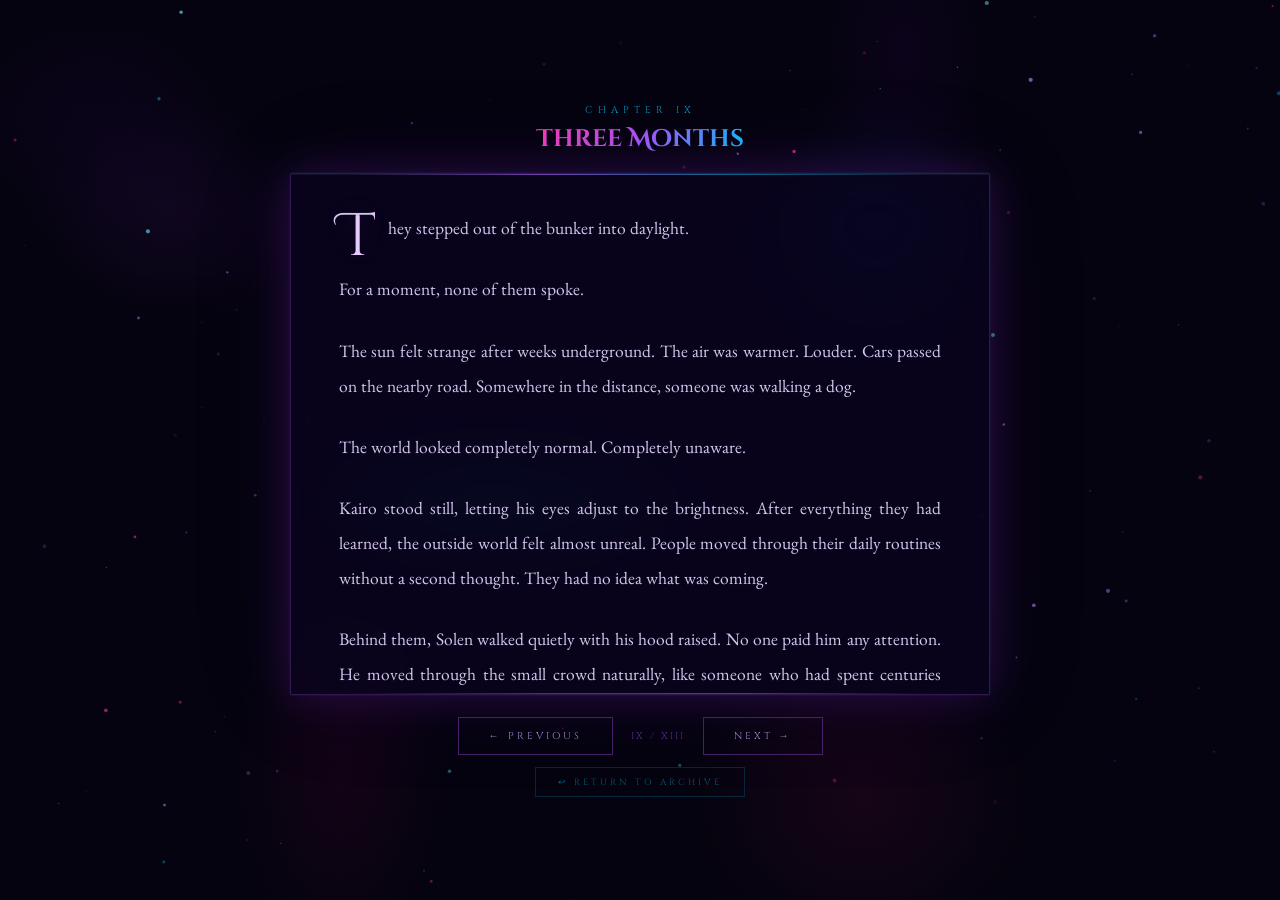
<file: chapter9.html>
<!DOCTYPE html>
<html lang="en">
<head>
<meta charset="UTF-8">
<meta name="viewport" content="width=device-width, initial-scale=1.0">
<title>Chapter 9 — Three Months | The Scythe of the Ashen Light</title>
<link href="https://fonts.googleapis.com/css2?family=Cinzel+Decorative:wght@400;700&family=Cinzel:wght@400;600&family=EB+Garamond:ital,wght@0,400;1,400&display=swap" rel="stylesheet">
<style>
*,*::before,*::after{margin:0;padding:0;box-sizing:border-box}
:root{--neon-blue:#00c8ff;--vivid-purple:#a855f7;--neon-pink:#ff3cac;--soft-pink:#f472b6;--dark-bg:#05030f;--panel-bg:rgba(10,5,30,.72);--blue-glow:0 0 20px rgba(0,200,255,.9),0 0 50px rgba(0,200,255,.4);--pink-glow:0 0 20px rgba(255,60,172,.9),0 0 50px rgba(255,60,172,.4)}
html,body{width:100%;height:100%;background:var(--dark-bg);font-family:'EB Garamond',serif;color:#e8deff;overflow:hidden}
canvas#bg{position:fixed;top:0;left:0;width:100%;height:100%;z-index:0;pointer-events:none}
#parallax-layer{position:fixed;inset:0;z-index:0;pointer-events:none;transition:transform .1s ease-out}
#reader{position:relative;z-index:1;display:flex;flex-direction:column;align-items:center;justify-content:center;height:100vh;padding:20px;animation:fadeIn .8s ease forwards}
@keyframes fadeIn{from{opacity:0;transform:translateY(12px)}to{opacity:1;transform:translateY(0)}}
.chapter-header{text-align:center;margin-bottom:18px}
.chapter-num{font-family:'Cinzel',serif;font-size:10px;letter-spacing:5px;color:var(--neon-blue);text-transform:uppercase;opacity:.75;margin-bottom:6px}
.chapter-title{font-family:'Cinzel Decorative',serif;font-size:clamp(15px,3vw,24px);background:linear-gradient(135deg,#ff3cac,#a855f7,#00c8ff);-webkit-background-clip:text;-webkit-text-fill-color:transparent;background-clip:text;animation:chPulse 4s ease-in-out infinite}
@keyframes chPulse{0%,100%{filter:drop-shadow(0 0 6px rgba(168,85,247,.4))}50%{filter:drop-shadow(0 0 22px rgba(255,60,172,.85))}}
.glass-panel{width:100%;max-width:700px;max-height:58vh;background:var(--panel-bg);border:1px solid rgba(168,85,247,.25);border-radius:2px;backdrop-filter:blur(20px) saturate(180%);-webkit-backdrop-filter:blur(20px) saturate(180%);padding:36px 48px;overflow-y:auto;position:relative;box-shadow:0 0 0 1px rgba(0,200,255,.05),0 0 44px rgba(107,33,168,.32),0 0 110px rgba(107,33,168,.10),inset 0 1px 0 rgba(255,255,255,.05);animation:flicker 7s ease-in-out infinite;scrollbar-width:thin;scrollbar-color:rgba(168,85,247,.4) transparent}
.glass-panel::-webkit-scrollbar{width:4px}.glass-panel::-webkit-scrollbar-track{background:transparent}.glass-panel::-webkit-scrollbar-thumb{background:rgba(168,85,247,.4);border-radius:2px}
@keyframes flicker{0%,93%,100%{box-shadow:0 0 0 1px rgba(0,200,255,.05),0 0 44px rgba(107,33,168,.32),0 0 110px rgba(107,33,168,.10),inset 0 1px 0 rgba(255,255,255,.05)}96%{box-shadow:0 0 0 1px rgba(0,200,255,.10),0 0 60px rgba(107,33,168,.50),0 0 130px rgba(107,33,168,.18),inset 0 1px 0 rgba(255,255,255,.09)}}
.glass-panel::before{content:'';position:absolute;top:0;left:8%;right:8%;height:1px;background:linear-gradient(90deg,transparent,rgba(168,85,247,.65),rgba(0,200,255,.45),transparent)}
.glass-panel::after{content:'';position:absolute;bottom:0;left:8%;right:8%;height:1px;background:linear-gradient(90deg,transparent,rgba(255,60,172,.45),rgba(168,85,247,.55),transparent)}
.novel-text{font-family:'EB Garamond',serif;font-size:17.5px;line-height:2;color:rgba(230,215,255,.92);text-align:justify;text-shadow:0 0 30px rgba(168,85,247,.12)}
.novel-text p{margin-bottom:1.5em}
.novel-text p:first-child::first-letter{font-family:'Cinzel Decorative',serif;font-size:3.4em;float:left;line-height:.72;margin:6px 12px 0 0;background:linear-gradient(135deg,#ff3cac,#a855f7);-webkit-background-clip:text;-webkit-text-fill-color:transparent;background-clip:text;filter:drop-shadow(0 0 14px rgba(255,60,172,.75))}
.novel-text em{color:rgba(244,114,182,.95);font-style:italic;text-shadow:0 0 16px rgba(255,60,172,.5)}
.nav-controls{display:flex;gap:18px;margin-top:22px;align-items:center}
.nav-btn{font-family:'Cinzel',serif;font-size:10px;letter-spacing:3px;text-transform:uppercase;padding:11px 30px;background:transparent;border:1px solid rgba(168,85,247,.38);color:rgba(200,180,255,.78);cursor:pointer;transition:all .35s ease;text-decoration:none;display:inline-block}
.nav-btn:hover{border-color:var(--neon-pink);color:#fff;box-shadow:0 0 28px rgba(255,60,172,.55),0 0 55px rgba(168,85,247,.25);transform:translateY(-3px);text-shadow:0 0 12px rgba(255,255,255,.7)}
.nav-btn.disabled{opacity:.22;pointer-events:none;cursor:default}
.page-indicator{font-family:'Cinzel',serif;font-size:10px;letter-spacing:2px;color:rgba(168,85,247,.5);min-width:48px;text-align:center}
.back-home-btn{font-family:'Cinzel',serif;font-size:9px;letter-spacing:3px;text-transform:uppercase;padding:8px 22px;background:transparent;border:1px solid rgba(0,200,255,.18);color:rgba(0,200,255,.45);cursor:pointer;transition:all .3s ease;margin-top:12px;text-decoration:none;display:inline-block}
.back-home-btn:hover{color:var(--neon-blue);border-color:var(--neon-blue);box-shadow:0 0 22px rgba(0,200,255,.45);transform:translateY(-2px)}
#page-turn{position:fixed;inset:0;z-index:100;pointer-events:none;display:flex;align-items:center;justify-content:center;opacity:0}
#page-turn.turning{animation:pturn 1s cubic-bezier(.4,0,.2,1) forwards}
@keyframes pturn{0%{opacity:0}20%{opacity:1}80%{opacity:1}100%{opacity:0}}
.pt-veil{position:absolute;inset:0;background:radial-gradient(ellipse at center,rgba(107,33,168,.55) 0%,rgba(5,3,15,.96) 65%,rgba(5,3,15,1) 100%)}
.pt-rune{position:relative;z-index:1;font-family:'Cinzel Decorative',serif;font-size:64px;background:linear-gradient(135deg,#ff3cac,#a855f7,#00c8ff);-webkit-background-clip:text;-webkit-text-fill-color:transparent;background-clip:text;animation:runeAnim 1s ease-in-out forwards;filter:drop-shadow(0 0 32px rgba(168,85,247,1))}
@keyframes runeAnim{0%{transform:rotateX(0) scale(.4);opacity:0}35%{transform:rotateX(-12deg) scale(1.15);opacity:1}65%{transform:rotateX(8deg) scale(1);opacity:1}100%{transform:rotateX(0) scale(.4);opacity:0}}
@media(max-width:600px){.glass-panel{padding:24px 22px;max-height:55vh}.novel-text{font-size:15px;line-height:1.85}.nav-btn{padding:10px 18px;font-size:9px}}
</style>
</head>
<body>
<canvas id="bg" aria-hidden="true"></canvas>
<div id="parallax-layer" aria-hidden="true"></div>

<div id="reader">
  <div class="chapter-header">
    <div class="chapter-num">Chapter IX</div>
    <h1 class="chapter-title">Three Months</h1>
  </div>
  <div class="glass-panel" id="textPanel">
    <div class="novel-text">
      <p>They stepped out of the bunker into daylight.</p>

      <p>For a moment, none of them spoke.</p>

      <p>The sun felt strange after weeks underground. The air was warmer. Louder. Cars passed on the nearby road. Somewhere in the distance, someone was walking a dog.</p>

      <p>The world looked completely normal. Completely unaware.</p>

      <p>Kairo stood still, letting his eyes adjust to the brightness. After everything they had learned, the outside world felt almost unreal. People moved through their daily routines without a second thought. They had no idea what was coming.</p>

      <p>Behind them, Solen walked quietly with his hood raised. No one paid him any attention. He moved through the small crowd naturally, like someone who had spent centuries studying human behavior and knew exactly how to disappear inside it.</p>

      <p>Kairo watched him for a moment. There was something strange about the way Solen moved.</p>

      <p>He never looked directly at anything. His head barely shifted. His eyes stayed low, almost half-closed. Yet somehow he navigated every person, every obstacle, every gap in the crowd without hesitation. Without error.</p>

      <p>As if he didn't need to look at all. As if he already knew where everything was.</p>

      <p>Kairo filed that thought away quietly.</p>

      <p>Korosu pulled out his phone and stared at the screen for a moment before dialing. His father answered almost immediately.</p>

      <p>“I'm coming home,” Korosu said. There was a pause on the other end. “I need to talk to you.”</p>

      <p>His father's voice returned tight and controlled, asking where he had been for the last few weeks. Korosu didn't give details. He simply repeated that he was on his way, then ended the call.</p>

      <p>He looked at Kairo. “I have to handle things at home before we leave. If I just vanish, the local police will start looking into everything. That’s the last thing we need right now.”</p>

      <p>Kairo nodded. “How long?”</p>

      <p>“Give me three months,” Korosu said. “I need to tie up loose ends, gather supplies, and make sure my absence doesn't trigger any alarms. After that, we go after the Second Doctrine.”</p>

      <p>Kairo adjusted the strap of his bag. “Three months. I'll lay low until then.”</p>

      <p>They split up near the edge of the town. Korosu headed toward the transit station, while Kairo and Solen moved in the opposite direction, toward the quieter, less traveled industrial districts where hiding was easier.</p>

      <p>The next twelve weeks passed in a blur of quiet routine.</p>

      <p>Kairo spent most of his days inside an abandoned warehouse Solen had located near the city docks. It was dark, dusty, and completely isolated from the public. It provided the perfect space to continue his basic physical training without drawing attention.</p>

      <p>He didn't summon the scythe during this period. Remembering Korosu's warnings about the outward energy pulse, he kept the weapon completely dormant inside the black locket. He couldn't risk sending out another beacon to whatever else might be hunting him in the dark.</p>

      <p>Instead, he focused entirely on conditioning his body, building up the stamina and strength required to handle the scythe's immense weight when the time finally came to call it forth again.</p>

      <p>When the three months were up, Korosu returned exactly as promised.</p>

      <p>He met them at the warehouse doors just after midnight, carrying a fresh pack of supplies and the keys to an old, non-descript sedan he had acquired. His face looked tired, but his eyes were sharp.</p>

      <p>“Everything is settled,” Korosu said, throwing his pack into the back seat. “No one is looking for us. We're completely off the grid.”</p>

      <p>Kairo climbed into the passenger seat, while Solen quietly slid into the back. Korosu started the engine, and the car pulled away from the warehouse, heading east toward the state highway.</p>

      <p>An hour into the drive, the city lights had completely faded behind them, replaced by the dark outlines of open fields and distant hills. Korosu kept his eyes on the road, watching the dashboard GPS navigate toward the coordinates Velran had left behind.</p>

      <p>“I've been thinking about what the tree said,” Kairo spoke up breaks the silence, staring out into the dark landscape passing by. “About Velran losing his sight when he unlocked the Second Doctrine.”</p>

      <p>Korosu glanced at him. “You think it's literal?”</p>

      <p>“Solen mentioned it earlier,” Kairo said. “Velran lost his vision entirely during the transition. I didn't understand why at first. It felt like a punishment. Or a failure.”</p>

      <p>Solen didn't speak from the back seat, but the car's interior light caught the steady focus of his posture.</p>

      <p>“But it wasn't a failure,” Kairo continued. “It was a beginning. As a choice to strip away the thing he trusted most so that everything underneath could finally wake up.”</p>

      <p>He thought about what Solen had described earlier about his own movements. Air shifting. Ground vibrating. Sound bending. A world full of signals that eyes simply shouted over.</p>

      <p>And suddenly the connection was clear.</p>

      <p>“The Second Doctrine isn't about sight,” Kairo said quietly.</p>

      <p>Korosu looked at him. “What do you mean?”</p>

      <p>“It's about what's underneath sight,” Kairo's voice stayed calm. Even. “If you go blind, you don't lose awareness. You lose the noise. And then… everything else gets louder.”</p>

      <p>He paused.</p>

      <p>“You start feeling danger before you see it.”</p>

      <p>Korosu stared at him for a second before looking back at the road. “Like sensing a move before it happens?”</p>

      <p>“Like knowing it's already on its way,” Kairo replied.</p>

      <p>The road ahead stretched on. The GPS continued glowing on the dashboard, still pointing steadily east.</p>

      <p>Korosu leaned back slowly against his seat. “So the Second Doctrine starts with losing sight.” He exhaled. “And ends with seeing everything.”</p>

      <p>Solen said nothing.</p>

      <p>But in the rearview mirror, Kairo caught the faintest nod. Not a confirmation. Something older than that. Recognition.</p>

      <p>The world outside the windows remained peaceful. Normal. Unaware.</p>

      <p>But inside the car, something had shifted.</p>

      <p>The First Doctrine had been about becoming still enough to hold the weapon.</p>

      <p>The Second would be about becoming quiet enough to hear the world.</p>

      <p>And somewhere ahead, waiting beyond the horizon — it was already watching them approach.</p>
    </div>
  </div>
  <nav class="nav-controls">
    <a class="nav-btn" href="chapter8.html" onclick="navTo(this.href);return false">← Previous</a>
    <span class="page-indicator">IX / XIII</span>
    <a class="nav-btn" href="chapter10.html" onclick="navTo(this.href);return false">Next →</a>
  </nav>
  <a class="back-home-btn" href="index.html">&#8617; Return to Archive</a>
</div>

<div id="page-turn" aria-hidden="true">
  <div class="pt-veil"></div>
  <div class="pt-rune">&#10795;</div>
</div>
<script>

const canvas=document.getElementById('bg'),ctx=canvas.getContext('2d');
let W,H,particles=[],clouds=[];
function resize(){W=canvas.width=window.innerWidth;H=canvas.height=window.innerHeight}
function init(){
  particles=[];clouds=[];
  for(let i=0;i<140;i++)particles.push({x:Math.random()*W,y:Math.random()*H,vx:(Math.random()-.5)*.28,vy:(Math.random()-.5)*.18,r:Math.random()*1.9+.25,a:Math.random()*.65+.15,color:['#a855f7','#00c8ff','#ff3cac','#c084fc','#67e8f9'][Math.floor(Math.random()*5)],p:Math.random()*Math.PI*2,ps:.012+Math.random()*.022});
  const nc=['rgba(107,33,168,','rgba(0,80,180,','rgba(160,20,90,','rgba(60,10,130,','rgba(0,120,160,','rgba(130,0,80,','rgba(80,0,140,'];
  for(let i=0;i<7;i++)clouds.push({x:Math.random()*W,y:Math.random()*H,vx:(Math.random()-.5)*.10,vy:(Math.random()-.5)*.07,rx:100+Math.random()*220,ry:70+Math.random()*150,color:nc[i%nc.length],a:.028+Math.random()*.038});
}
function draw(){
  ctx.clearRect(0,0,W,H);ctx.fillStyle='#05030f';ctx.fillRect(0,0,W,H);
  clouds.forEach(c=>{
    ctx.save();ctx.scale(1,c.ry/c.rx);
    const g=ctx.createRadialGradient(c.x,c.y*(c.rx/c.ry),0,c.x,c.y*(c.rx/c.ry),c.rx);
    g.addColorStop(0,c.color+(c.a*2.2)+')');g.addColorStop(.5,c.color+c.a+')');g.addColorStop(1,'rgba(0,0,0,0)');
    ctx.beginPath();ctx.arc(c.x,c.y*(c.rx/c.ry),c.rx,0,Math.PI*2);ctx.fillStyle=g;ctx.fill();ctx.restore();
    c.x+=c.vx;c.y+=c.vy;
    if(c.x<-c.rx)c.x=W+c.rx;if(c.x>W+c.rx)c.x=-c.rx;if(c.y<-c.ry)c.y=H+c.ry;if(c.y>H+c.ry)c.y=-c.ry;
  });
  particles.forEach(p=>{
    p.p+=p.ps;const a=p.a*(.65+.35*Math.sin(p.p));
    ctx.globalAlpha=a;ctx.beginPath();ctx.arc(p.x,p.y,p.r,0,Math.PI*2);ctx.fillStyle=p.color;ctx.fill();ctx.globalAlpha=1;
    p.x+=p.vx;p.y+=p.vy;
    if(p.x<0)p.x=W;if(p.x>W)p.x=0;if(p.y<0)p.y=H;if(p.y>H)p.y=0;
  });
}
function loop(){draw();requestAnimationFrame(loop)}
document.addEventListener('mousemove',e=>{const mx=(e.clientX/innerWidth-.5)*2,my=(e.clientY/innerHeight-.5)*2;document.getElementById('parallax-layer').style.transform=`translate(${mx*9}px,${my*6}px)`});
function navTo(href){const ov=document.getElementById('page-turn');ov.classList.add('turning');setTimeout(()=>{window.location.href=href},480);}
window.addEventListener('resize',()=>{resize();init()});
resize();init();loop();

document.addEventListener('keydown',e=>{
  if(e.key==='ArrowRight'||e.key==='ArrowDown')navTo('chapter2.html');
});
</script>
</body>
</html>
</file>
